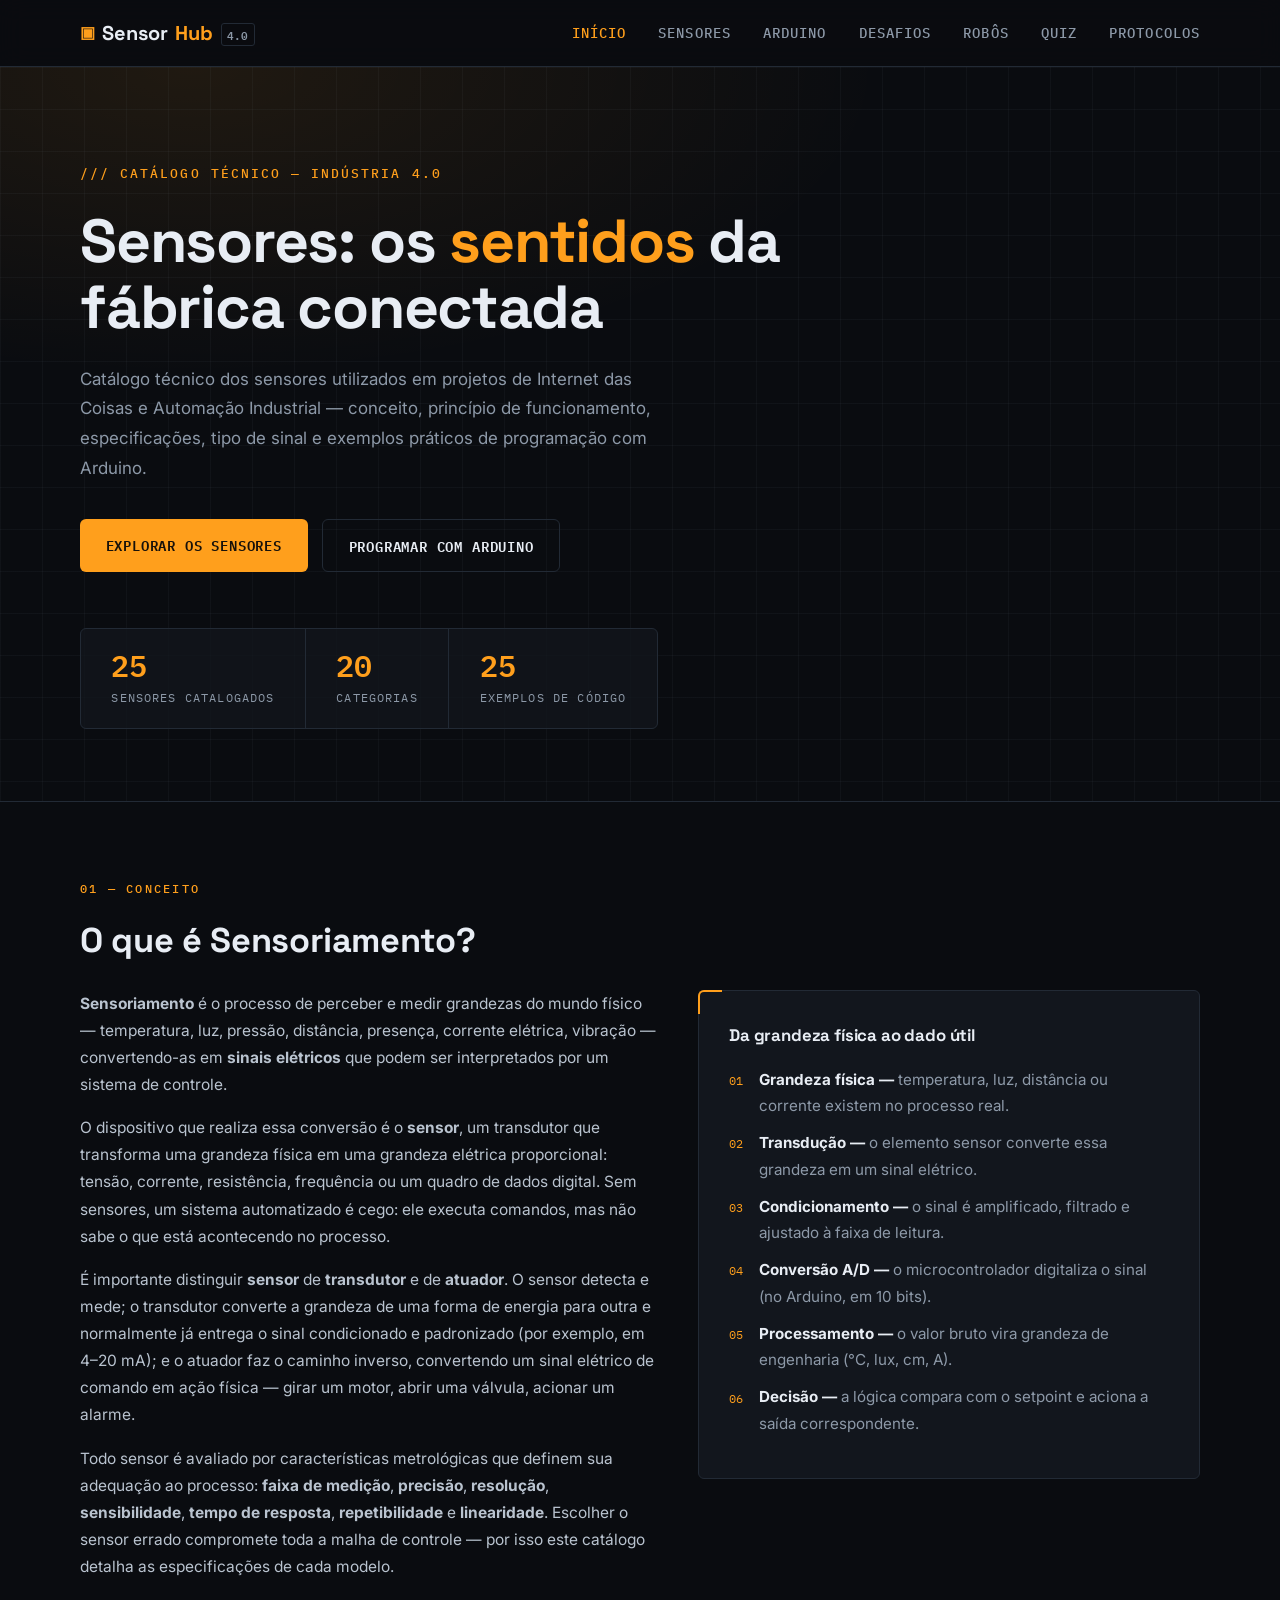
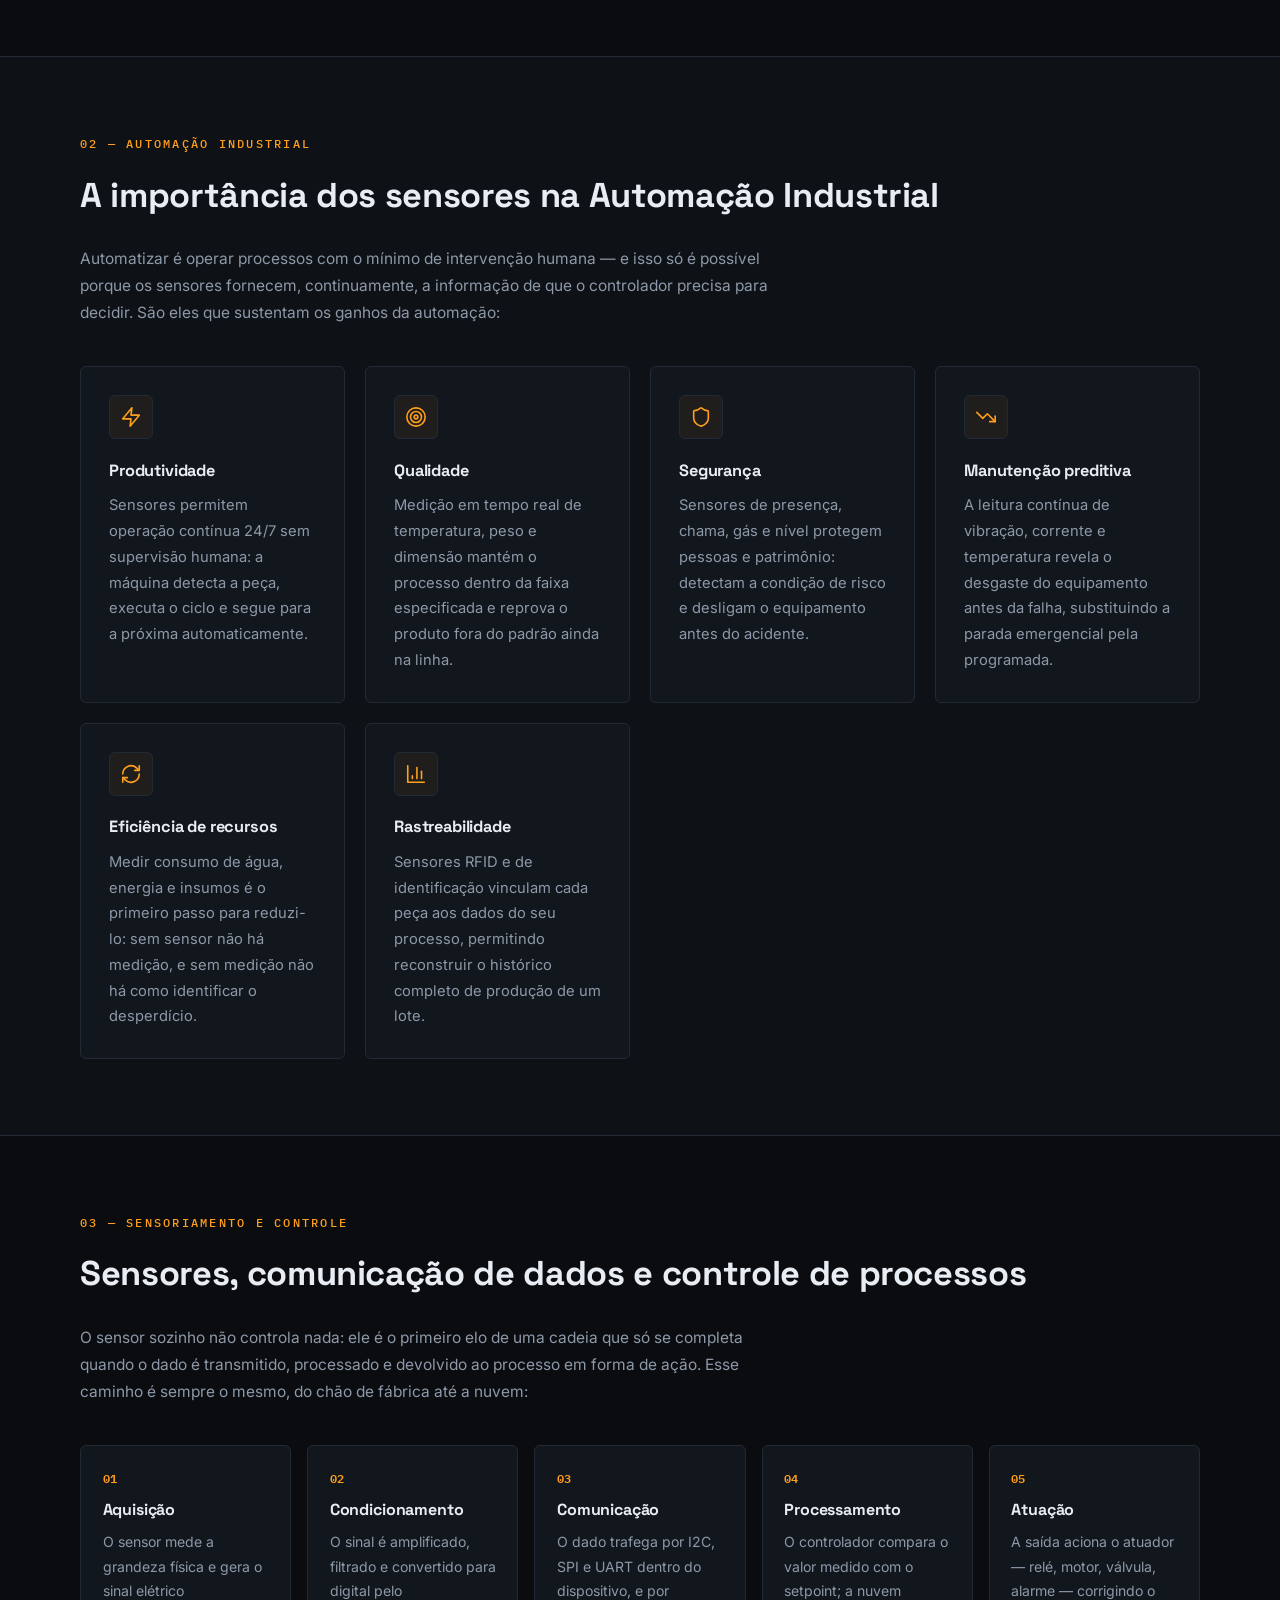
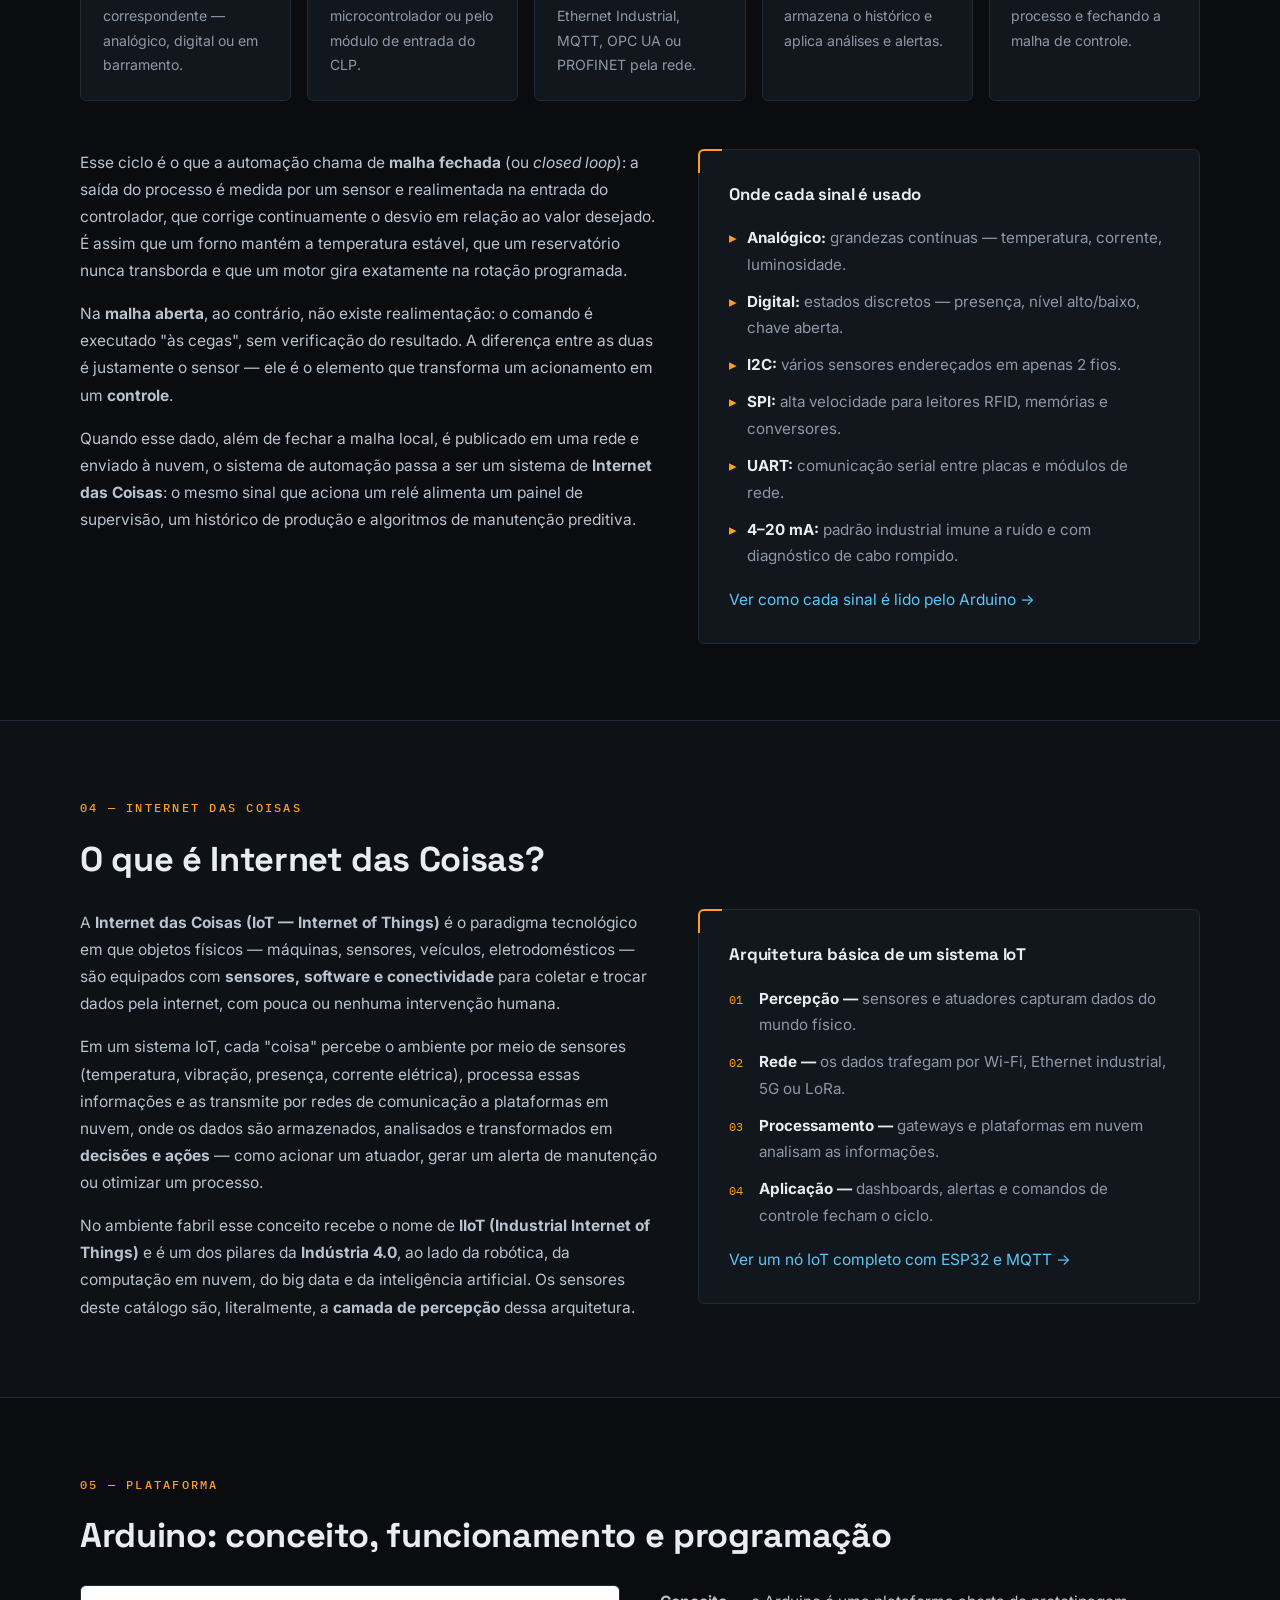
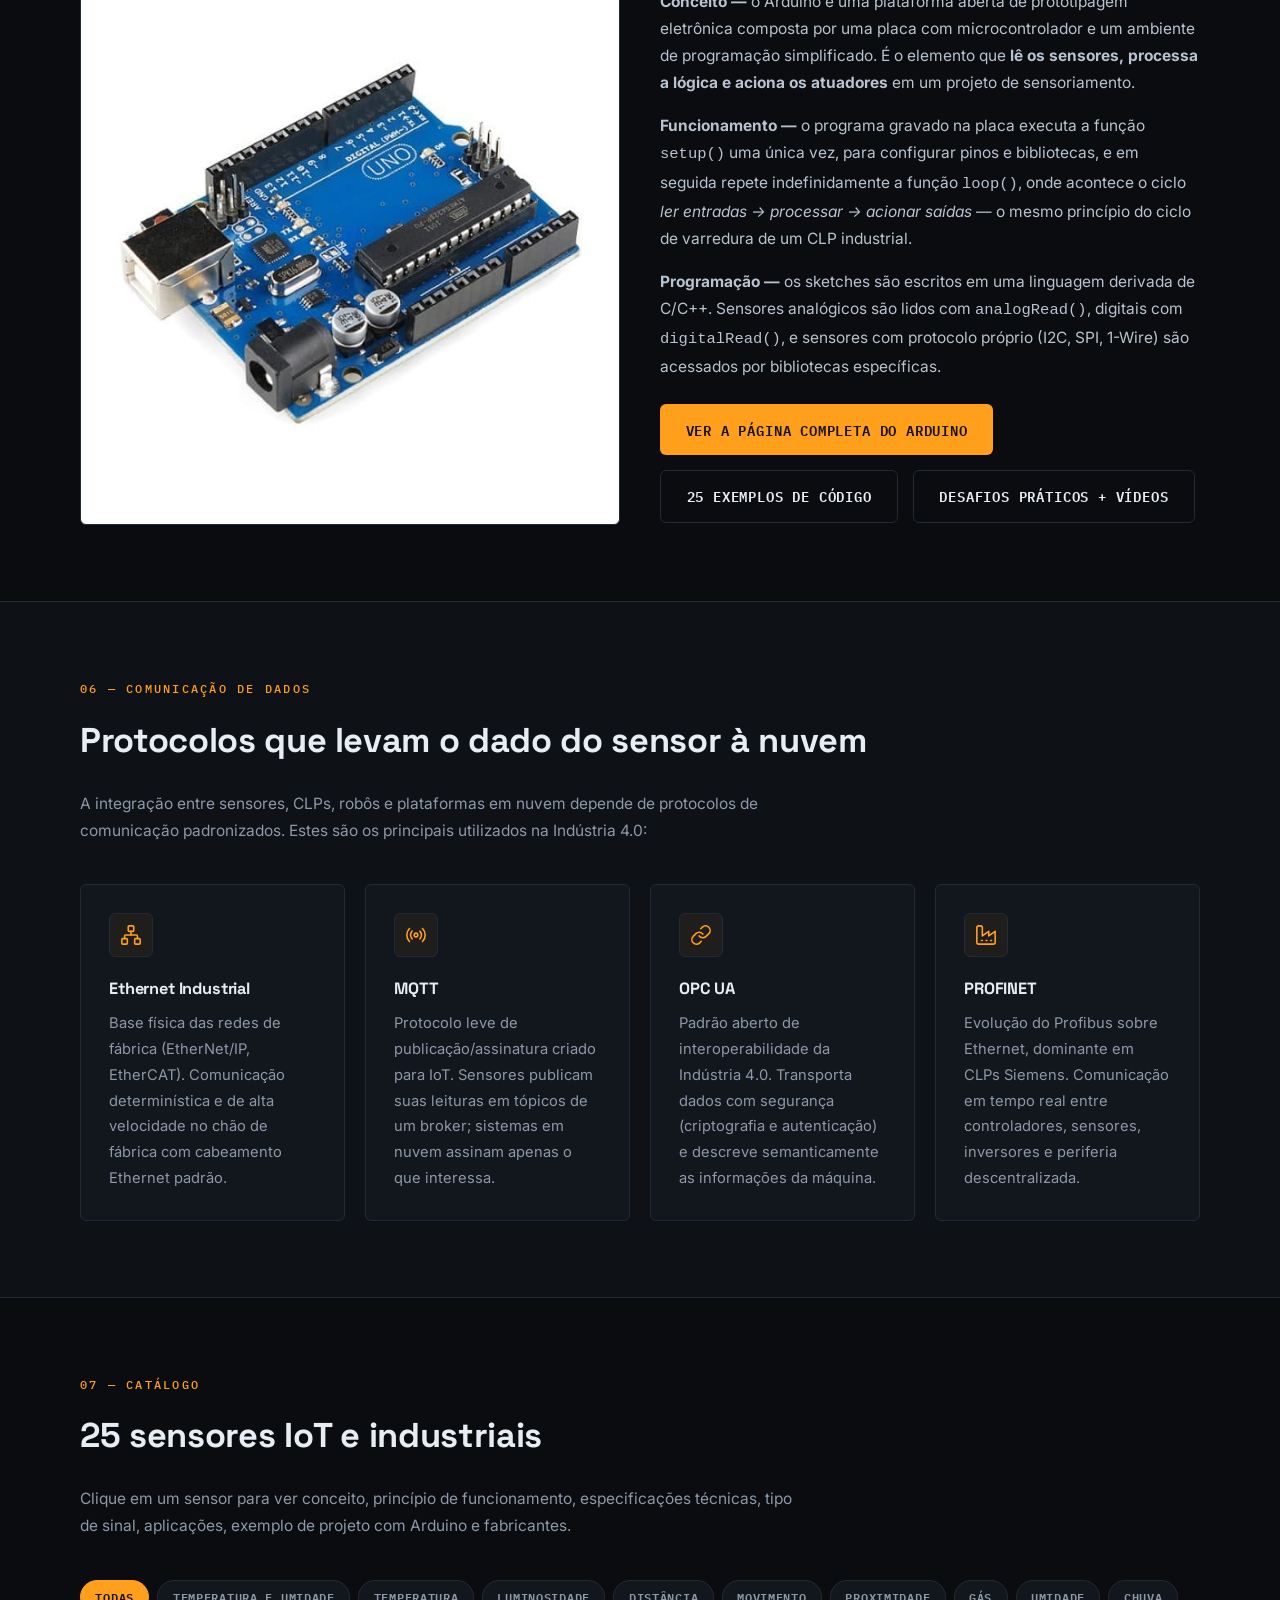
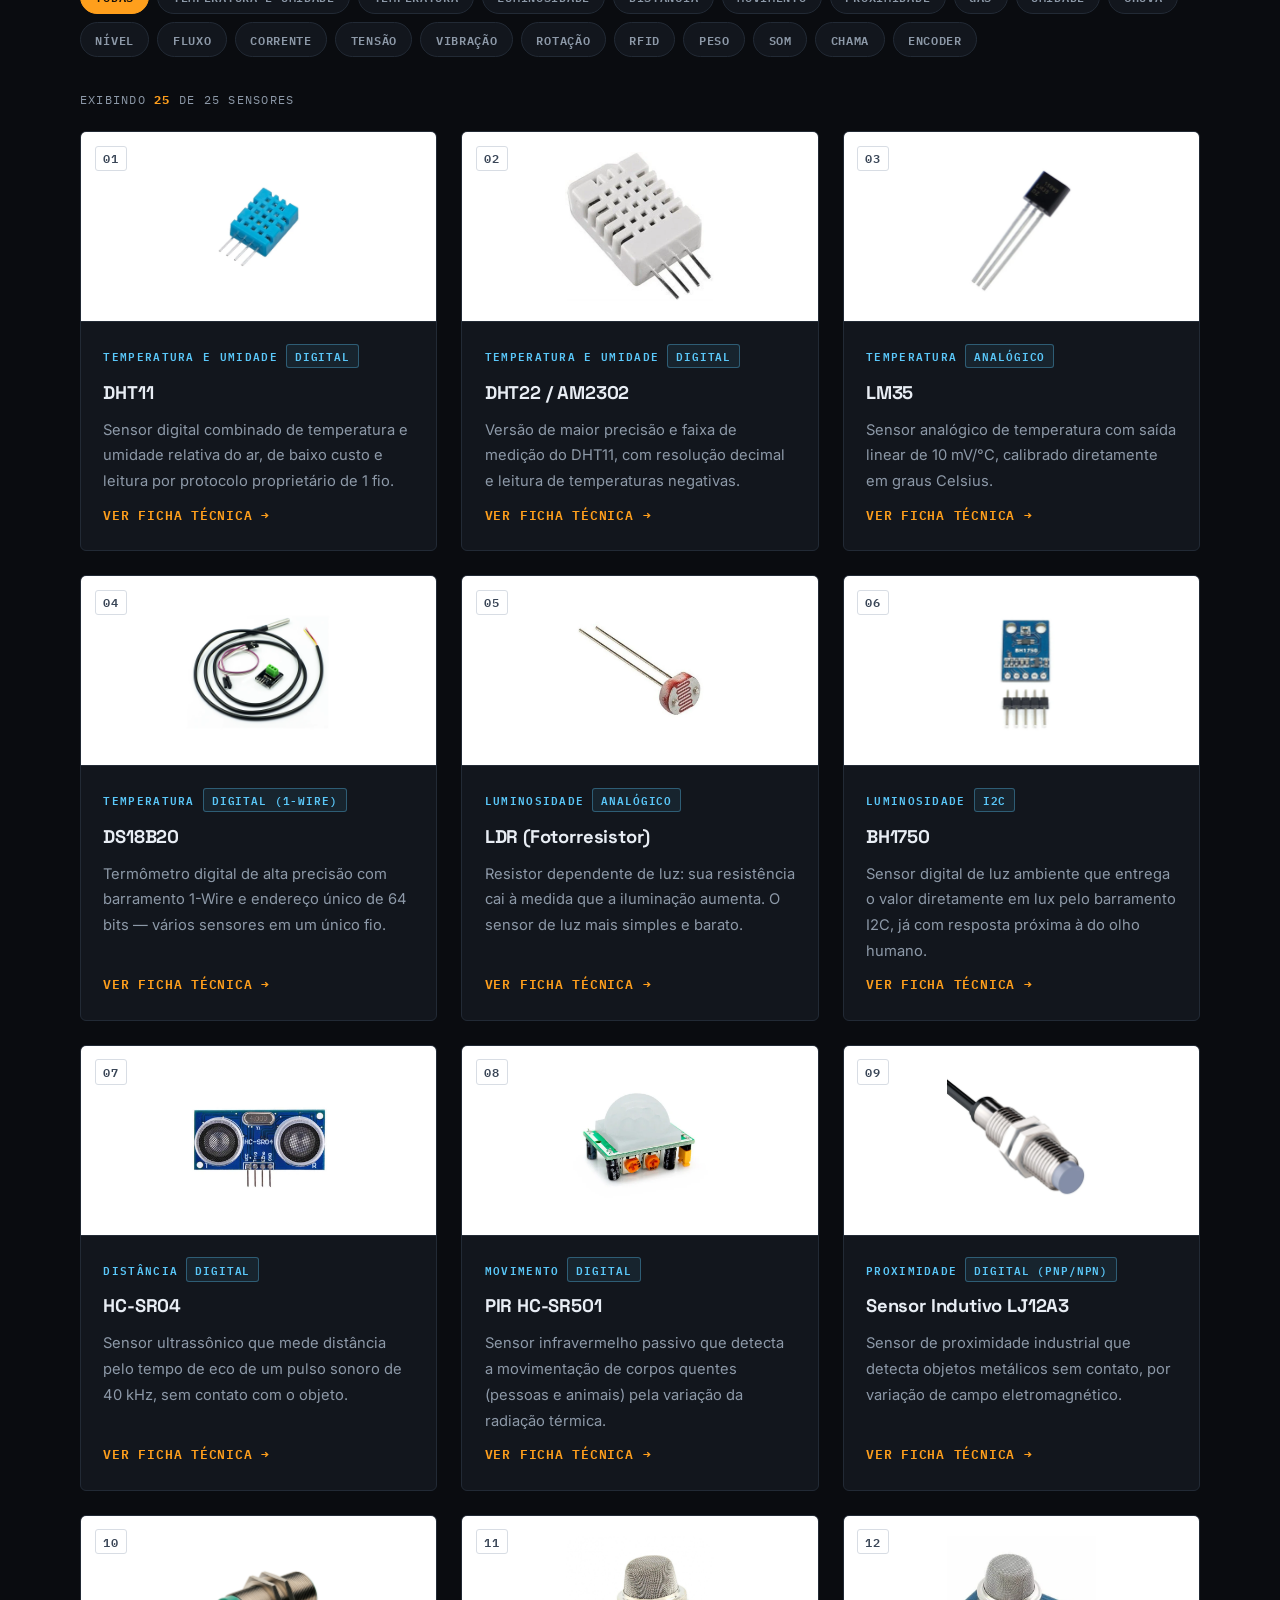
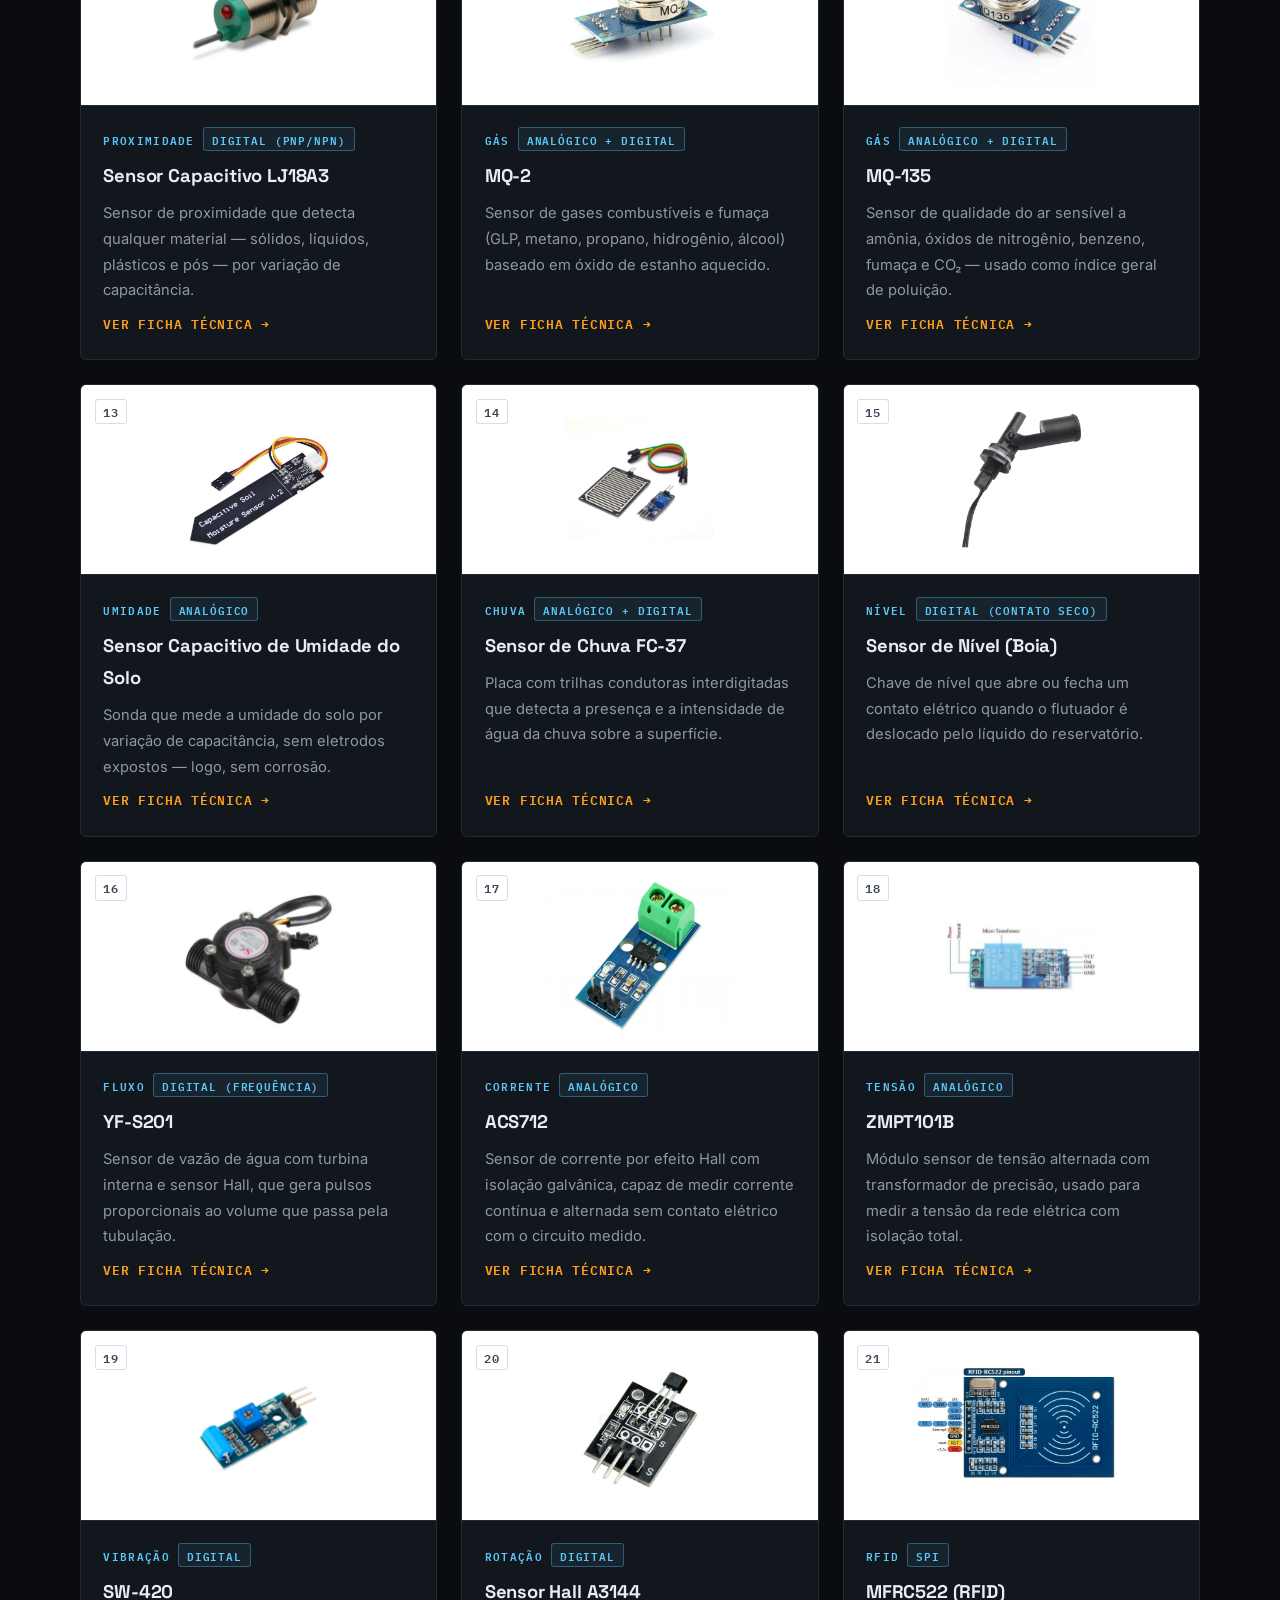
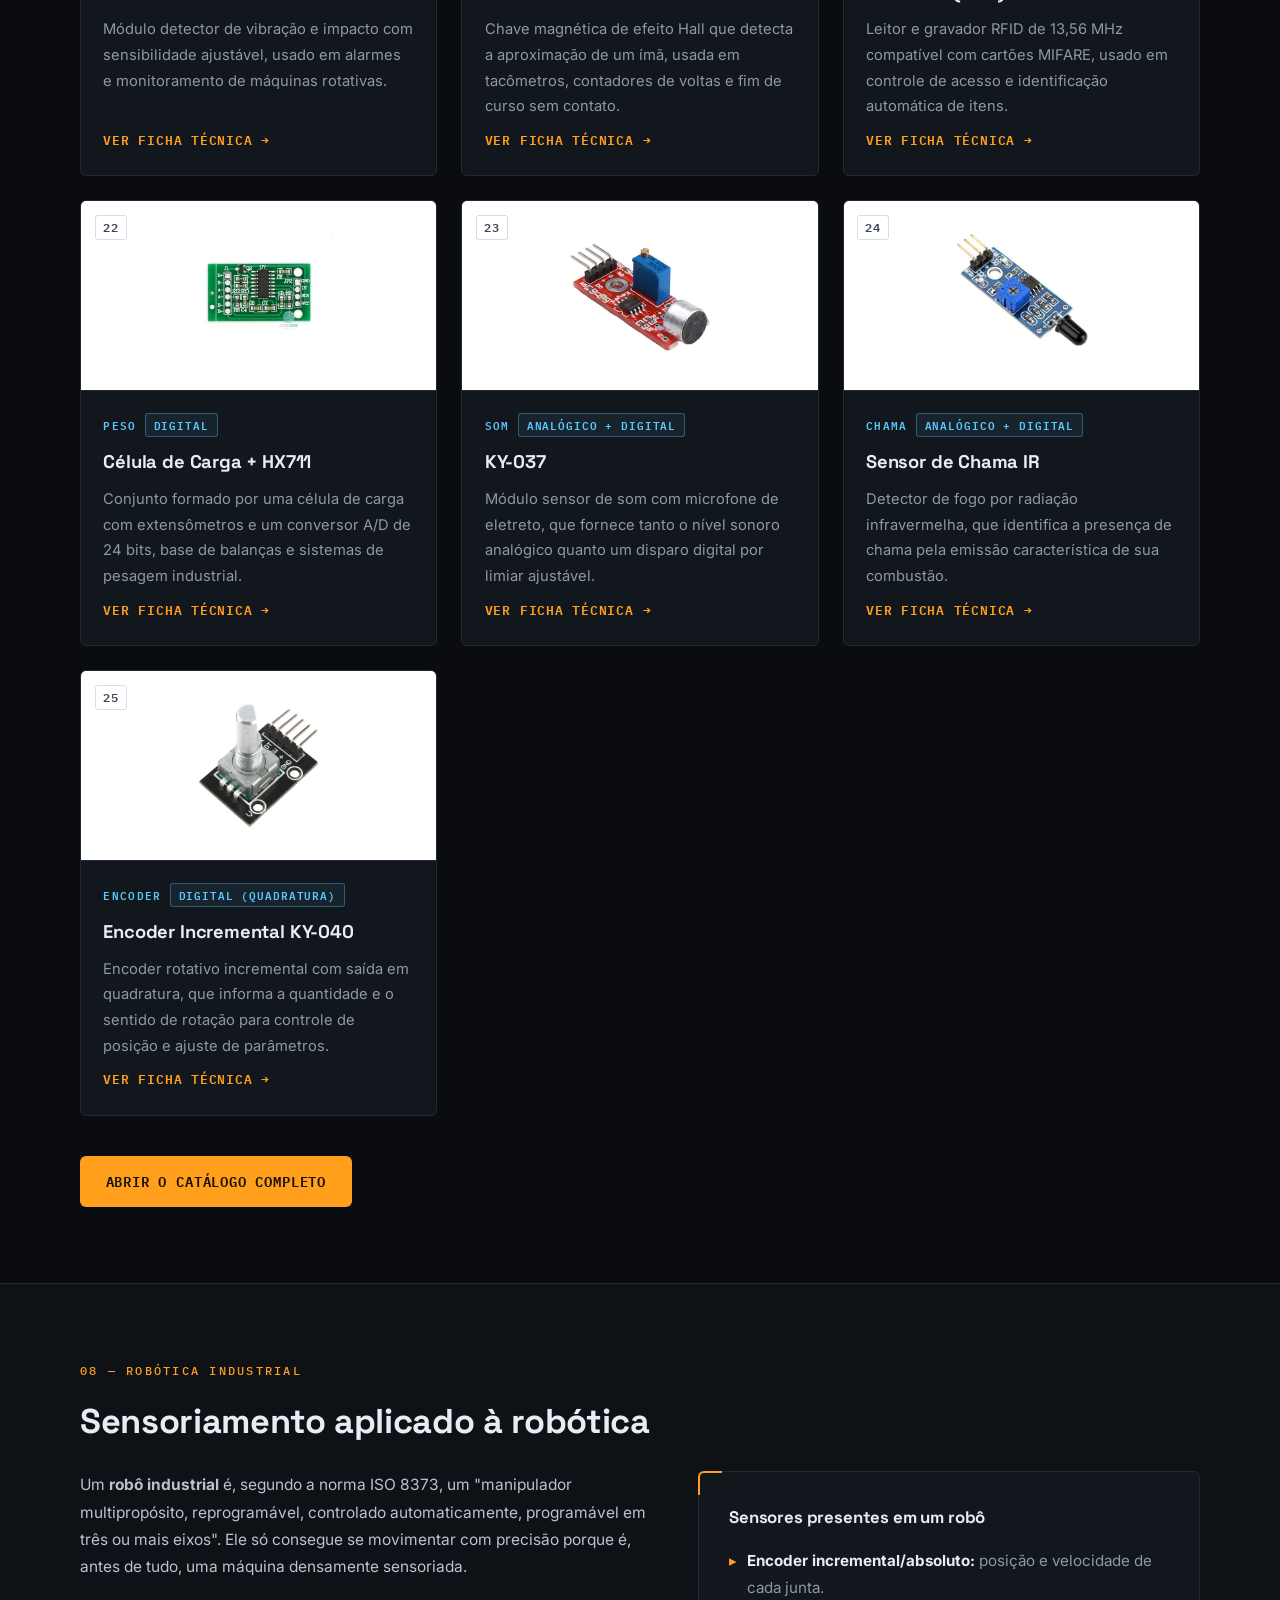
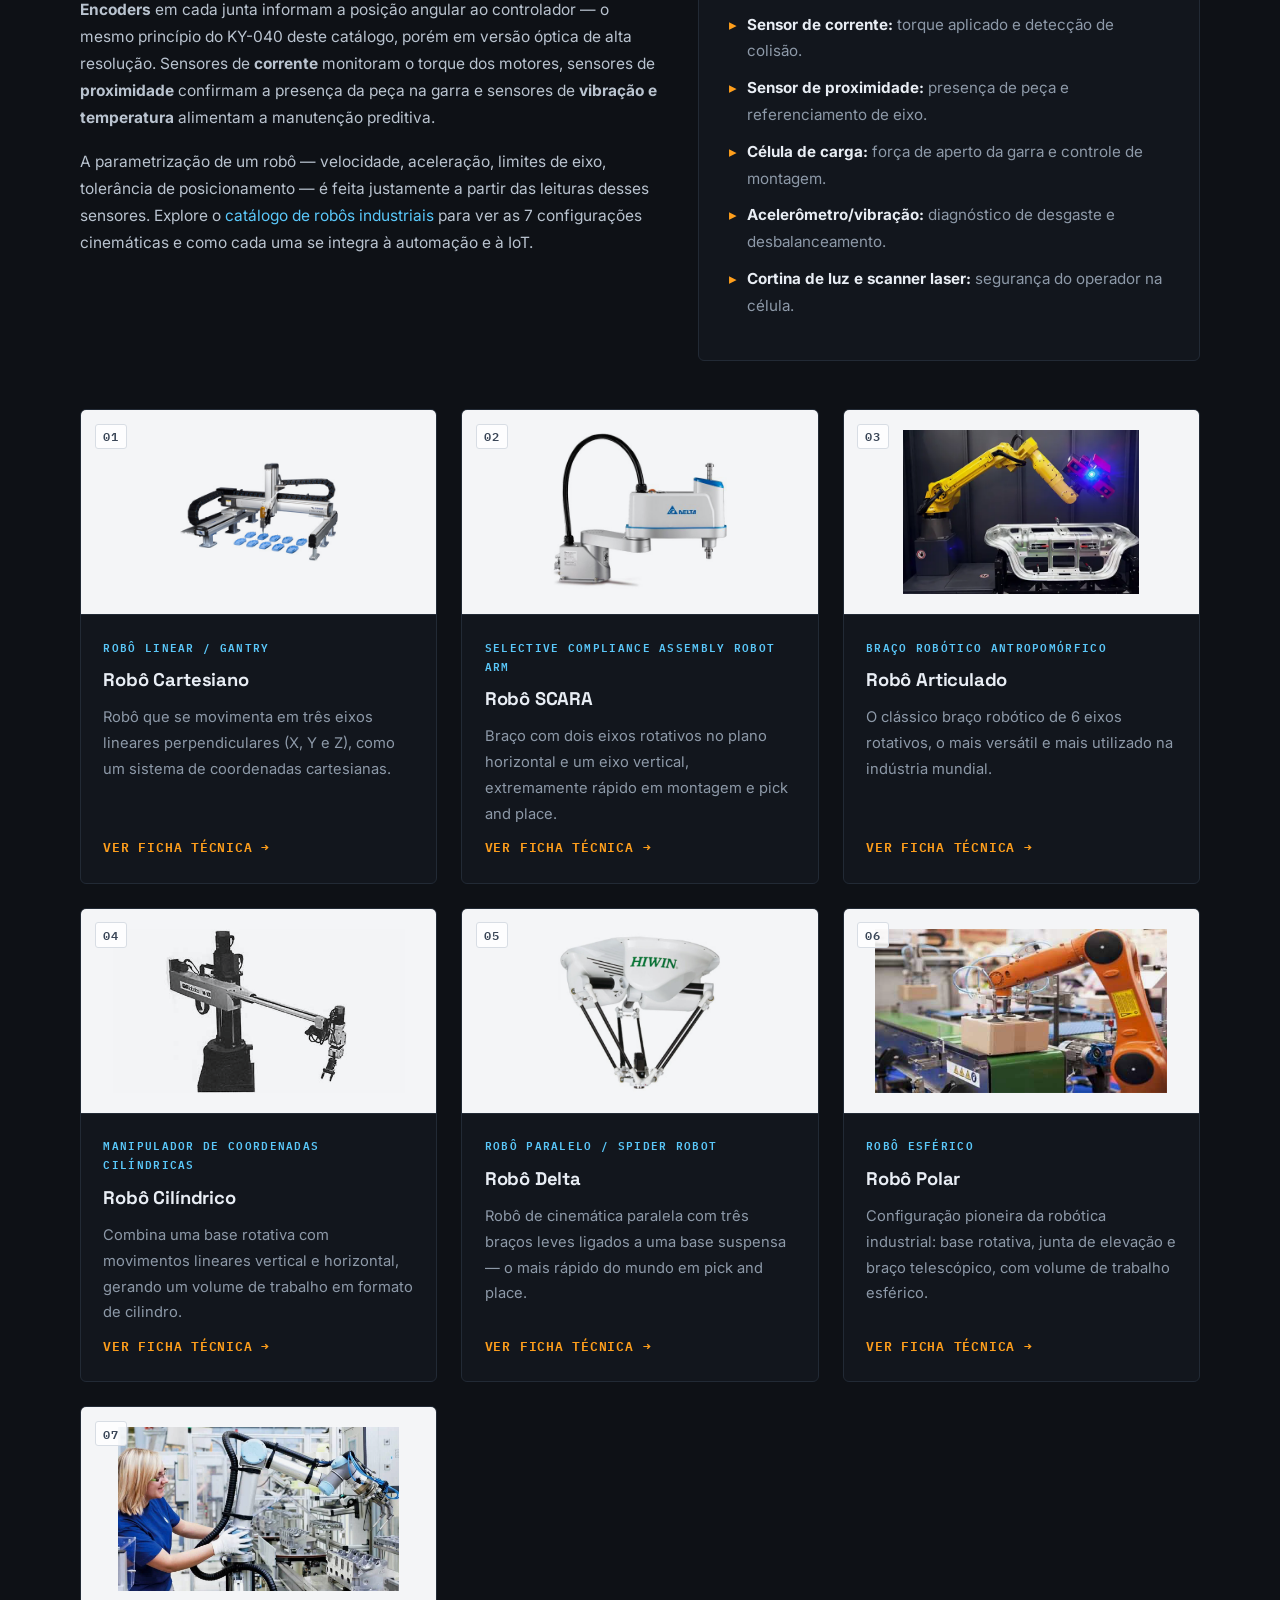
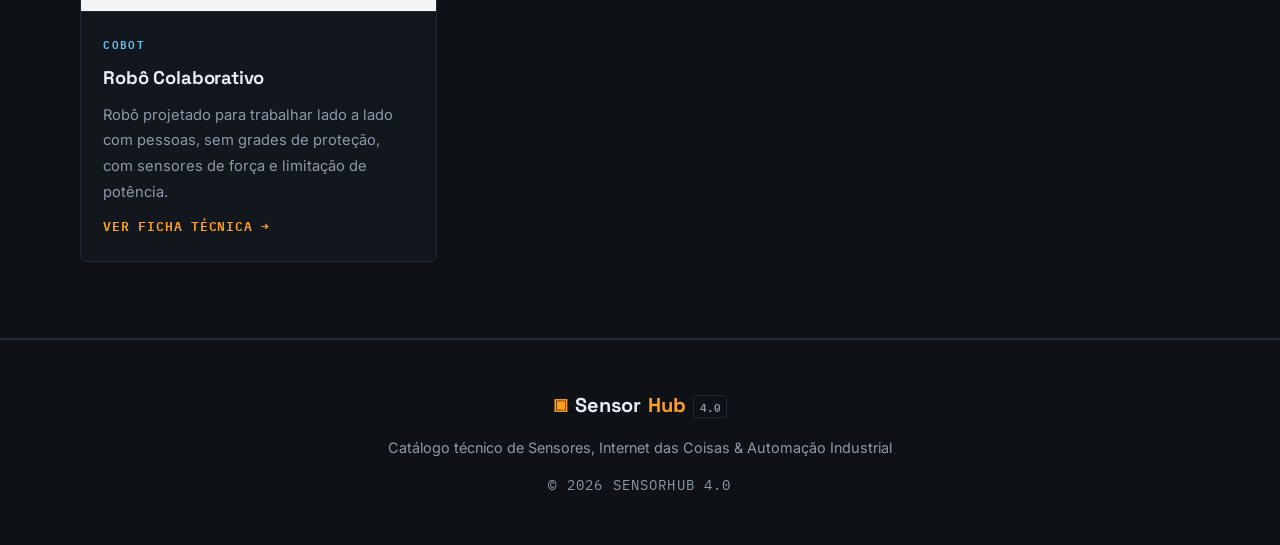
<file: index.html>
<!DOCTYPE html>
<html lang="pt-BR">
<head>
  <meta charset="UTF-8" />
  <meta name="viewport" content="width=device-width, initial-scale=1.0" />
  <meta name="description" content="Catálogo técnico digital de sensores IoT e industriais: conceito de sensoriamento, importância na automação, comunicação de dados, Arduino e 25 fichas técnicas completas." />
  <title>SensorHub 4.0 — Sensores IoT &amp; Automação Industrial</title>
  <link rel="icon" href="data:image/svg+xml,<svg xmlns=%22http://www.w3.org/2000/svg%22 viewBox=%220 0 100 100%22><rect x=%2215%22 y=%2225%22 width=%2270%22 height=%2255%22 rx=%2210%22 fill=%22%23ff9f1c%22/><circle cx=%2238%22 cy=%2250%22 r=%228%22 fill=%22%230a0c10%22/><circle cx=%2262%22 cy=%2250%22 r=%228%22 fill=%22%230a0c10%22/><rect x=%2247%22 y=%2210%22 width=%226%22 height=%2215%22 fill=%22%23ff9f1c%22/></svg>" />
  <!-- Tipografia do projeto: Space Grotesk (títulos), Inter (texto), IBM Plex Mono (rótulos técnicos) -->
  <link rel="preconnect" href="https://fonts.googleapis.com" />
  <link rel="preconnect" href="https://fonts.gstatic.com" crossorigin />
  <link href="https://fonts.googleapis.com/css2?family=Space+Grotesk:wght@400;500;600;700&family=Inter:wght@400;500;600;700&family=IBM+Plex+Mono:wght@400;500;600&display=swap" rel="stylesheet" />
  <link rel="stylesheet" href="css/style.css" />
</head>
<body>

  <!-- ===== CABEÇALHO / MENU DE NAVEGAÇÃO ===== -->
  <header class="cabecalho">
    <nav class="nav container">
      <a href="index.html" class="logo"><span class="logo-marca">▣</span> Sensor<span>Hub</span><em>4.0</em></a>

      <!-- Botão hambúrguer exibido apenas no mobile (controlado pelo JS) -->
      <button class="nav-toggle" id="navToggle" aria-label="Abrir menu" aria-expanded="false">
        <span></span><span></span><span></span>
      </button>

      <ul class="nav-lista" id="navLista">
        <li><a href="index.html" class="ativo">Início</a></li>
        <li><a href="sensores.html">Sensores</a></li>
        <li><a href="arduino.html">Arduino</a></li>
        <li><a href="desafios.html">Desafios</a></li>
        <li><a href="robos.html">Robôs</a></li>
        <li><a href="quiz.html">Quiz</a></li>
        <li><a href="index.html#protocolos">Protocolos</a></li>
      </ul>
    </nav>
  </header>

  <!-- ===== HERO ===== -->
  <section class="hero">
    <div class="container hero-conteudo revelar">
      <p class="hero-tag">/// catálogo técnico — indústria 4.0</p>
      <h1>Sensores: os <span>sentidos</span> da fábrica conectada</h1>
      <p class="hero-texto">
        Catálogo técnico dos sensores utilizados em projetos de Internet das Coisas e Automação
        Industrial — conceito, princípio de funcionamento, especificações, tipo de sinal e
        exemplos práticos de programação com Arduino.
      </p>
      <div class="hero-botoes">
        <a href="sensores.html" class="botao">Explorar os sensores</a>
        <a href="arduino.html" class="botao botao-vazado">Programar com Arduino</a>
      </div>

      <!-- Contadores animados via JavaScript -->
      <div class="hero-numeros">
        <div class="numero-item">
          <strong><span class="contador" data-alvo="25">0</span></strong>
          <span>sensores catalogados</span>
        </div>
        <div class="numero-item">
          <strong><span class="contador" data-alvo="20">0</span></strong>
          <span>categorias</span>
        </div>
        <div class="numero-item">
          <strong><span class="contador" data-alvo="25">0</span></strong>
          <span>exemplos de código</span>
        </div>
      </div>
    </div>
  </section>

  <main>

    <!-- ===== 1. CONCEITO DE SENSORIAMENTO ===== -->
    <section class="secao" id="sensoriamento">
      <div class="container">
        <p class="kicker revelar">01 — conceito</p>
        <h2 class="secao-titulo revelar">O que é Sensoriamento?</h2>
        <div class="grade-2 revelar">
          <div class="cartao-texto">
            <p>
              <strong>Sensoriamento</strong> é o processo de perceber e medir grandezas do mundo
              físico — temperatura, luz, pressão, distância, presença, corrente elétrica, vibração —
              convertendo-as em <strong>sinais elétricos</strong> que podem ser interpretados por um
              sistema de controle.
            </p>
            <p>
              O dispositivo que realiza essa conversão é o <strong>sensor</strong>, um transdutor
              que transforma uma grandeza física em uma grandeza elétrica proporcional: tensão,
              corrente, resistência, frequência ou um quadro de dados digital. Sem sensores, um
              sistema automatizado é cego: ele executa comandos, mas não sabe o que está
              acontecendo no processo.
            </p>
            <p>
              É importante distinguir <strong>sensor</strong> de <strong>transdutor</strong> e de
              <strong>atuador</strong>. O sensor detecta e mede; o transdutor converte a grandeza de
              uma forma de energia para outra e normalmente já entrega o sinal condicionado e
              padronizado (por exemplo, em 4–20 mA); e o atuador faz o caminho inverso, convertendo
              um sinal elétrico de comando em ação física — girar um motor, abrir uma válvula,
              acionar um alarme.
            </p>
            <p>
              Todo sensor é avaliado por características metrológicas que definem sua adequação ao
              processo: <strong>faixa de medição</strong>, <strong>precisão</strong>,
              <strong>resolução</strong>, <strong>sensibilidade</strong>,
              <strong>tempo de resposta</strong>, <strong>repetibilidade</strong> e
              <strong>linearidade</strong>. Escolher o sensor errado compromete toda a malha de
              controle — por isso este catálogo detalha as especificações de cada modelo.
            </p>
          </div>
          <div class="cartao-destaque">
            <h3>Da grandeza física ao dado útil</h3>
            <ol class="lista-passos">
              <li><strong>Grandeza física —</strong> temperatura, luz, distância ou corrente existem no processo real.</li>
              <li><strong>Transdução —</strong> o elemento sensor converte essa grandeza em um sinal elétrico.</li>
              <li><strong>Condicionamento —</strong> o sinal é amplificado, filtrado e ajustado à faixa de leitura.</li>
              <li><strong>Conversão A/D —</strong> o microcontrolador digitaliza o sinal (no Arduino, em 10 bits).</li>
              <li><strong>Processamento —</strong> o valor bruto vira grandeza de engenharia (°C, lux, cm, A).</li>
              <li><strong>Decisão —</strong> a lógica compara com o setpoint e aciona a saída correspondente.</li>
            </ol>
          </div>
        </div>
      </div>
    </section>

    <!-- ===== 2. IMPORTÂNCIA DOS SENSORES NA AUTOMAÇÃO INDUSTRIAL ===== -->
    <section class="secao secao-alt" id="automacao">
      <div class="container">
        <p class="kicker revelar">02 — automação industrial</p>
        <h2 class="secao-titulo revelar">A importância dos sensores na Automação Industrial</h2>
        <p class="secao-subtitulo revelar">
          Automatizar é operar processos com o mínimo de intervenção humana — e isso só é possível
          porque os sensores fornecem, continuamente, a informação de que o controlador precisa para
          decidir. São eles que sustentam os ganhos da automação:
        </p>
        <div class="grade-cartoes revelar">
          <article class="cartao-icone">
            <div class="icone">
              <svg viewBox="0 0 24 24" fill="none" stroke="currentColor" stroke-width="1.75" stroke-linecap="round" stroke-linejoin="round"><path d="M13 2 3 14h9l-1 8 10-12h-9l1-8z"/></svg>
            </div>
            <h3>Produtividade</h3>
            <p>Sensores permitem operação contínua 24/7 sem supervisão humana: a máquina detecta a peça, executa o ciclo e segue para a próxima automaticamente.</p>
          </article>
          <article class="cartao-icone">
            <div class="icone">
              <svg viewBox="0 0 24 24" fill="none" stroke="currentColor" stroke-width="1.75" stroke-linecap="round" stroke-linejoin="round"><circle cx="12" cy="12" r="10"/><circle cx="12" cy="12" r="6"/><circle cx="12" cy="12" r="2"/></svg>
            </div>
            <h3>Qualidade</h3>
            <p>Medição em tempo real de temperatura, peso e dimensão mantém o processo dentro da faixa especificada e reprova o produto fora do padrão ainda na linha.</p>
          </article>
          <article class="cartao-icone">
            <div class="icone">
              <svg viewBox="0 0 24 24" fill="none" stroke="currentColor" stroke-width="1.75" stroke-linecap="round" stroke-linejoin="round"><path d="M20 13c0 5-3.5 7.5-7.66 8.95a1 1 0 0 1-.67-.01C7.5 20.5 4 18 4 13V6a1 1 0 0 1 1-1c2 0 4.5-1.2 6.24-2.72a1.17 1.17 0 0 1 1.52 0C14.51 3.81 17 5 19 5a1 1 0 0 1 1 1z"/></svg>
            </div>
            <h3>Segurança</h3>
            <p>Sensores de presença, chama, gás e nível protegem pessoas e patrimônio: detectam a condição de risco e desligam o equipamento antes do acidente.</p>
          </article>
          <article class="cartao-icone">
            <div class="icone">
              <svg viewBox="0 0 24 24" fill="none" stroke="currentColor" stroke-width="1.75" stroke-linecap="round" stroke-linejoin="round"><polyline points="22 17 13.5 8.5 8.5 13.5 2 7"/><polyline points="16 17 22 17 22 11"/></svg>
            </div>
            <h3>Manutenção preditiva</h3>
            <p>A leitura contínua de vibração, corrente e temperatura revela o desgaste do equipamento antes da falha, substituindo a parada emergencial pela programada.</p>
          </article>
          <article class="cartao-icone">
            <div class="icone">
              <svg viewBox="0 0 24 24" fill="none" stroke="currentColor" stroke-width="1.75" stroke-linecap="round" stroke-linejoin="round"><path d="M3 12a9 9 0 0 1 15-6.7L21 8"/><path d="M21 3v5h-5"/><path d="M21 12a9 9 0 0 1-15 6.7L3 16"/><path d="M3 21v-5h5"/></svg>
            </div>
            <h3>Eficiência de recursos</h3>
            <p>Medir consumo de água, energia e insumos é o primeiro passo para reduzi-lo: sem sensor não há medição, e sem medição não há como identificar o desperdício.</p>
          </article>
          <article class="cartao-icone">
            <div class="icone">
              <svg viewBox="0 0 24 24" fill="none" stroke="currentColor" stroke-width="1.75" stroke-linecap="round" stroke-linejoin="round"><path d="M3 3v18h18"/><path d="M18 17V9"/><path d="M13 17V5"/><path d="M8 17v-3"/></svg>
            </div>
            <h3>Rastreabilidade</h3>
            <p>Sensores RFID e de identificação vinculam cada peça aos dados do seu processo, permitindo reconstruir o histórico completo de produção de um lote.</p>
          </article>
        </div>
      </div>
    </section>

    <!-- ===== 3. SENSORES, COMUNICAÇÃO DE DADOS E CONTROLE DE PROCESSOS ===== -->
    <section class="secao" id="controle">
      <div class="container">
        <p class="kicker revelar">03 — sensoriamento e controle</p>
        <h2 class="secao-titulo revelar">Sensores, comunicação de dados e controle de processos</h2>
        <p class="secao-subtitulo revelar">
          O sensor sozinho não controla nada: ele é o primeiro elo de uma cadeia que só se completa
          quando o dado é transmitido, processado e devolvido ao processo em forma de ação. Esse
          caminho é sempre o mesmo, do chão de fábrica até a nuvem:
        </p>

        <!-- Fluxo do dado: aquisição → comunicação → processamento → atuação -->
        <div class="fluxo-dados revelar">
          <article class="fluxo-etapa">
            <h3>Aquisição</h3>
            <p>O sensor mede a grandeza física e gera o sinal elétrico correspondente — analógico, digital ou em barramento.</p>
          </article>
          <article class="fluxo-etapa">
            <h3>Condicionamento</h3>
            <p>O sinal é amplificado, filtrado e convertido para digital pelo microcontrolador ou pelo módulo de entrada do CLP.</p>
          </article>
          <article class="fluxo-etapa">
            <h3>Comunicação</h3>
            <p>O dado trafega por I2C, SPI e UART dentro do dispositivo, e por Ethernet Industrial, MQTT, OPC UA ou PROFINET pela rede.</p>
          </article>
          <article class="fluxo-etapa">
            <h3>Processamento</h3>
            <p>O controlador compara o valor medido com o setpoint; a nuvem armazena o histórico e aplica análises e alertas.</p>
          </article>
          <article class="fluxo-etapa">
            <h3>Atuação</h3>
            <p>A saída aciona o atuador — relé, motor, válvula, alarme — corrigindo o processo e fechando a malha de controle.</p>
          </article>
        </div>

        <div class="grade-2 revelar" style="margin-top: 3rem;">
          <div class="cartao-texto">
            <p>
              Esse ciclo é o que a automação chama de <strong>malha fechada</strong> (ou
              <em>closed loop</em>): a saída do processo é medida por um sensor e realimentada na
              entrada do controlador, que corrige continuamente o desvio em relação ao valor
              desejado. É assim que um forno mantém a temperatura estável, que um reservatório
              nunca transborda e que um motor gira exatamente na rotação programada.
            </p>
            <p>
              Na <strong>malha aberta</strong>, ao contrário, não existe realimentação: o comando é
              executado "às cegas", sem verificação do resultado. A diferença entre as duas é
              justamente o sensor — ele é o elemento que transforma um acionamento em um
              <strong>controle</strong>.
            </p>
            <p>
              Quando esse dado, além de fechar a malha local, é publicado em uma rede e enviado à
              nuvem, o sistema de automação passa a ser um sistema de
              <strong>Internet das Coisas</strong>: o mesmo sinal que aciona um relé alimenta um
              painel de supervisão, um histórico de produção e algoritmos de manutenção preditiva.
            </p>
          </div>
          <div class="cartao-destaque">
            <h3>Onde cada sinal é usado</h3>
            <ul class="lista-marcada">
              <li><strong>Analógico:</strong> grandezas contínuas — temperatura, corrente, luminosidade.</li>
              <li><strong>Digital:</strong> estados discretos — presença, nível alto/baixo, chave aberta.</li>
              <li><strong>I2C:</strong> vários sensores endereçados em apenas 2 fios.</li>
              <li><strong>SPI:</strong> alta velocidade para leitores RFID, memórias e conversores.</li>
              <li><strong>UART:</strong> comunicação serial entre placas e módulos de rede.</li>
              <li><strong>4–20 mA:</strong> padrão industrial imune a ruído e com diagnóstico de cabo rompido.</li>
            </ul>
            <p style="margin-top: 1rem;">
              <a href="arduino.html#comunicacao">Ver como cada sinal é lido pelo Arduino →</a>
            </p>
          </div>
        </div>
      </div>
    </section>

    <!-- ===== 4. CONCEITO DE IOT ===== -->
    <section class="secao secao-alt" id="iot">
      <div class="container">
        <p class="kicker revelar">04 — internet das coisas</p>
        <h2 class="secao-titulo revelar">O que é Internet das Coisas?</h2>
        <div class="grade-2 revelar">
          <div class="cartao-texto">
            <p>
              A <strong>Internet das Coisas (IoT — Internet of Things)</strong> é o paradigma
              tecnológico em que objetos físicos — máquinas, sensores, veículos, eletrodomésticos —
              são equipados com <strong>sensores, software e conectividade</strong> para coletar e
              trocar dados pela internet, com pouca ou nenhuma intervenção humana.
            </p>
            <p>
              Em um sistema IoT, cada "coisa" percebe o ambiente por meio de sensores
              (temperatura, vibração, presença, corrente elétrica), processa essas informações e as
              transmite por redes de comunicação a plataformas em nuvem, onde os dados são
              armazenados, analisados e transformados em <strong>decisões e ações</strong> — como
              acionar um atuador, gerar um alerta de manutenção ou otimizar um processo.
            </p>
            <p>
              No ambiente fabril esse conceito recebe o nome de <strong>IIoT (Industrial Internet
              of Things)</strong> e é um dos pilares da <strong>Indústria 4.0</strong>, ao lado da
              robótica, da computação em nuvem, do big data e da inteligência artificial. Os
              sensores deste catálogo são, literalmente, a <strong>camada de percepção</strong>
              dessa arquitetura.
            </p>
          </div>
          <div class="cartao-destaque">
            <h3>Arquitetura básica de um sistema IoT</h3>
            <ol class="lista-passos">
              <li><strong>Percepção —</strong> sensores e atuadores capturam dados do mundo físico.</li>
              <li><strong>Rede —</strong> os dados trafegam por Wi-Fi, Ethernet industrial, 5G ou LoRa.</li>
              <li><strong>Processamento —</strong> gateways e plataformas em nuvem analisam as informações.</li>
              <li><strong>Aplicação —</strong> dashboards, alertas e comandos de controle fecham o ciclo.</li>
            </ol>
            <p style="margin-top: 1rem;">
              <a href="arduino.html#placas">Ver um nó IoT completo com ESP32 e MQTT →</a>
            </p>
          </div>
        </div>
      </div>
    </section>

    <!-- ===== 5. ARDUINO: CONCEITO, FUNCIONAMENTO E PROGRAMAÇÃO ===== -->
    <section class="secao" id="arduino">
      <div class="container">
        <p class="kicker revelar">05 — plataforma</p>
        <h2 class="secao-titulo revelar">Arduino: conceito, funcionamento e programação</h2>

        <div class="arduino-hero revelar">
          <div class="arduino-imagem">
            <img src="img/arduino-uno.png" alt="Placa Arduino Uno R3" loading="lazy" />
          </div>
          <div class="cartao-texto">
            <p>
              <strong>Conceito —</strong> o Arduino é uma plataforma aberta de prototipagem
              eletrônica composta por uma placa com microcontrolador e um ambiente de programação
              simplificado. É o elemento que <strong>lê os sensores, processa a lógica e aciona os
              atuadores</strong> em um projeto de sensoriamento.
            </p>
            <p>
              <strong>Funcionamento —</strong> o programa gravado na placa executa a função
              <code>setup()</code> uma única vez, para configurar pinos e bibliotecas, e em seguida
              repete indefinidamente a função <code>loop()</code>, onde acontece o ciclo
              <em>ler entradas → processar → acionar saídas</em> — o mesmo princípio do ciclo de
              varredura de um CLP industrial.
            </p>
            <p>
              <strong>Programação —</strong> os sketches são escritos em uma linguagem derivada de
              C/C++. Sensores analógicos são lidos com <code>analogRead()</code>, digitais com
              <code>digitalRead()</code>, e sensores com protocolo próprio (I2C, SPI, 1-Wire) são
              acessados por bibliotecas específicas.
            </p>
            <div class="hero-botoes" style="margin-top: 1.5rem;">
              <a href="arduino.html" class="botao">Ver a página completa do Arduino</a>
              <a href="arduino.html#exemplos" class="botao botao-vazado">25 exemplos de código</a>
              <a href="desafios.html" class="botao botao-vazado">Desafios práticos + vídeos</a>
            </div>
          </div>
        </div>
      </div>
    </section>

    <!-- ===== 6. PROTOCOLOS DE COMUNICAÇÃO INDUSTRIAL (Capacidade C4) ===== -->
    <section class="secao secao-alt" id="protocolos">
      <div class="container">
        <p class="kicker revelar">06 — comunicação de dados</p>
        <h2 class="secao-titulo revelar">Protocolos que levam o dado do sensor à nuvem</h2>
        <p class="secao-subtitulo revelar">
          A integração entre sensores, CLPs, robôs e plataformas em nuvem depende de protocolos de
          comunicação padronizados. Estes são os principais utilizados na Indústria 4.0:
        </p>
        <div class="grade-cartoes revelar">
          <article class="cartao-icone">
            <div class="icone">
              <svg viewBox="0 0 24 24" fill="none" stroke="currentColor" stroke-width="1.75" stroke-linecap="round" stroke-linejoin="round"><rect x="16" y="16" width="6" height="6" rx="1"/><rect x="2" y="16" width="6" height="6" rx="1"/><rect x="9" y="2" width="6" height="6" rx="1"/><path d="M5 16v-3a1 1 0 0 1 1-1h12a1 1 0 0 1 1 1v3"/><path d="M12 12V8"/></svg>
            </div>
            <h3>Ethernet Industrial</h3>
            <p>Base física das redes de fábrica (EtherNet/IP, EtherCAT). Comunicação determinística e de alta velocidade no chão de fábrica com cabeamento Ethernet padrão.</p>
          </article>
          <article class="cartao-icone">
            <div class="icone">
              <svg viewBox="0 0 24 24" fill="none" stroke="currentColor" stroke-width="1.75" stroke-linecap="round" stroke-linejoin="round"><circle cx="12" cy="12" r="2"/><path d="M4.9 19.1C1 15.2 1 8.8 4.9 4.9"/><path d="M7.8 16.2c-2.3-2.3-2.3-6.1 0-8.5"/><path d="M16.2 7.8c2.3 2.3 2.3 6.1 0 8.5"/><path d="M19.1 4.9C23 8.8 23 15.2 19.1 19.1"/></svg>
            </div>
            <h3>MQTT</h3>
            <p>Protocolo leve de publicação/assinatura criado para IoT. Sensores publicam suas leituras em tópicos de um broker; sistemas em nuvem assinam apenas o que interessa.</p>
          </article>
          <article class="cartao-icone">
            <div class="icone">
              <svg viewBox="0 0 24 24" fill="none" stroke="currentColor" stroke-width="1.75" stroke-linecap="round" stroke-linejoin="round"><path d="M10 13a5 5 0 0 0 7.54.54l3-3a5 5 0 0 0-7.07-7.07l-1.72 1.71"/><path d="M14 11a5 5 0 0 0-7.54-.54l-3 3a5 5 0 0 0 7.07 7.07l1.71-1.71"/></svg>
            </div>
            <h3>OPC UA</h3>
            <p>Padrão aberto de interoperabilidade da Indústria 4.0. Transporta dados com segurança (criptografia e autenticação) e descreve semanticamente as informações da máquina.</p>
          </article>
          <article class="cartao-icone">
            <div class="icone">
              <svg viewBox="0 0 24 24" fill="none" stroke="currentColor" stroke-width="1.75" stroke-linecap="round" stroke-linejoin="round"><path d="M2 20a2 2 0 0 0 2 2h16a2 2 0 0 0 2-2V8l-7 5V8l-7 5V4a2 2 0 0 0-2-2H4a2 2 0 0 0-2 2Z"/><path d="M17 18h1"/><path d="M12 18h1"/><path d="M7 18h1"/></svg>
            </div>
            <h3>PROFINET</h3>
            <p>Evolução do Profibus sobre Ethernet, dominante em CLPs Siemens. Comunicação em tempo real entre controladores, sensores, inversores e periferia descentralizada.</p>
          </article>
        </div>
      </div>
    </section>

    <!-- ===== 7. PRÉVIA DO CATÁLOGO DE SENSORES ===== -->
    <section class="secao" id="previa-sensores">
      <div class="container">
        <p class="kicker revelar">07 — catálogo</p>
        <h2 class="secao-titulo revelar">25 sensores IoT e industriais</h2>
        <p class="secao-subtitulo revelar">
          Clique em um sensor para ver conceito, princípio de funcionamento, especificações
          técnicas, tipo de sinal, aplicações, exemplo de projeto com Arduino e fabricantes.
        </p>

        <!-- Chips de categoria e grade preenchidos pelo js/catalogo-sensores.js -->
        <div class="filtros revelar" id="filtrosCategoria"></div>
        <p class="contagem-resultados" id="contagemSensores"></p>
        <div class="grade-robos revelar" id="gradeSensores"></div>
        <p class="sem-resultados" id="semSensores" hidden>
          [ nenhum sensor encontrado para essa busca ]
        </p>

        <div class="hero-botoes" style="margin-top: 2.5rem;">
          <a href="sensores.html" class="botao">Abrir o catálogo completo</a>
        </div>
      </div>
    </section>

    <!-- ===== 8. ROBÓTICA INDUSTRIAL ===== -->
    <section class="secao secao-alt" id="robotica">
      <div class="container">
        <p class="kicker revelar">08 — robótica industrial</p>
        <h2 class="secao-titulo revelar">Sensoriamento aplicado à robótica</h2>
        <div class="grade-2 revelar">
          <div class="cartao-texto">
            <p>
              Um <strong>robô industrial</strong> é, segundo a norma ISO 8373, um "manipulador
              multipropósito, reprogramável, controlado automaticamente, programável em três ou mais
              eixos". Ele só consegue se movimentar com precisão porque é, antes de tudo, uma
              máquina densamente sensoriada.
            </p>
            <p>
              <strong>Encoders</strong> em cada junta informam a posição angular ao controlador —
              o mesmo princípio do KY-040 deste catálogo, porém em versão óptica de alta resolução.
              Sensores de <strong>corrente</strong> monitoram o torque dos motores,
              sensores de <strong>proximidade</strong> confirmam a presença da peça na garra e
              sensores de <strong>vibração e temperatura</strong> alimentam a manutenção preditiva.
            </p>
            <p>
              A parametrização de um robô — velocidade, aceleração, limites de eixo, tolerância de
              posicionamento — é feita justamente a partir das leituras desses sensores. Explore o
              <a href="robos.html">catálogo de robôs industriais</a> para ver as 7 configurações
              cinemáticas e como cada uma se integra à automação e à IoT.
            </p>
          </div>
          <div class="cartao-destaque">
            <h3>Sensores presentes em um robô</h3>
            <ul class="lista-marcada">
              <li><strong>Encoder incremental/absoluto:</strong> posição e velocidade de cada junta.</li>
              <li><strong>Sensor de corrente:</strong> torque aplicado e detecção de colisão.</li>
              <li><strong>Sensor de proximidade:</strong> presença de peça e referenciamento de eixo.</li>
              <li><strong>Célula de carga:</strong> força de aperto da garra e controle de montagem.</li>
              <li><strong>Acelerômetro/vibração:</strong> diagnóstico de desgaste e desbalanceamento.</li>
              <li><strong>Cortina de luz e scanner laser:</strong> segurança do operador na célula.</li>
            </ul>
          </div>
        </div>

        <!-- Grade preenchida dinamicamente pelo JavaScript (js/catalogo.js) -->
        <div class="grade-robos revelar" id="gradeRobos" style="margin-top: 3rem;"></div>
      </div>
    </section>

  </main>

  <!-- ===== RODAPÉ ===== -->
  <footer class="rodape">
    <div class="container rodape-conteudo">
      <a href="index.html" class="logo"><span class="logo-marca">▣</span> Sensor<span>Hub</span><em>4.0</em></a>
      <p>Catálogo técnico de Sensores, Internet das Coisas &amp; Automação Industrial</p>
      <p class="rodape-copy">© <span id="anoAtual"></span> SensorHub 4.0</p>
    </div>
  </footer>

  <!-- Scripts: bases de dados + comportamento geral + renderização dos catálogos -->
  <script src="js/dados-sensores.js"></script>
  <script src="js/dados-robos.js"></script>
  <script src="js/main.js"></script>
  <script src="js/catalogo-sensores.js"></script>
  <script src="js/catalogo.js"></script>
</body>
</html>
</file>
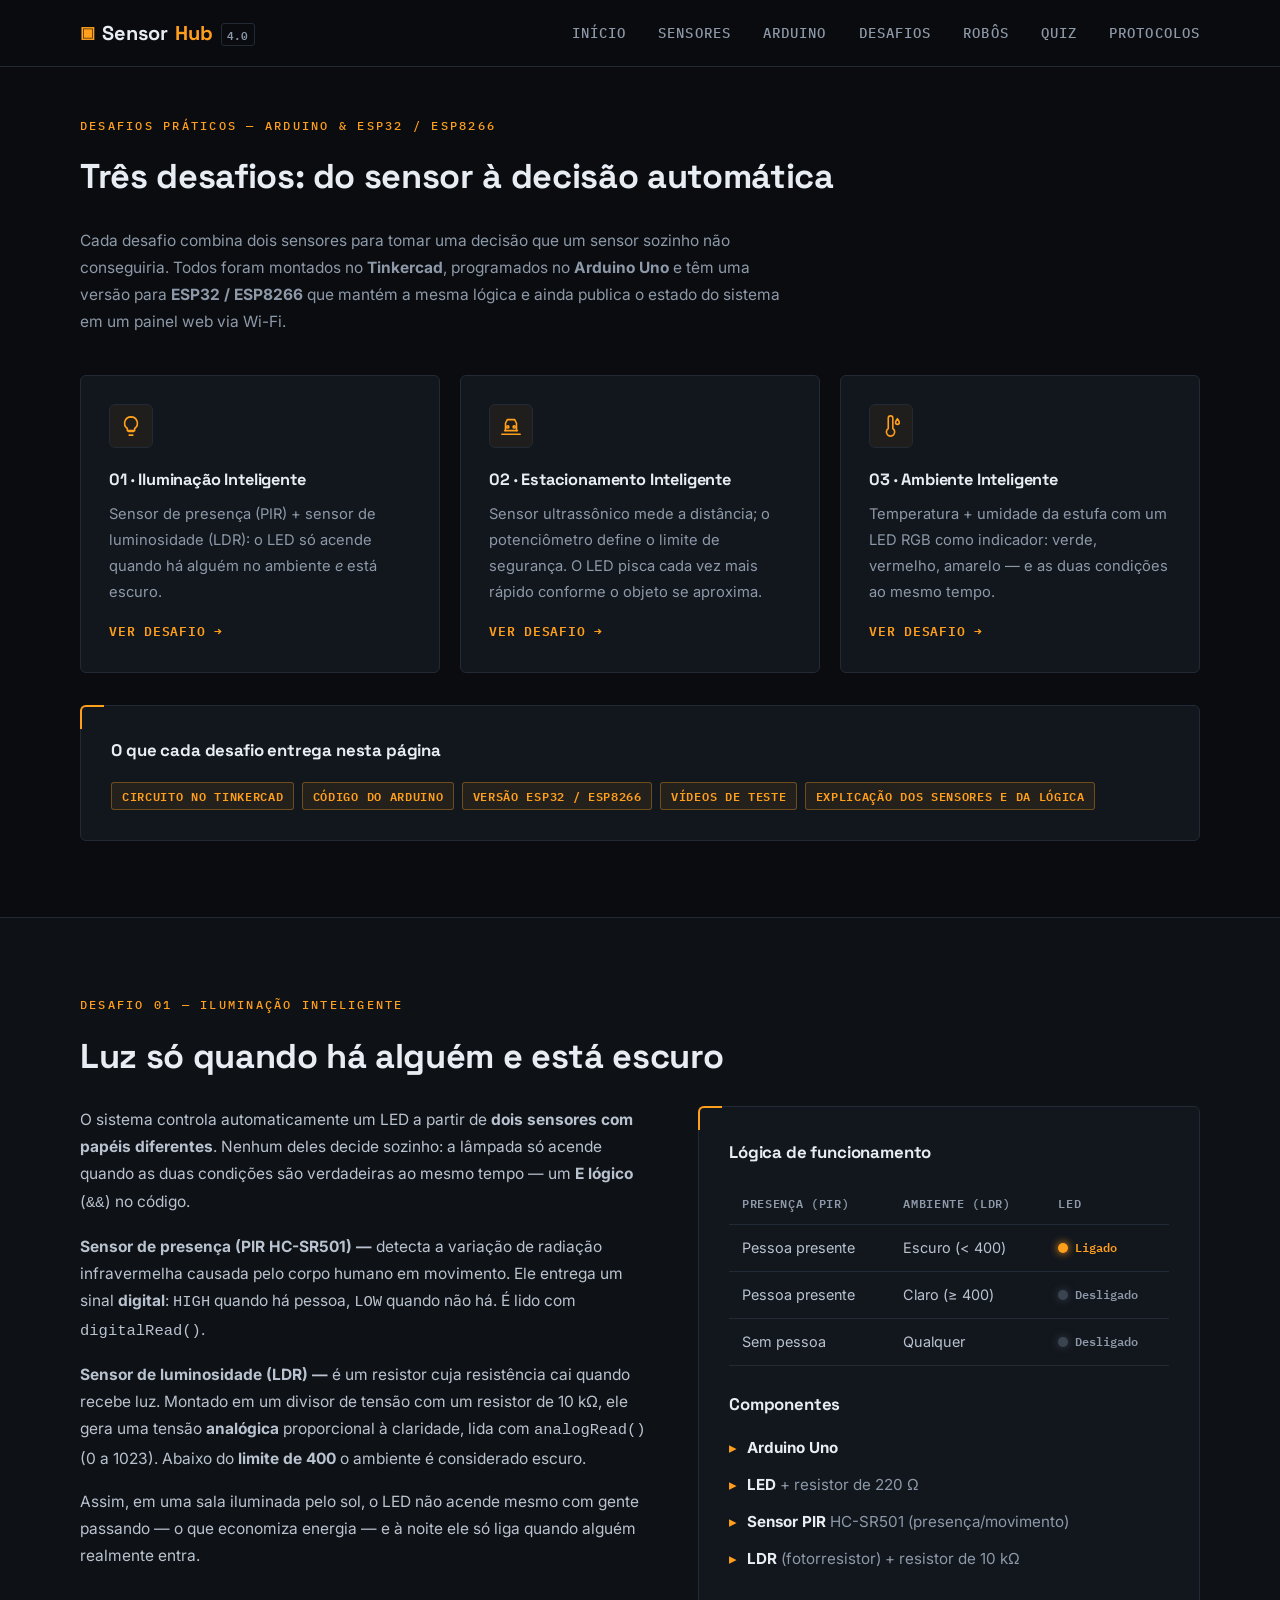
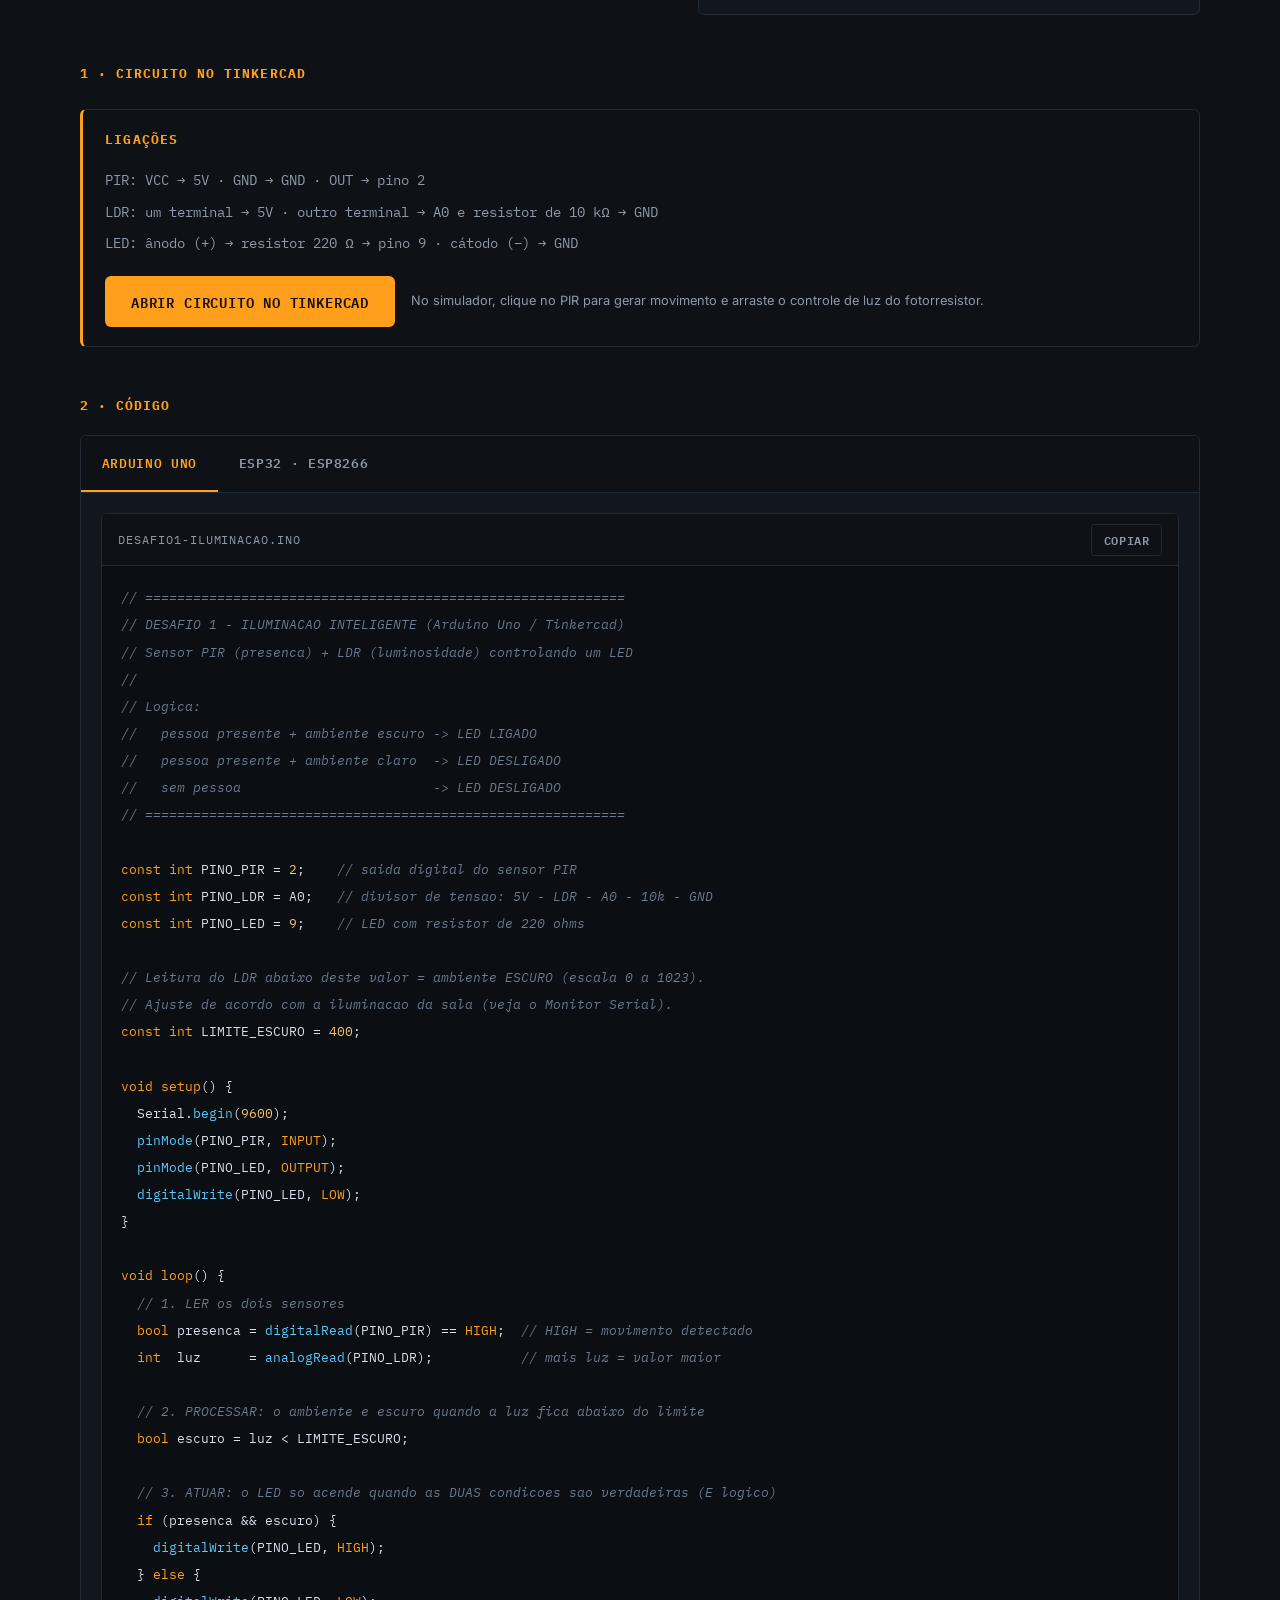
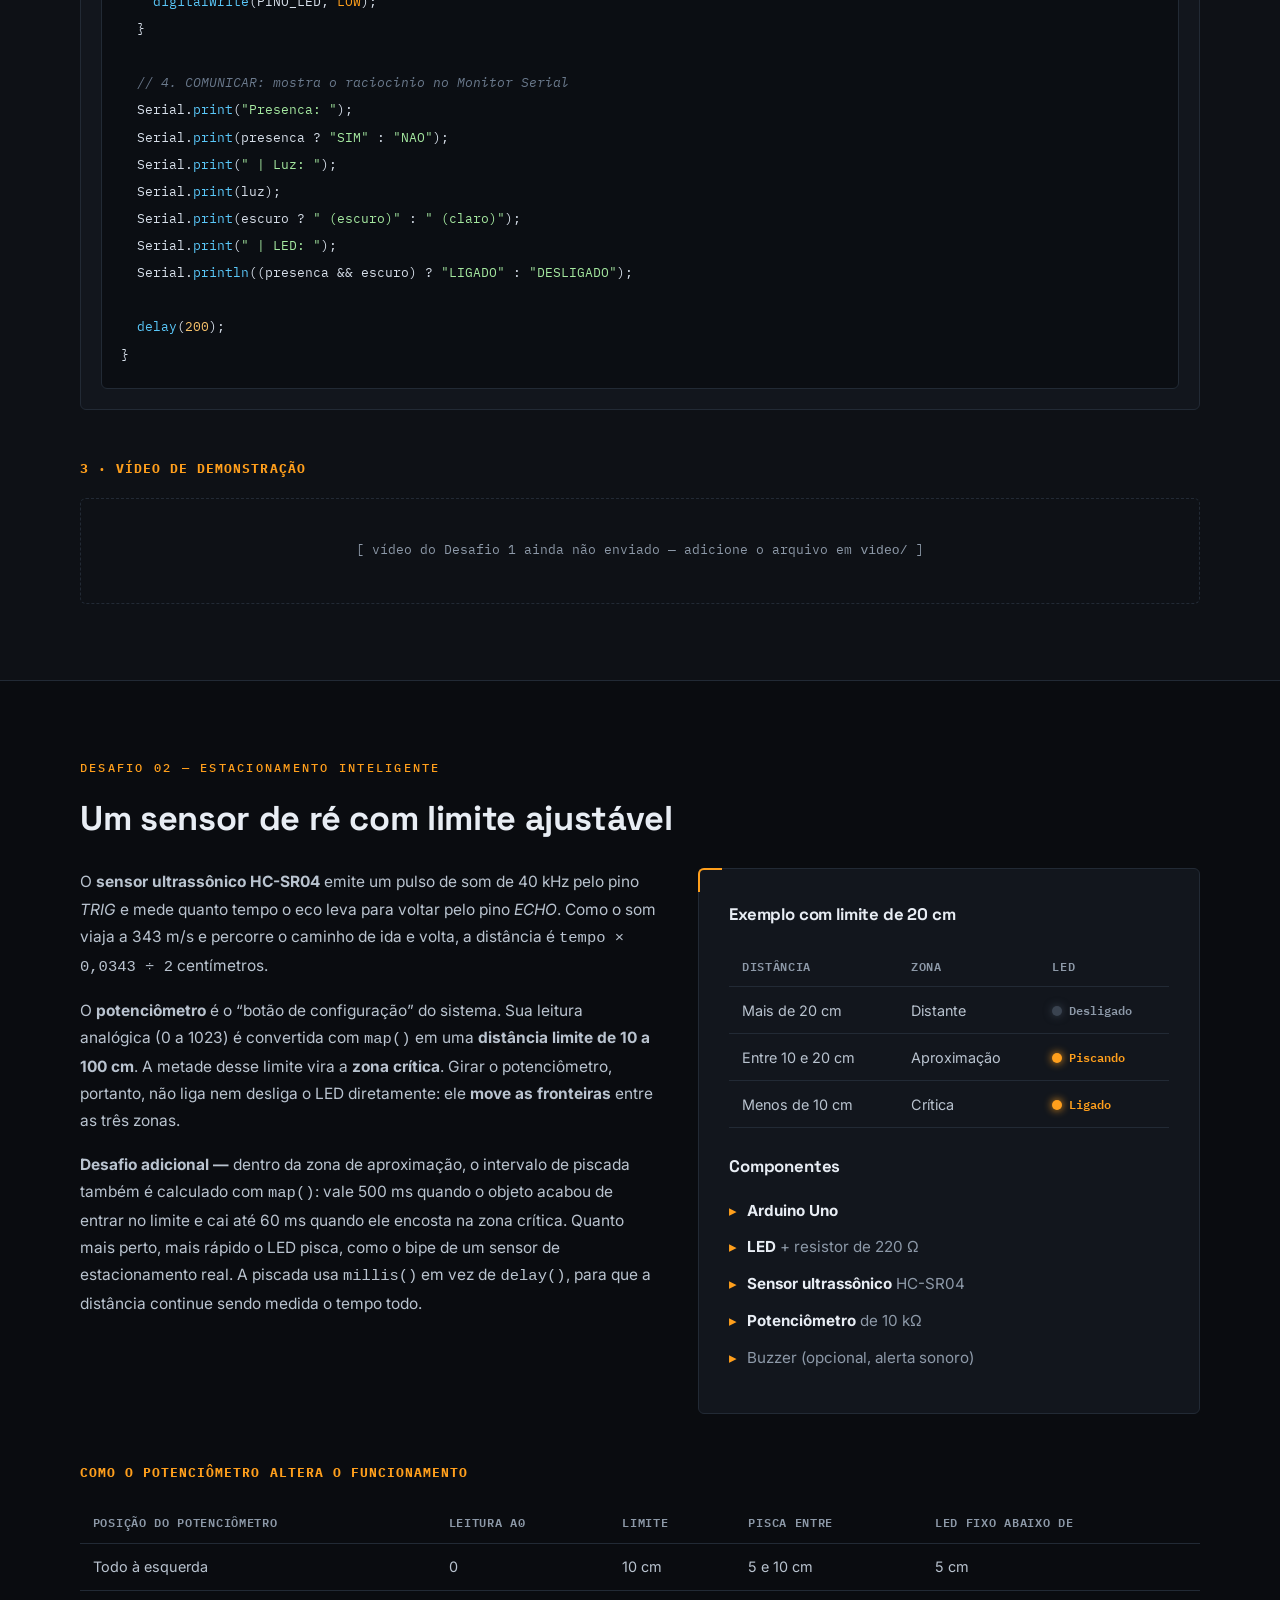
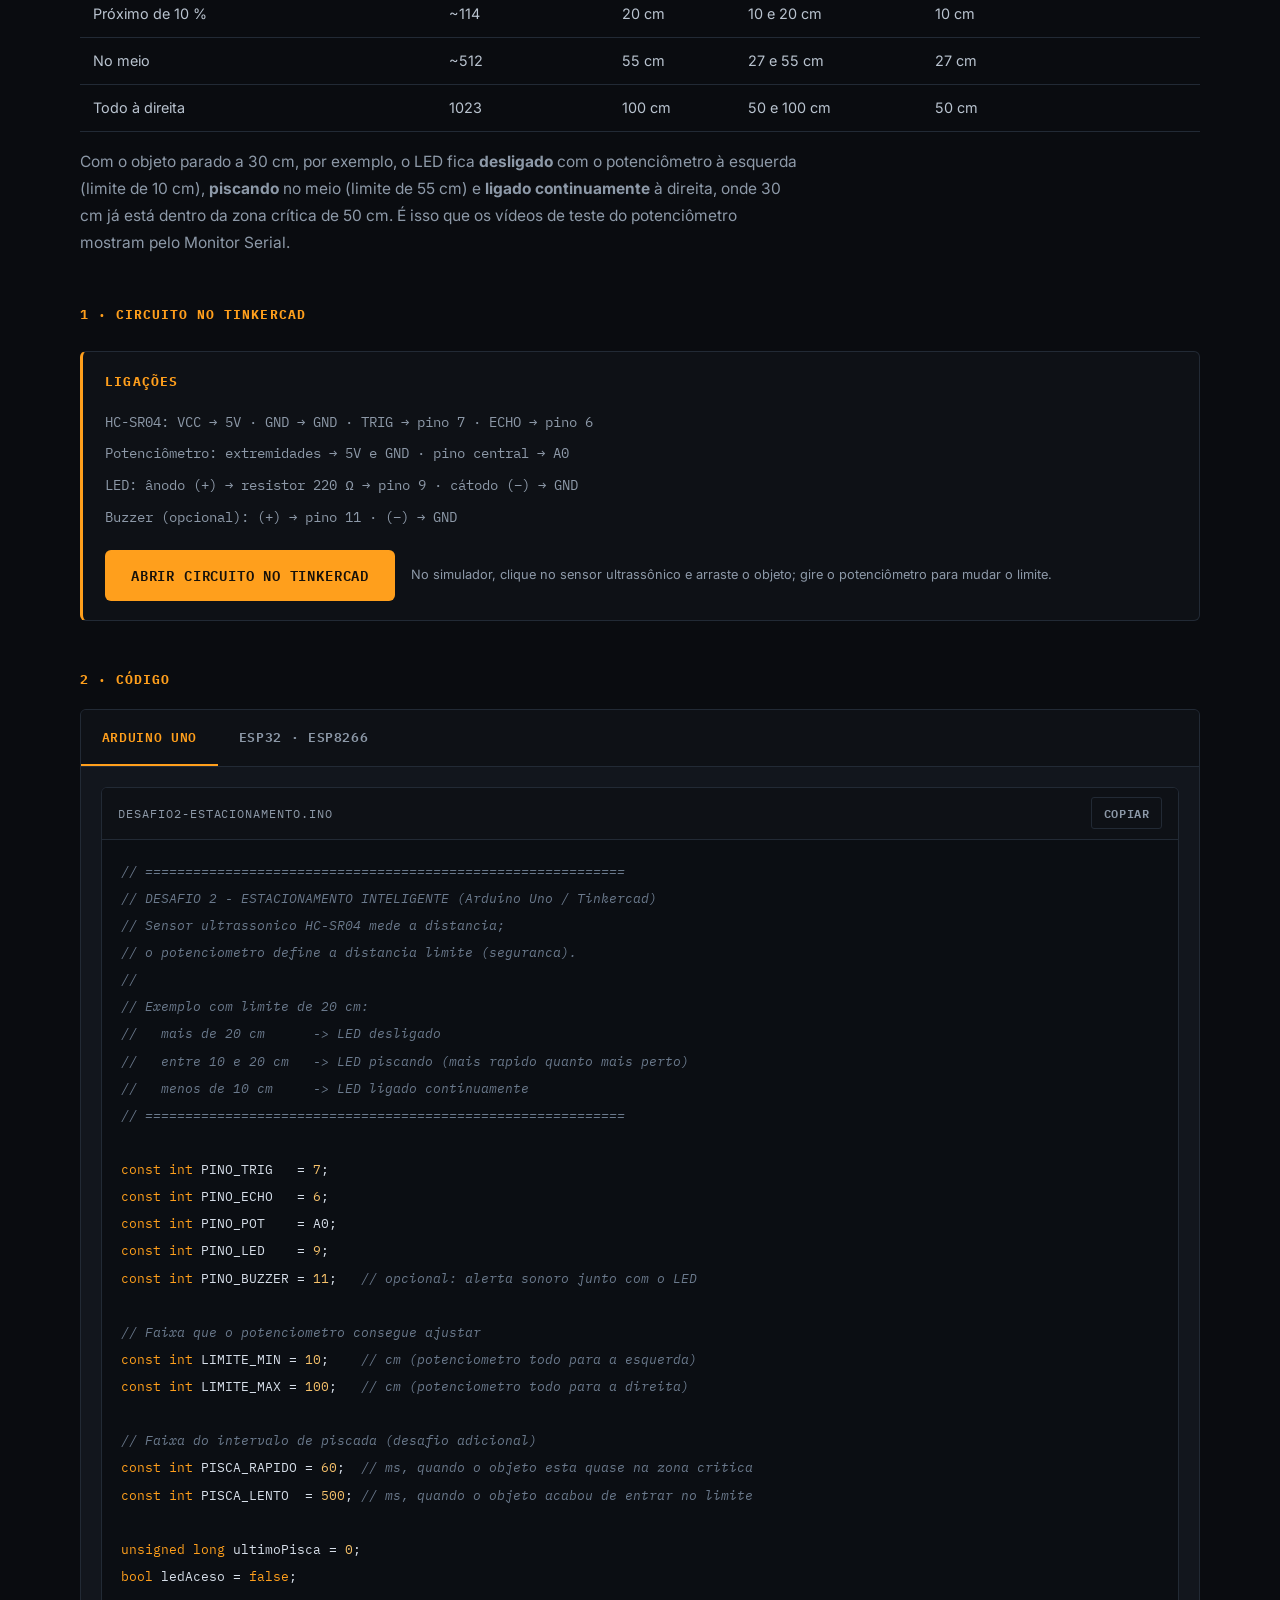
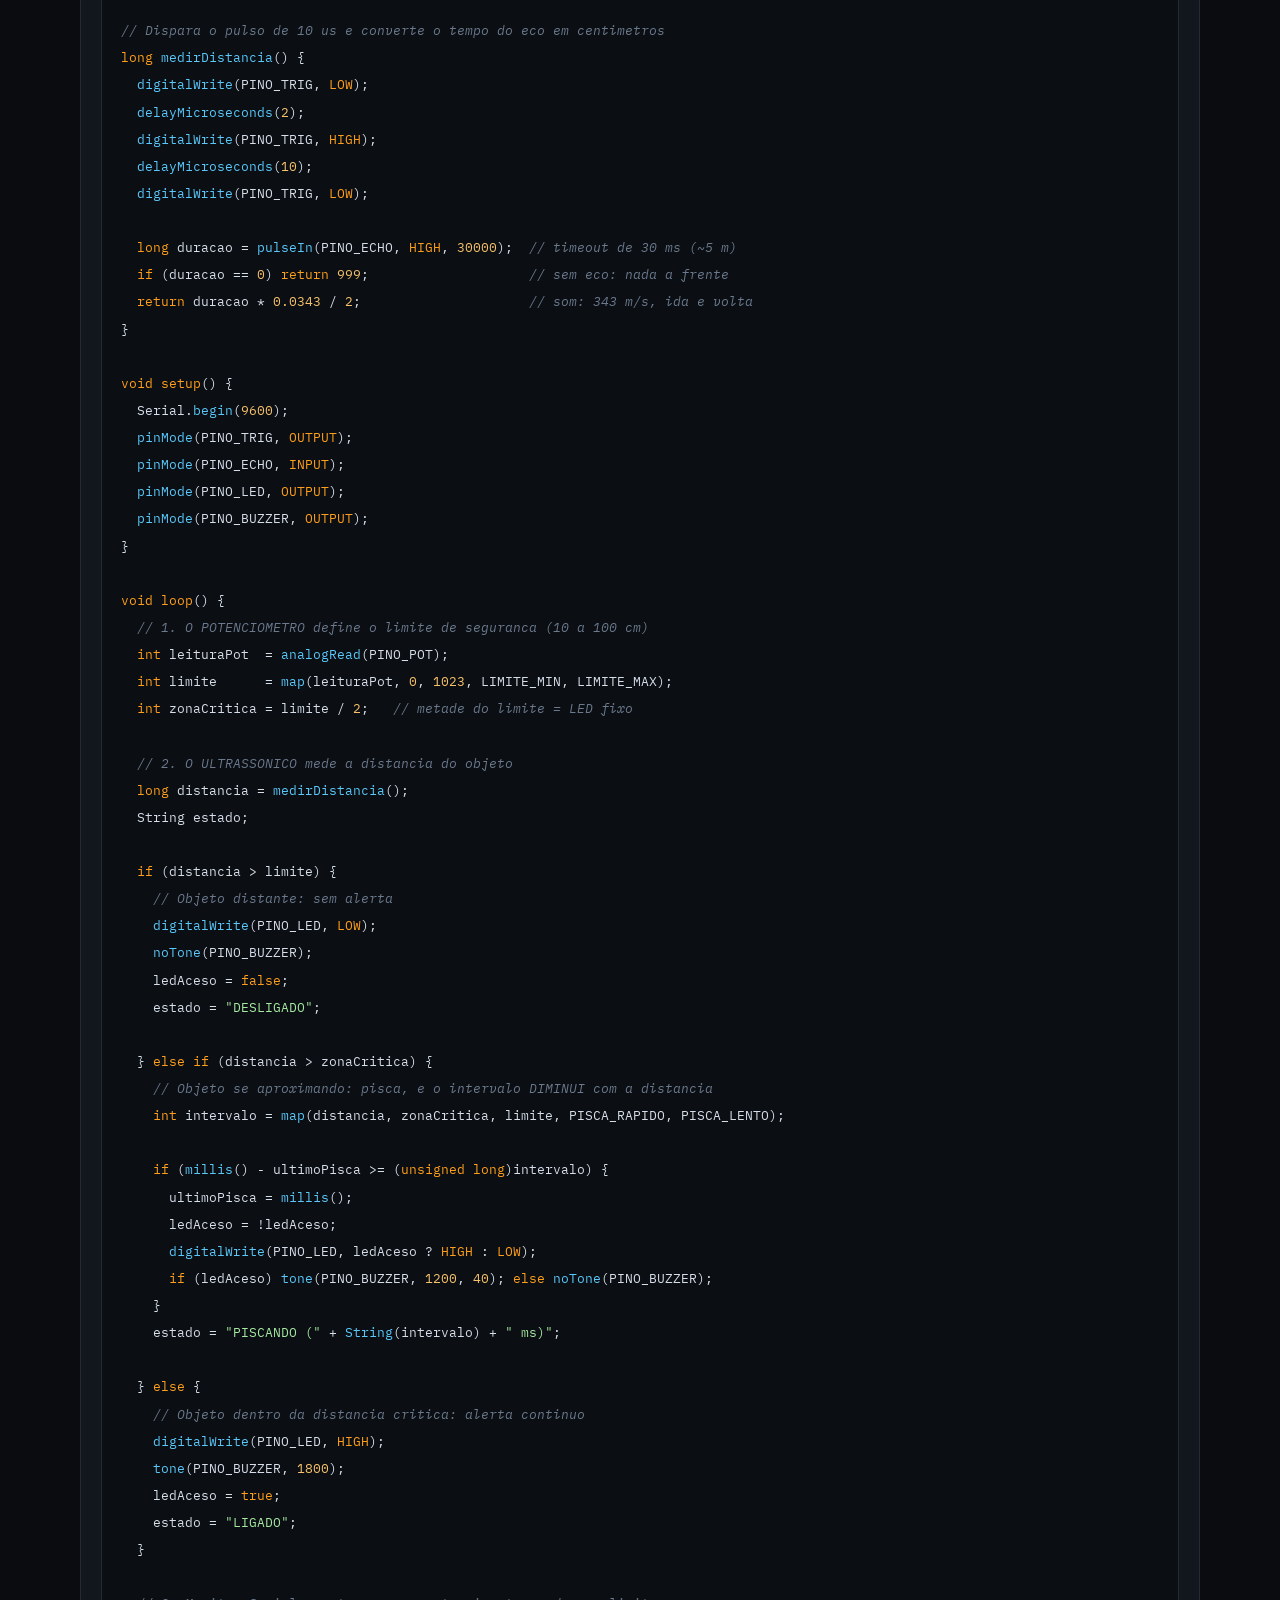
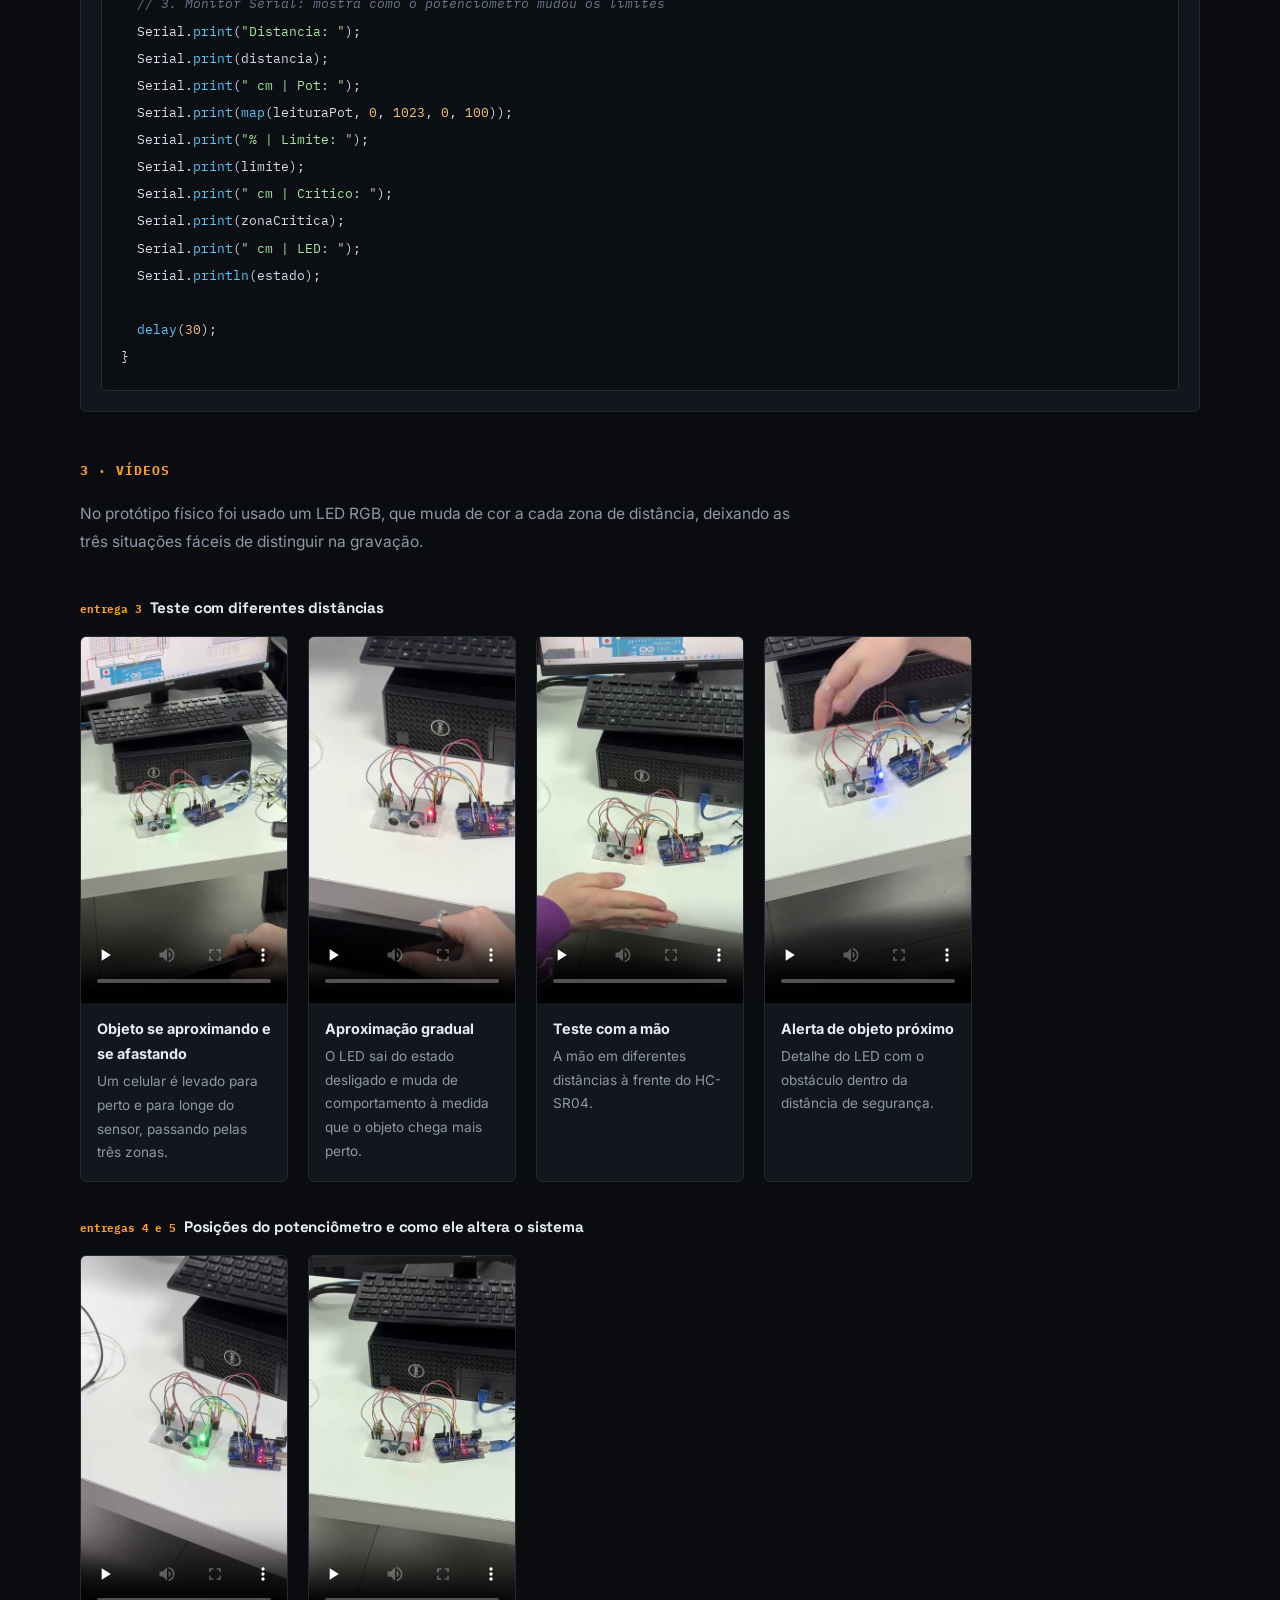
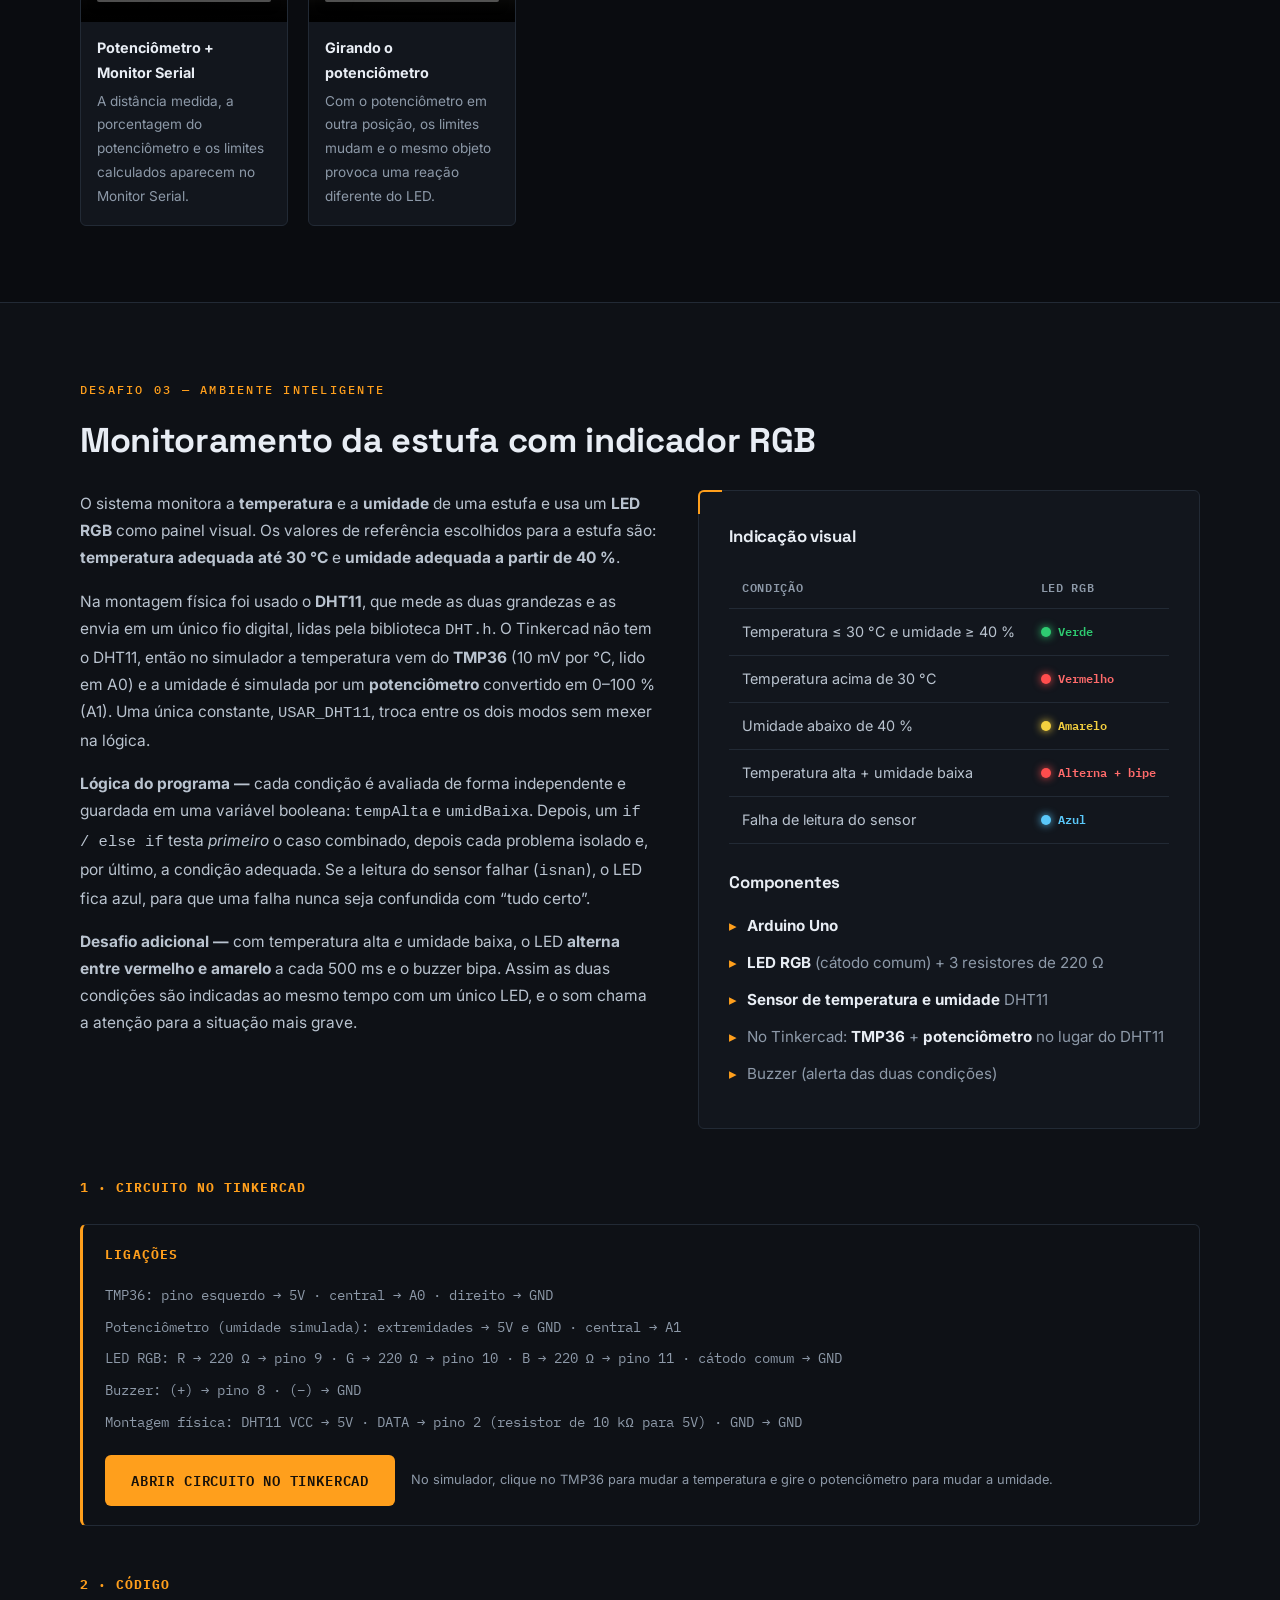
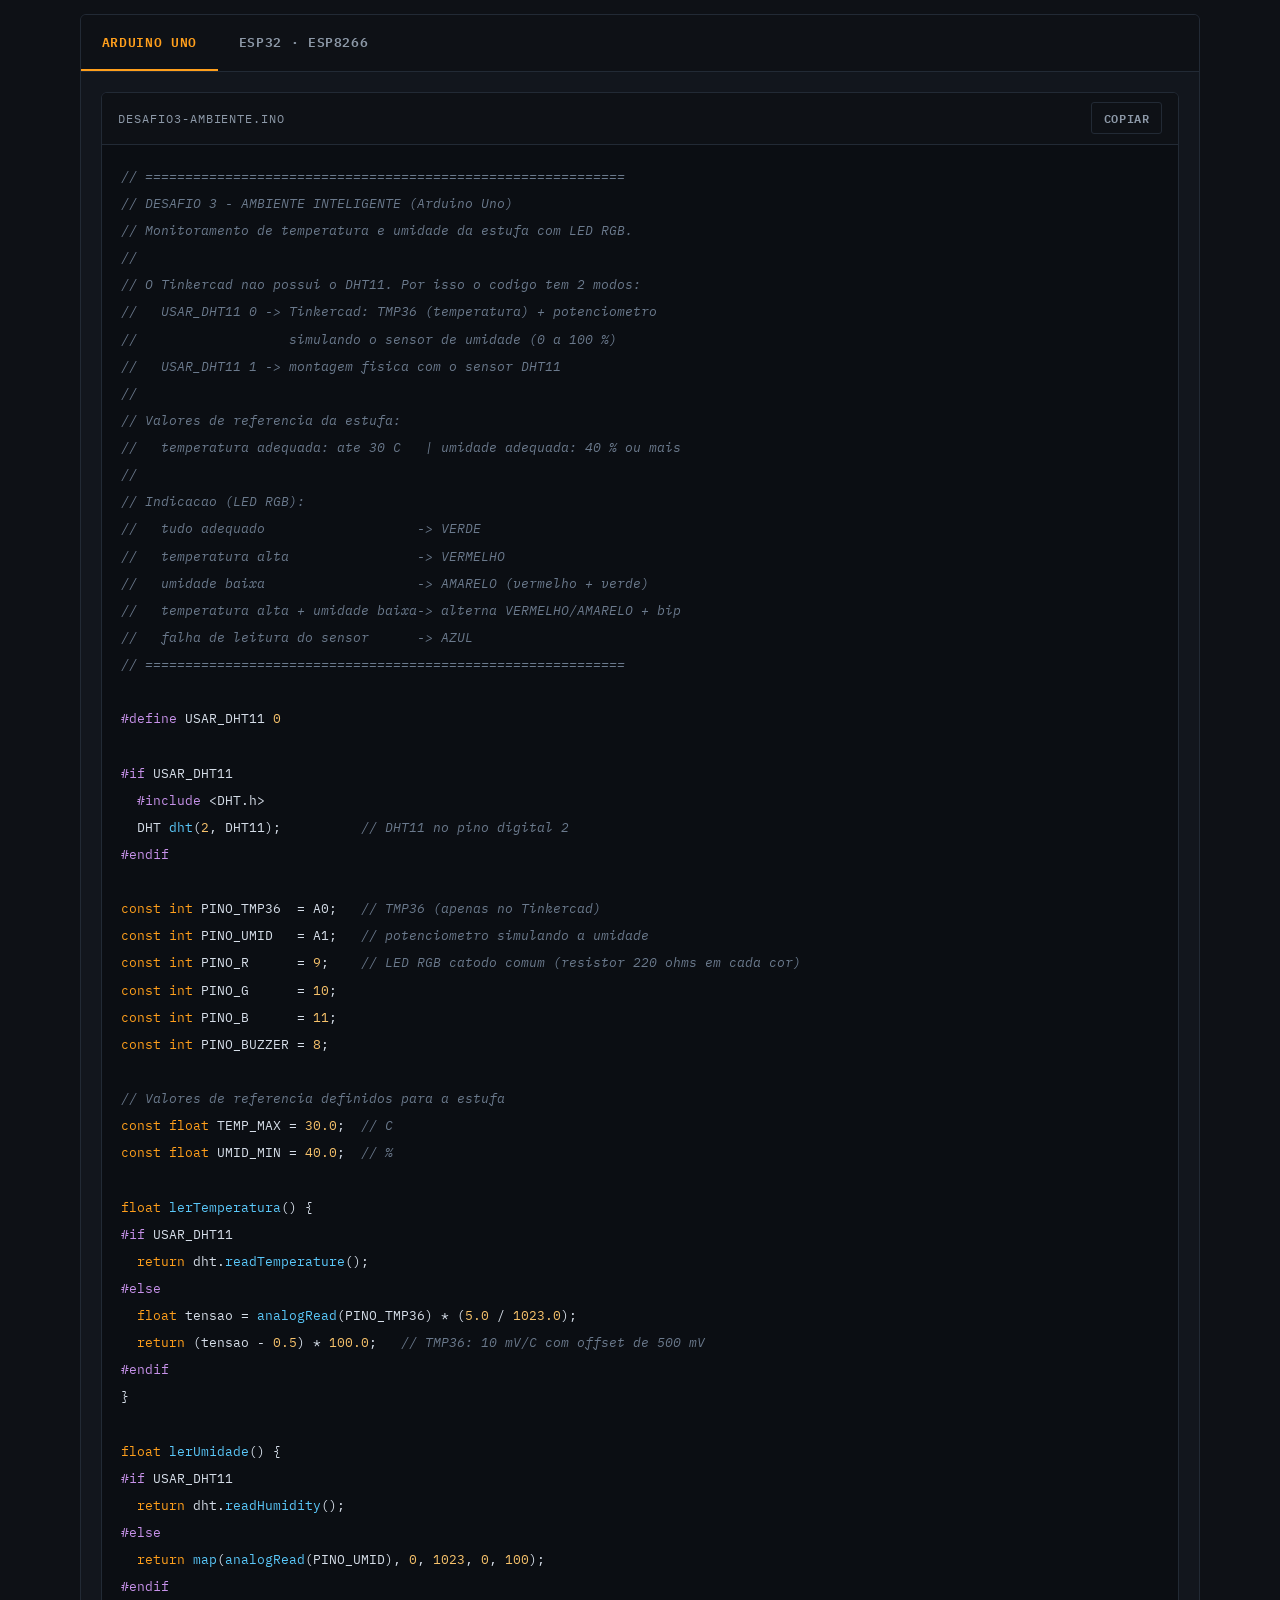
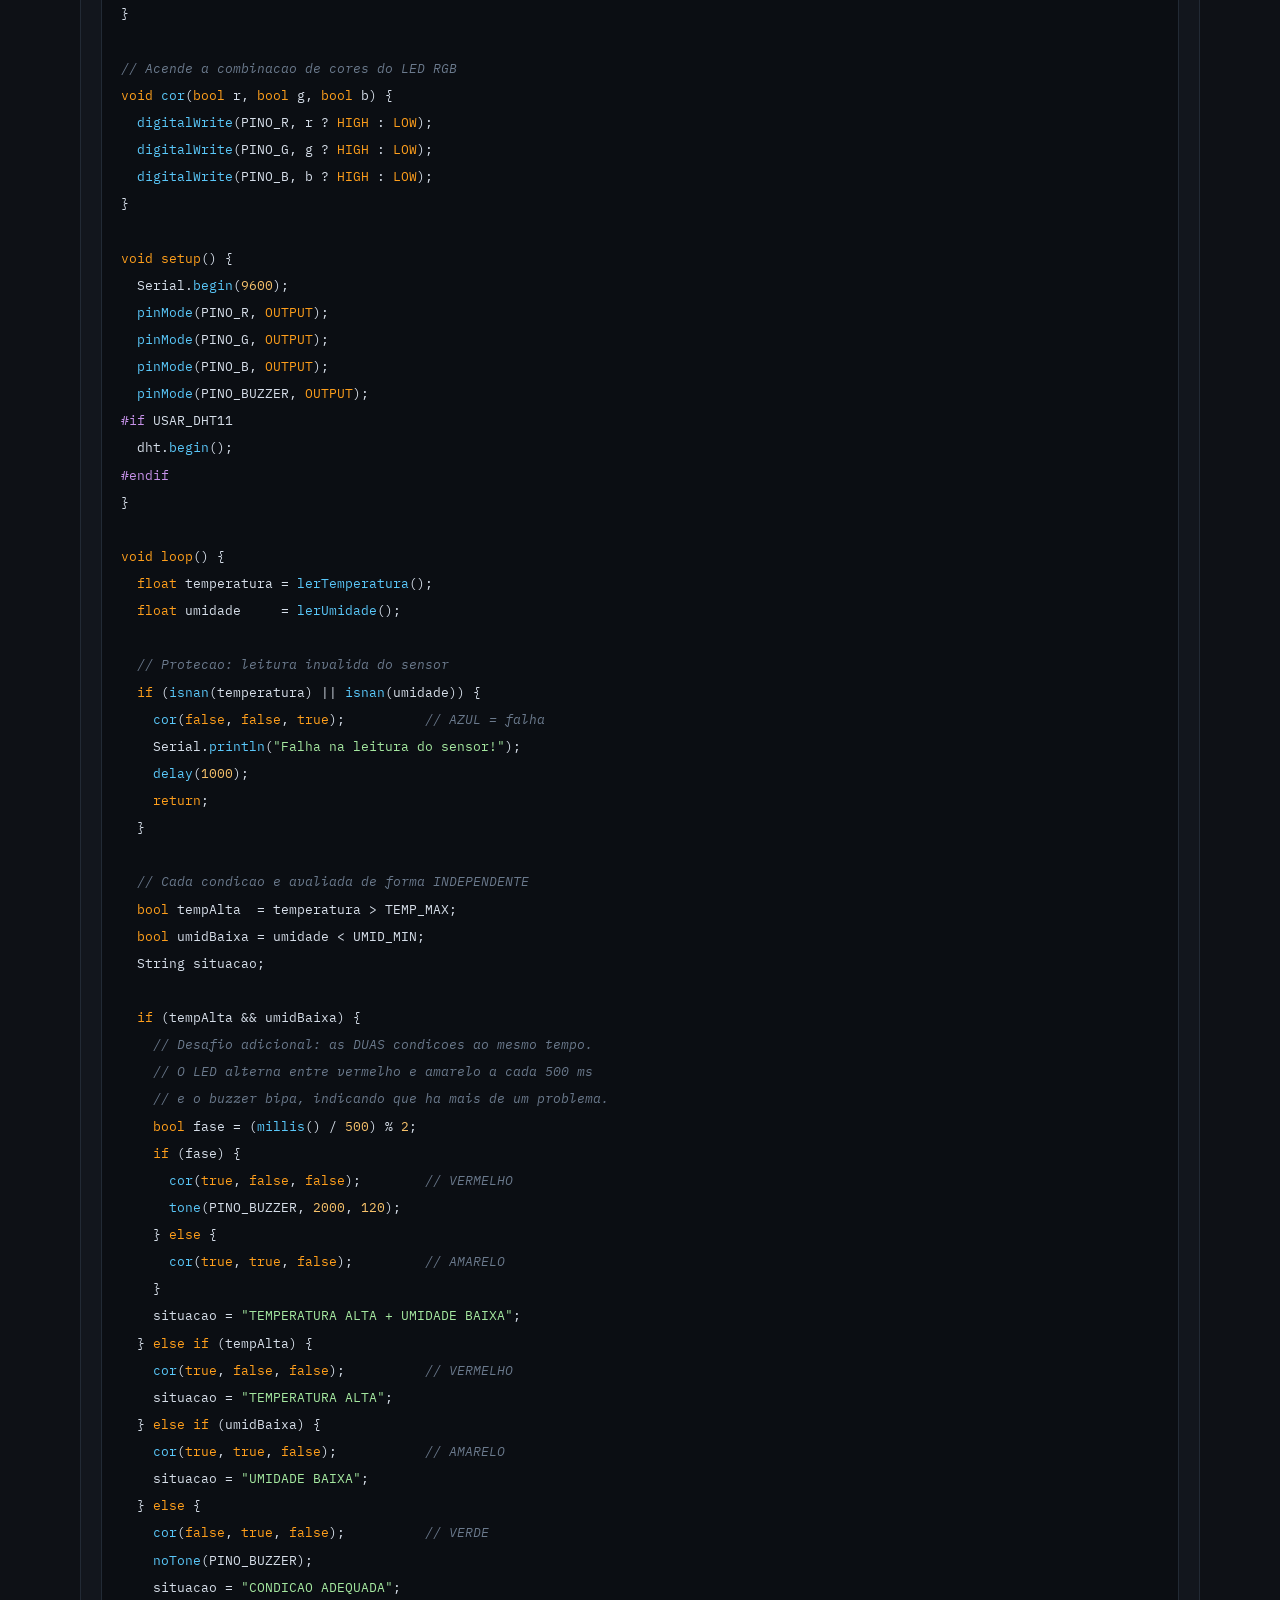
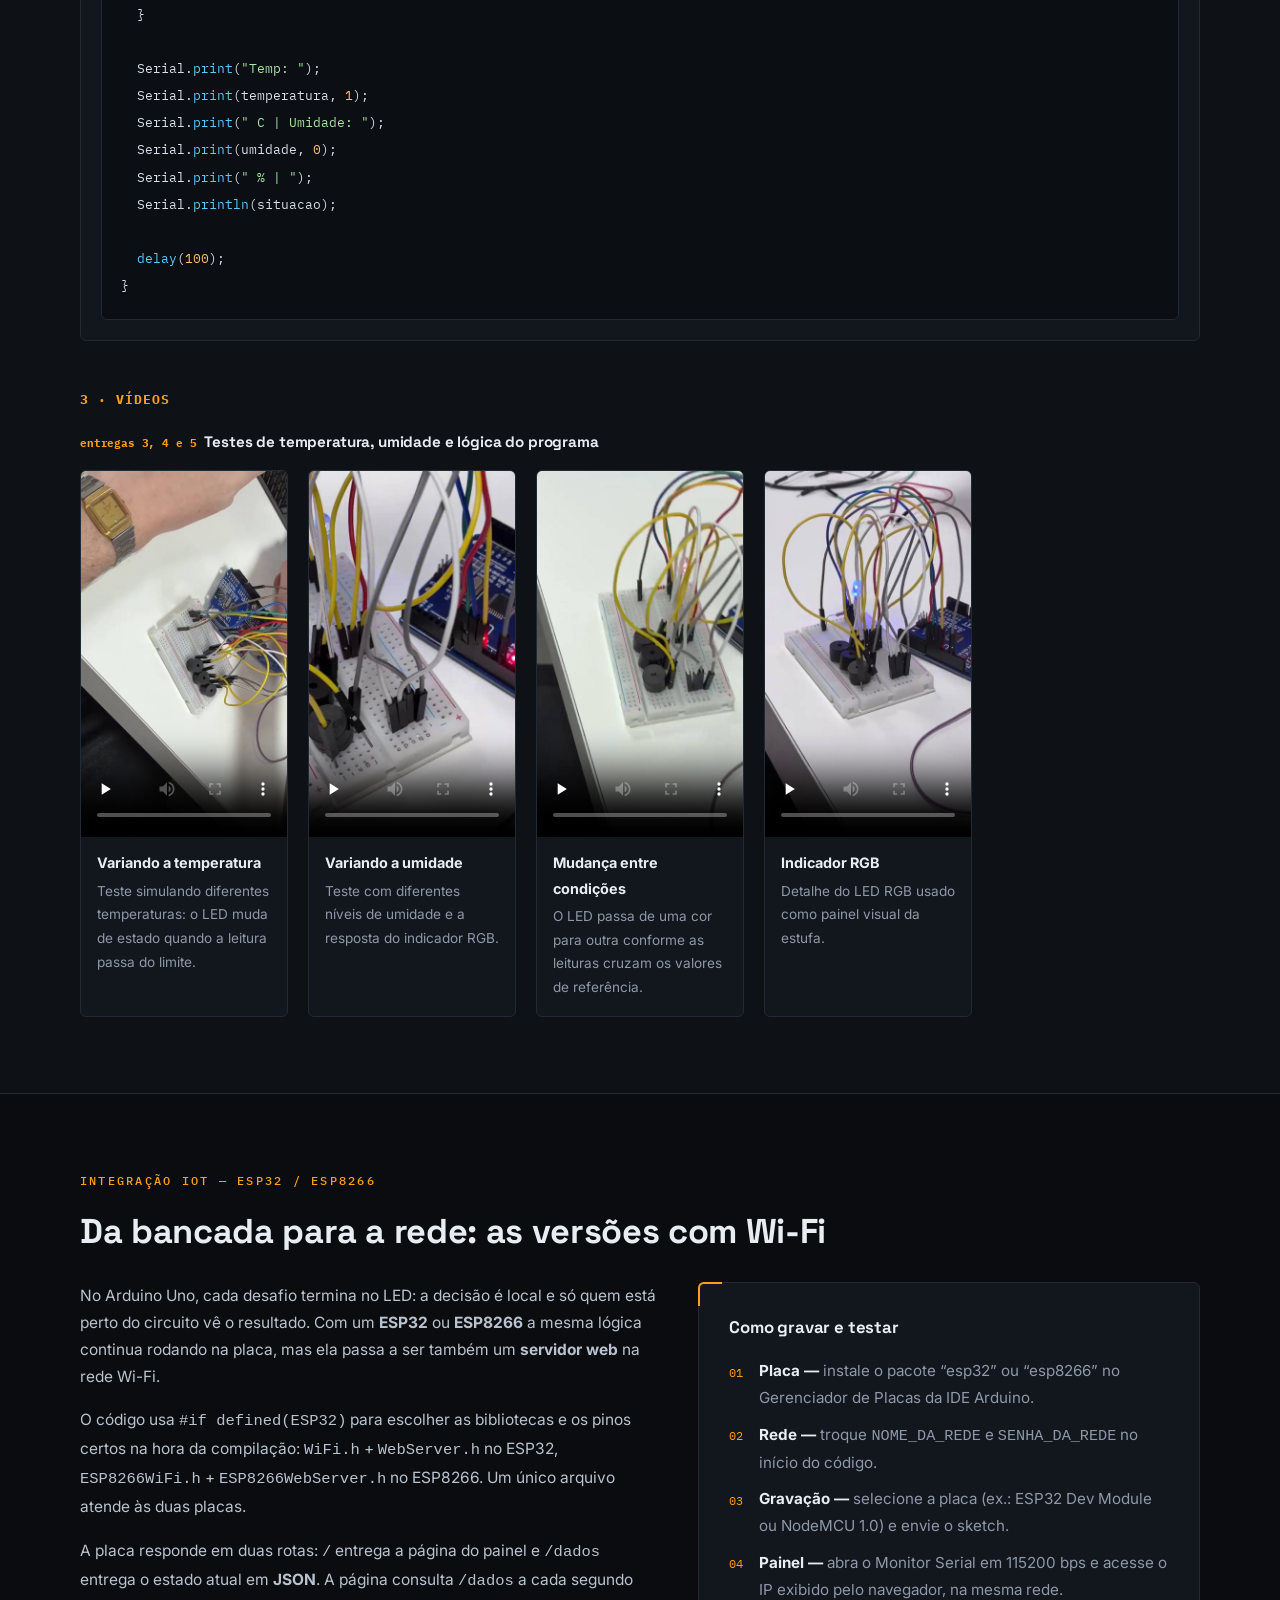
<file: desafios.html>
<!DOCTYPE html>
<html lang="pt-BR">
<head>
  <meta charset="UTF-8" />
  <meta name="viewport" content="width=device-width, initial-scale=1.0" />
  <meta name="description" content="Desafios práticos com Arduino e ESP32/ESP8266: iluminação inteligente, estacionamento inteligente e ambiente inteligente — circuito no Tinkercad, código, vídeos e explicação." />
  <title>Desafios Arduino &amp; ESP32 — SensorHub 4.0</title>
  <link rel="icon" href="data:image/svg+xml,<svg xmlns=%22http://www.w3.org/2000/svg%22 viewBox=%220 0 100 100%22><rect x=%2215%22 y=%2225%22 width=%2270%22 height=%2255%22 rx=%2210%22 fill=%22%23ff9f1c%22/><circle cx=%2238%22 cy=%2250%22 r=%228%22 fill=%22%230a0c10%22/><circle cx=%2262%22 cy=%2250%22 r=%228%22 fill=%22%230a0c10%22/><rect x=%2247%22 y=%2210%22 width=%226%22 height=%2215%22 fill=%22%23ff9f1c%22/></svg>" />
  <link rel="preconnect" href="https://fonts.googleapis.com" />
  <link rel="preconnect" href="https://fonts.gstatic.com" crossorigin />
  <link href="https://fonts.googleapis.com/css2?family=Space+Grotesk:wght@400;500;600;700&family=Inter:wght@400;500;600;700&family=IBM+Plex+Mono:wght@400;500;600&display=swap" rel="stylesheet" />
  <link rel="stylesheet" href="css/style.css" />
</head>
<body>

  <!-- ===== CABEÇALHO / MENU DE NAVEGAÇÃO ===== -->
  <header class="cabecalho">
    <nav class="nav container">
      <a href="index.html" class="logo"><span class="logo-marca">▣</span> Sensor<span>Hub</span><em>4.0</em></a>
      <button class="nav-toggle" id="navToggle" aria-label="Abrir menu" aria-expanded="false">
        <span></span><span></span><span></span>
      </button>
      <ul class="nav-lista" id="navLista">
        <li><a href="index.html">Início</a></li>
        <li><a href="sensores.html">Sensores</a></li>
        <li><a href="arduino.html">Arduino</a></li>
        <li><a href="desafios.html">Desafios</a></li>
        <li><a href="robos.html">Robôs</a></li>
        <li><a href="quiz.html">Quiz</a></li>
        <li><a href="index.html#protocolos">Protocolos</a></li>
      </ul>
    </nav>
  </header>

  <main>

    <!-- ===== APRESENTAÇÃO ===== -->
    <section class="secao pagina-topo" id="apresentacao">
      <div class="container">
        <p class="kicker revelar">desafios práticos — arduino &amp; esp32 / esp8266</p>
        <h1 class="secao-titulo revelar">Três desafios: do sensor à decisão automática</h1>
        <p class="secao-subtitulo revelar">
          Cada desafio combina dois sensores para tomar uma decisão que um sensor sozinho não
          conseguiria. Todos foram montados no <strong>Tinkercad</strong>, programados no
          <strong>Arduino Uno</strong> e têm uma versão para <strong>ESP32 / ESP8266</strong> que
          mantém a mesma lógica e ainda publica o estado do sistema em um painel web via Wi-Fi.
        </p>

        <div class="grade-cartoes revelar">
          <a class="cartao-icone cartao-link" href="#desafio-1">
            <div class="icone">
              <svg viewBox="0 0 24 24" fill="none" stroke="currentColor" stroke-width="1.75" stroke-linecap="round" stroke-linejoin="round"><path d="M9 18h6"/><path d="M10 22h4"/><path d="M12 2a7 7 0 0 0-4 12.7V17h8v-2.3A7 7 0 0 0 12 2z"/></svg>
            </div>
            <h3>01 · Iluminação Inteligente</h3>
            <p>Sensor de presença (PIR) + sensor de luminosidade (LDR): o LED só acende quando há alguém no ambiente <em>e</em> está escuro.</p>
            <span class="card-robo-link">Ver desafio →</span>
          </a>
          <a class="cartao-icone cartao-link" href="#desafio-2">
            <div class="icone">
              <svg viewBox="0 0 24 24" fill="none" stroke="currentColor" stroke-width="1.75" stroke-linecap="round" stroke-linejoin="round"><path d="M5 17h14"/><path d="M6 17V9l2-4h8l2 4v8"/><circle cx="8.5" cy="13" r="1.2"/><circle cx="15.5" cy="13" r="1.2"/><path d="M2 21h20"/></svg>
            </div>
            <h3>02 · Estacionamento Inteligente</h3>
            <p>Sensor ultrassônico mede a distância; o potenciômetro define o limite de segurança. O LED pisca cada vez mais rápido conforme o objeto se aproxima.</p>
            <span class="card-robo-link">Ver desafio →</span>
          </a>
          <a class="cartao-icone cartao-link" href="#desafio-3">
            <div class="icone">
              <svg viewBox="0 0 24 24" fill="none" stroke="currentColor" stroke-width="1.75" stroke-linecap="round" stroke-linejoin="round"><path d="M14 14.76V3.5a2.5 2.5 0 0 0-5 0v11.26a4.5 4.5 0 1 0 5 0z"/><path d="M19 4c1.5 2 2 3.2 2 4.2a2 2 0 0 1-4 0c0-1 .5-2.2 2-4.2z"/></svg>
            </div>
            <h3>03 · Ambiente Inteligente</h3>
            <p>Temperatura + umidade da estufa com um LED RGB como indicador: verde, vermelho, amarelo — e as duas condições ao mesmo tempo.</p>
            <span class="card-robo-link">Ver desafio →</span>
          </a>
        </div>

        <div class="cartao-destaque revelar" style="margin-top: 2rem;">
          <h3>O que cada desafio entrega nesta página</h3>
          <ul class="lista-entregas">
            <li>Circuito no Tinkercad</li>
            <li>Código do Arduino</li>
            <li>Versão ESP32 / ESP8266</li>
            <li>Vídeos de teste</li>
            <li>Explicação dos sensores e da lógica</li>
          </ul>
        </div>
      </div>
    </section>

    <!-- ============================================================
         DESAFIO 1 — ILUMINAÇÃO INTELIGENTE
         ============================================================ -->
    <section class="secao secao-alt" id="desafio-1">
      <div class="container">
        <p class="kicker revelar">desafio 01 — iluminação inteligente</p>
        <h2 class="secao-titulo revelar">Luz só quando há alguém e está escuro</h2>

        <div class="grade-2 revelar">
          <div class="cartao-texto">
            <p>
              O sistema controla automaticamente um LED a partir de <strong>dois sensores com
              papéis diferentes</strong>. Nenhum deles decide sozinho: a lâmpada só acende quando
              as duas condições são verdadeiras ao mesmo tempo — um <strong>E lógico</strong>
              (<code>&amp;&amp;</code>) no código.
            </p>
            <p>
              <strong>Sensor de presença (PIR HC-SR501) —</strong> detecta a variação de radiação
              infravermelha causada pelo corpo humano em movimento. Ele entrega um sinal
              <strong>digital</strong>: <code>HIGH</code> quando há pessoa, <code>LOW</code> quando
              não há. É lido com <code>digitalRead()</code>.
            </p>
            <p>
              <strong>Sensor de luminosidade (LDR) —</strong> é um resistor cuja resistência cai
              quando recebe luz. Montado em um divisor de tensão com um resistor de 10 kΩ, ele gera
              uma tensão <strong>analógica</strong> proporcional à claridade, lida com
              <code>analogRead()</code> (0 a 1023). Abaixo do <strong>limite de 400</strong> o
              ambiente é considerado escuro.
            </p>
            <p>
              Assim, em uma sala iluminada pelo sol, o LED não acende mesmo com gente passando — o
              que economiza energia — e à noite ele só liga quando alguém realmente entra.
            </p>
          </div>
          <div class="cartao-destaque">
            <h3>Lógica de funcionamento</h3>
            <div class="tabela-rolagem">
              <table class="tabela-logica">
                <thead>
                  <tr><th>Presença (PIR)</th><th>Ambiente (LDR)</th><th>LED</th></tr>
                </thead>
                <tbody>
                  <tr><td>Pessoa presente</td><td>Escuro (&lt; 400)</td><td><span class="estado estado-on">Ligado</span></td></tr>
                  <tr><td>Pessoa presente</td><td>Claro (≥ 400)</td><td><span class="estado estado-off">Desligado</span></td></tr>
                  <tr><td>Sem pessoa</td><td>Qualquer</td><td><span class="estado estado-off">Desligado</span></td></tr>
                </tbody>
              </table>
            </div>
            <h3 style="margin-top: 1.5rem;">Componentes</h3>
            <ul class="lista-marcada">
              <li><strong>Arduino Uno</strong></li>
              <li><strong>LED</strong> + resistor de 220 Ω</li>
              <li><strong>Sensor PIR</strong> HC-SR501 (presença/movimento)</li>
              <li><strong>LDR</strong> (fotorresistor) + resistor de 10 kΩ</li>
            </ul>
          </div>
        </div>

        <!-- Circuito no Tinkercad -->
        <h3 class="desafio-bloco-titulo revelar">1 · Circuito no Tinkercad</h3>
        <div class="caixa-ligacao revelar">
          <h3>Ligações</h3>
          <ul>
            <li>PIR: VCC → 5V · GND → GND · OUT → pino 2</li>
            <li>LDR: um terminal → 5V · outro terminal → A0 e resistor de 10 kΩ → GND</li>
            <li>LED: ânodo (+) → resistor 220 Ω → pino 9 · cátodo (−) → GND</li>
          </ul>
          <div class="tinkercad-acoes">
            <!-- TROCAR: cole aqui o link público do circuito do Desafio 1 no Tinkercad -->
            <a class="botao" href="https://www.tinkercad.com/" target="_blank" rel="noopener">Abrir circuito no Tinkercad</a>
            <small>No simulador, clique no PIR para gerar movimento e arraste o controle de luz do fotorresistor.</small>
          </div>
        </div>

        <!-- Código -->
        <h3 class="desafio-bloco-titulo revelar">2 · Código</h3>
        <div class="abas abas-codigo revelar">
          <div class="abas-botoes" role="tablist">
            <button class="aba-botao ativo" data-aba="d1-arduino" role="tab" aria-selected="true">Arduino Uno</button>
            <button class="aba-botao" data-aba="d1-esp" role="tab" aria-selected="false">ESP32 · ESP8266</button>
          </div>
          <div class="aba-painel ativo" data-painel="d1-arduino" role="tabpanel">
            <div data-codigo="d1-arduino"></div>
          </div>
          <div class="aba-painel" data-painel="d1-esp" role="tabpanel">
            <p>
              Mesma lógica, com o limite de escuridão em porcentagem (o ESP32 tem conversor de 12
              bits e o ESP8266 de 10 bits). A placa também hospeda uma página que mostra presença,
              luz e o estado do LED em tempo real.
            </p>
            <div data-codigo="d1-esp"></div>
          </div>
        </div>

        <!-- Vídeo -->
        <h3 class="desafio-bloco-titulo revelar">3 · Vídeo de demonstração</h3>
        <div class="video-pendente revelar">
          [ vídeo do Desafio 1 ainda não enviado — adicione o arquivo em <code>video/</code> ]
        </div>
      </div>
    </section>

    <!-- ============================================================
         DESAFIO 2 — ESTACIONAMENTO INTELIGENTE
         ============================================================ -->
    <section class="secao" id="desafio-2">
      <div class="container">
        <p class="kicker revelar">desafio 02 — estacionamento inteligente</p>
        <h2 class="secao-titulo revelar">Um sensor de ré com limite ajustável</h2>

        <div class="grade-2 revelar">
          <div class="cartao-texto">
            <p>
              O <strong>sensor ultrassônico HC-SR04</strong> emite um pulso de som de 40 kHz pelo
              pino <em>TRIG</em> e mede quanto tempo o eco leva para voltar pelo pino
              <em>ECHO</em>. Como o som viaja a 343 m/s e percorre o caminho de ida e volta, a
              distância é <code>tempo × 0,0343 ÷ 2</code> centímetros.
            </p>
            <p>
              O <strong>potenciômetro</strong> é o “botão de configuração” do sistema. Sua leitura
              analógica (0 a 1023) é convertida com <code>map()</code> em uma
              <strong>distância limite de 10 a 100 cm</strong>. A metade desse limite vira a
              <strong>zona crítica</strong>. Girar o potenciômetro, portanto, não liga nem desliga
              o LED diretamente: ele <strong>move as fronteiras</strong> entre as três zonas.
            </p>
            <p>
              <strong>Desafio adicional —</strong> dentro da zona de aproximação, o intervalo de
              piscada também é calculado com <code>map()</code>: vale 500 ms quando o objeto acabou
              de entrar no limite e cai até 60 ms quando ele encosta na zona crítica. Quanto mais
              perto, mais rápido o LED pisca, como o bipe de um sensor de estacionamento real. A
              piscada usa <code>millis()</code> em vez de <code>delay()</code>, para que a
              distância continue sendo medida o tempo todo.
            </p>
          </div>
          <div class="cartao-destaque">
            <h3>Exemplo com limite de 20 cm</h3>
            <div class="tabela-rolagem">
              <table class="tabela-logica">
                <thead>
                  <tr><th>Distância</th><th>Zona</th><th>LED</th></tr>
                </thead>
                <tbody>
                  <tr><td>Mais de 20 cm</td><td>Distante</td><td><span class="estado estado-off">Desligado</span></td></tr>
                  <tr><td>Entre 10 e 20 cm</td><td>Aproximação</td><td><span class="estado estado-on estado-pisca">Piscando</span></td></tr>
                  <tr><td>Menos de 10 cm</td><td>Crítica</td><td><span class="estado estado-on">Ligado</span></td></tr>
                </tbody>
              </table>
            </div>
            <h3 style="margin-top: 1.5rem;">Componentes</h3>
            <ul class="lista-marcada">
              <li><strong>Arduino Uno</strong></li>
              <li><strong>LED</strong> + resistor de 220 Ω</li>
              <li><strong>Sensor ultrassônico</strong> HC-SR04</li>
              <li><strong>Potenciômetro</strong> de 10 kΩ</li>
              <li>Buzzer (opcional, alerta sonoro)</li>
            </ul>
          </div>
        </div>

        <!-- Como o potenciômetro altera o sistema -->
        <h3 class="desafio-bloco-titulo revelar">Como o potenciômetro altera o funcionamento</h3>
        <div class="tabela-rolagem revelar">
          <table class="tabela-logica">
            <thead>
              <tr><th>Posição do potenciômetro</th><th>Leitura A0</th><th>Limite</th><th>Pisca entre</th><th>LED fixo abaixo de</th></tr>
            </thead>
            <tbody>
              <tr><td>Todo à esquerda</td><td>0</td><td>10 cm</td><td>5 e 10 cm</td><td>5 cm</td></tr>
              <tr><td>Próximo de 10 %</td><td>~114</td><td>20 cm</td><td>10 e 20 cm</td><td>10 cm</td></tr>
              <tr><td>No meio</td><td>~512</td><td>55 cm</td><td>27 e 55 cm</td><td>27 cm</td></tr>
              <tr><td>Todo à direita</td><td>1023</td><td>100 cm</td><td>50 e 100 cm</td><td>50 cm</td></tr>
            </tbody>
          </table>
        </div>
        <p class="secao-subtitulo revelar" style="margin-top: 1rem;">
          Com o objeto parado a 30 cm, por exemplo, o LED fica <strong>desligado</strong> com o
          potenciômetro à esquerda (limite de 10 cm), <strong>piscando</strong> no meio (limite de
          55 cm) e <strong>ligado continuamente</strong> à direita, onde 30 cm já está dentro da
          zona crítica de 50 cm. É isso que os vídeos de teste do
          potenciômetro mostram pelo Monitor Serial.
        </p>

        <!-- Circuito no Tinkercad -->
        <h3 class="desafio-bloco-titulo revelar">1 · Circuito no Tinkercad</h3>
        <div class="caixa-ligacao revelar">
          <h3>Ligações</h3>
          <ul>
            <li>HC-SR04: VCC → 5V · GND → GND · TRIG → pino 7 · ECHO → pino 6</li>
            <li>Potenciômetro: extremidades → 5V e GND · pino central → A0</li>
            <li>LED: ânodo (+) → resistor 220 Ω → pino 9 · cátodo (−) → GND</li>
            <li>Buzzer (opcional): (+) → pino 11 · (−) → GND</li>
          </ul>
          <div class="tinkercad-acoes">
            <!-- TROCAR: cole aqui o link público do circuito do Desafio 2 no Tinkercad -->
            <a class="botao" href="https://www.tinkercad.com/" target="_blank" rel="noopener">Abrir circuito no Tinkercad</a>
            <small>No simulador, clique no sensor ultrassônico e arraste o objeto; gire o potenciômetro para mudar o limite.</small>
          </div>
        </div>

        <!-- Código -->
        <h3 class="desafio-bloco-titulo revelar">2 · Código</h3>
        <div class="abas abas-codigo revelar">
          <div class="abas-botoes" role="tablist">
            <button class="aba-botao ativo" data-aba="d2-arduino" role="tab" aria-selected="true">Arduino Uno</button>
            <button class="aba-botao" data-aba="d2-esp" role="tab" aria-selected="false">ESP32 · ESP8266</button>
          </div>
          <div class="aba-painel ativo" data-painel="d2-arduino" role="tabpanel">
            <div data-codigo="d2-arduino"></div>
          </div>
          <div class="aba-painel" data-painel="d2-esp" role="tabpanel">
            <p>
              O ESP opera em 3,3 V: o pino ECHO do HC-SR04 (5 V) precisa de um divisor de tensão
              antes de chegar à placa. O painel web mostra a distância, o limite escolhido no
              potenciômetro e uma barra de proximidade.
            </p>
            <div data-codigo="d2-esp"></div>
          </div>
        </div>

        <!-- Vídeos -->
        <h3 class="desafio-bloco-titulo revelar">3 · Vídeos</h3>
        <p class="secao-subtitulo revelar">
          No protótipo físico foi usado um LED RGB, que muda de cor a cada zona de distância,
          deixando as três situações fáceis de distinguir na gravação.
        </p>

        <div class="grupo-videos revelar">
          <h4><span>entrega 3</span>Teste com diferentes distâncias</h4>
          <div class="grade-videos">
            <figure class="card-video">
              <video controls preload="none" playsinline poster="img/videos/desafio2-distancia-celular.jpg">
                <source src="video/desafio2-distancia-celular.mp4" type="video/mp4" />
              </video>
              <figcaption><strong>Objeto se aproximando e se afastando</strong>Um celular é levado para perto e para longe do sensor, passando pelas três zonas.</figcaption>
            </figure>
            <figure class="card-video">
              <video controls preload="none" playsinline poster="img/videos/desafio2-aproximacao.jpg">
                <source src="video/desafio2-aproximacao.mp4" type="video/mp4" />
              </video>
              <figcaption><strong>Aproximação gradual</strong>O LED sai do estado desligado e muda de comportamento à medida que o objeto chega mais perto.</figcaption>
            </figure>
            <figure class="card-video">
              <video controls preload="none" playsinline poster="img/videos/desafio2-distancia-mao.jpg">
                <source src="video/desafio2-distancia-mao.mp4" type="video/mp4" />
              </video>
              <figcaption><strong>Teste com a mão</strong>A mão em diferentes distâncias à frente do HC-SR04.</figcaption>
            </figure>
            <figure class="card-video">
              <video controls preload="none" playsinline poster="img/videos/desafio2-alerta-proximo.jpg">
                <source src="video/desafio2-alerta-proximo.mp4" type="video/mp4" />
              </video>
              <figcaption><strong>Alerta de objeto próximo</strong>Detalhe do LED com o obstáculo dentro da distância de segurança.</figcaption>
            </figure>
          </div>
        </div>

        <div class="grupo-videos revelar">
          <h4><span>entregas 4 e 5</span>Posições do potenciômetro e como ele altera o sistema</h4>
          <div class="grade-videos">
            <figure class="card-video">
              <video controls preload="none" playsinline poster="img/videos/desafio2-potenciometro-serial.jpg">
                <source src="video/desafio2-potenciometro-serial.mp4" type="video/mp4" />
              </video>
              <figcaption><strong>Potenciômetro + Monitor Serial</strong>A distância medida, a porcentagem do potenciômetro e os limites calculados aparecem no Monitor Serial.</figcaption>
            </figure>
            <figure class="card-video">
              <video controls preload="none" playsinline poster="img/videos/desafio2-potenciometro-limites.jpg">
                <source src="video/desafio2-potenciometro-limites.mp4" type="video/mp4" />
              </video>
              <figcaption><strong>Girando o potenciômetro</strong>Com o potenciômetro em outra posição, os limites mudam e o mesmo objeto provoca uma reação diferente do LED.</figcaption>
            </figure>
          </div>
        </div>
      </div>
    </section>

    <!-- ============================================================
         DESAFIO 3 — AMBIENTE INTELIGENTE
         ============================================================ -->
    <section class="secao secao-alt" id="desafio-3">
      <div class="container">
        <p class="kicker revelar">desafio 03 — ambiente inteligente</p>
        <h2 class="secao-titulo revelar">Monitoramento da estufa com indicador RGB</h2>

        <div class="grade-2 revelar">
          <div class="cartao-texto">
            <p>
              O sistema monitora a <strong>temperatura</strong> e a <strong>umidade</strong> de uma
              estufa e usa um <strong>LED RGB</strong> como painel visual. Os valores de referência
              escolhidos para a estufa são: <strong>temperatura adequada até 30 °C</strong> e
              <strong>umidade adequada a partir de 40 %</strong>.
            </p>
            <p>
              Na montagem física foi usado o <strong>DHT11</strong>, que mede as duas grandezas e
              as envia em um único fio digital, lidas pela biblioteca <code>DHT.h</code>. O
              Tinkercad não tem o DHT11, então no simulador a temperatura vem do
              <strong>TMP36</strong> (10 mV por °C, lido em A0) e a umidade é simulada por um
              <strong>potenciômetro</strong> convertido em 0–100 % (A1). Uma única constante,
              <code>USAR_DHT11</code>, troca entre os dois modos sem mexer na lógica.
            </p>
            <p>
              <strong>Lógica do programa —</strong> cada condição é avaliada de forma
              independente e guardada em uma variável booleana: <code>tempAlta</code> e
              <code>umidBaixa</code>. Depois, um <code>if / else if</code> testa
              <em>primeiro</em> o caso combinado, depois cada problema isolado e, por último, a
              condição adequada. Se a leitura do sensor falhar (<code>isnan</code>), o LED fica
              azul, para que uma falha nunca seja confundida com “tudo certo”.
            </p>
            <p>
              <strong>Desafio adicional —</strong> com temperatura alta <em>e</em> umidade baixa, o
              LED <strong>alterna entre vermelho e amarelo</strong> a cada 500 ms e o buzzer bipa.
              Assim as duas condições são indicadas ao mesmo tempo com um único LED, e o som
              chama a atenção para a situação mais grave.
            </p>
          </div>
          <div class="cartao-destaque">
            <h3>Indicação visual</h3>
            <div class="tabela-rolagem">
              <table class="tabela-logica">
                <thead>
                  <tr><th>Condição</th><th>LED RGB</th></tr>
                </thead>
                <tbody>
                  <tr><td>Temperatura ≤ 30 °C e umidade ≥ 40 %</td><td><span class="estado estado-verde">Verde</span></td></tr>
                  <tr><td>Temperatura acima de 30 °C</td><td><span class="estado estado-verm">Vermelho</span></td></tr>
                  <tr><td>Umidade abaixo de 40 %</td><td><span class="estado estado-amar">Amarelo</span></td></tr>
                  <tr><td>Temperatura alta + umidade baixa</td><td><span class="estado estado-verm estado-alterna">Alterna + bipe</span></td></tr>
                  <tr><td>Falha de leitura do sensor</td><td><span class="estado estado-azul">Azul</span></td></tr>
                </tbody>
              </table>
            </div>
            <h3 style="margin-top: 1.5rem;">Componentes</h3>
            <ul class="lista-marcada">
              <li><strong>Arduino Uno</strong></li>
              <li><strong>LED RGB</strong> (cátodo comum) + 3 resistores de 220 Ω</li>
              <li><strong>Sensor de temperatura e umidade</strong> DHT11</li>
              <li>No Tinkercad: <strong>TMP36</strong> + <strong>potenciômetro</strong> no lugar do DHT11</li>
              <li>Buzzer (alerta das duas condições)</li>
            </ul>
          </div>
        </div>

        <!-- Circuito no Tinkercad -->
        <h3 class="desafio-bloco-titulo revelar">1 · Circuito no Tinkercad</h3>
        <div class="caixa-ligacao revelar">
          <h3>Ligações</h3>
          <ul>
            <li>TMP36: pino esquerdo → 5V · central → A0 · direito → GND</li>
            <li>Potenciômetro (umidade simulada): extremidades → 5V e GND · central → A1</li>
            <li>LED RGB: R → 220 Ω → pino 9 · G → 220 Ω → pino 10 · B → 220 Ω → pino 11 · cátodo comum → GND</li>
            <li>Buzzer: (+) → pino 8 · (−) → GND</li>
            <li>Montagem física: DHT11 VCC → 5V · DATA → pino 2 (resistor de 10 kΩ para 5V) · GND → GND</li>
          </ul>
          <div class="tinkercad-acoes">
            <!-- TROCAR: cole aqui o link público do circuito do Desafio 3 no Tinkercad -->
            <a class="botao" href="https://www.tinkercad.com/" target="_blank" rel="noopener">Abrir circuito no Tinkercad</a>
            <small>No simulador, clique no TMP36 para mudar a temperatura e gire o potenciômetro para mudar a umidade.</small>
          </div>
        </div>

        <!-- Código -->
        <h3 class="desafio-bloco-titulo revelar">2 · Código</h3>
        <div class="abas abas-codigo revelar">
          <div class="abas-botoes" role="tablist">
            <button class="aba-botao ativo" data-aba="d3-arduino" role="tab" aria-selected="true">Arduino Uno</button>
            <button class="aba-botao" data-aba="d3-esp" role="tab" aria-selected="false">ESP32 · ESP8266</button>
          </div>
          <div class="aba-painel ativo" data-painel="d3-arduino" role="tabpanel">
            <div data-codigo="d3-arduino"></div>
          </div>
          <div class="aba-painel" data-painel="d3-esp" role="tabpanel">
            <p>
              Versão com o DHT11 real. A leitura acontece a cada 2 segundos (o intervalo mínimo do
              sensor) e o painel web da estufa mostra temperatura, umidade e selos com cada alerta
              ativo — inclusive os dois juntos.
            </p>
            <div data-codigo="d3-esp"></div>
          </div>
        </div>

        <!-- Vídeos -->
        <h3 class="desafio-bloco-titulo revelar">3 · Vídeos</h3>
        <div class="grupo-videos revelar">
          <h4><span>entregas 3, 4 e 5</span>Testes de temperatura, umidade e lógica do programa</h4>
          <div class="grade-videos">
            <figure class="card-video">
              <video controls preload="none" playsinline poster="img/videos/desafio3-temperatura.jpg">
                <source src="video/desafio3-temperatura.mp4" type="video/mp4" />
              </video>
              <figcaption><strong>Variando a temperatura</strong>Teste simulando diferentes temperaturas: o LED muda de estado quando a leitura passa do limite.</figcaption>
            </figure>
            <figure class="card-video">
              <video controls preload="none" playsinline poster="img/videos/desafio3-umidade.jpg">
                <source src="video/desafio3-umidade.mp4" type="video/mp4" />
              </video>
              <figcaption><strong>Variando a umidade</strong>Teste com diferentes níveis de umidade e a resposta do indicador RGB.</figcaption>
            </figure>
            <figure class="card-video">
              <video controls preload="none" playsinline poster="img/videos/desafio3-condicoes.jpg">
                <source src="video/desafio3-condicoes.mp4" type="video/mp4" />
              </video>
              <figcaption><strong>Mudança entre condições</strong>O LED passa de uma cor para outra conforme as leituras cruzam os valores de referência.</figcaption>
            </figure>
            <figure class="card-video">
              <video controls preload="none" playsinline poster="img/videos/desafio3-indicador-rgb.jpg">
                <source src="video/desafio3-indicador-rgb.mp4" type="video/mp4" />
              </video>
              <figcaption><strong>Indicador RGB</strong>Detalhe do LED RGB usado como painel visual da estufa.</figcaption>
            </figure>
          </div>
        </div>
      </div>
    </section>

    <!-- ===== ARDUINO × ESP32 × ESP8266 ===== -->
    <section class="secao" id="esp">
      <div class="container">
        <p class="kicker revelar">integração iot — esp32 / esp8266</p>
        <h2 class="secao-titulo revelar">Da bancada para a rede: as versões com Wi-Fi</h2>

        <div class="grade-2 revelar">
          <div class="cartao-texto">
            <p>
              No Arduino Uno, cada desafio termina no LED: a decisão é local e só quem está perto
              do circuito vê o resultado. Com um <strong>ESP32</strong> ou <strong>ESP8266</strong>
              a mesma lógica continua rodando na placa, mas ela passa a ser também um
              <strong>servidor web</strong> na rede Wi-Fi.
            </p>
            <p>
              O código usa <code>#if defined(ESP32)</code> para escolher as bibliotecas e os pinos
              certos na hora da compilação: <code>WiFi.h</code> + <code>WebServer.h</code> no ESP32,
              <code>ESP8266WiFi.h</code> + <code>ESP8266WebServer.h</code> no ESP8266. Um único
              arquivo atende às duas placas.
            </p>
            <p>
              A placa responde em duas rotas: <code>/</code> entrega a página do painel e
              <code>/dados</code> entrega o estado atual em <strong>JSON</strong>. A página
              consulta <code>/dados</code> a cada segundo com <code>fetch()</code> e atualiza os
              valores sem recarregar. O mesmo JSON pode ser lido por qualquer outro sistema — é o
              primeiro passo para publicar os dados via MQTT, como no
              <a href="arduino.html#placas">nó IoT da página do Arduino</a>.
            </p>
          </div>
          <div class="cartao-destaque">
            <h3>Como gravar e testar</h3>
            <ol class="lista-passos">
              <li><strong>Placa —</strong> instale o pacote “esp32” ou “esp8266” no Gerenciador de Placas da IDE Arduino.</li>
              <li><strong>Rede —</strong> troque <code>NOME_DA_REDE</code> e <code>SENHA_DA_REDE</code> no início do código.</li>
              <li><strong>Gravação —</strong> selecione a placa (ex.: ESP32 Dev Module ou NodeMCU 1.0) e envie o sketch.</li>
              <li><strong>Painel —</strong> abra o Monitor Serial em 115200 bps e acesse o IP exibido pelo navegador, na mesma rede.</li>
            </ol>
          </div>
        </div>

        <div class="tabela-rolagem revelar" style="margin-top: 2.5rem;">
          <table class="tabela-logica">
            <thead>
              <tr><th></th><th>Arduino Uno</th><th>ESP8266 (NodeMCU)</th><th>ESP32</th></tr>
            </thead>
            <tbody>
              <tr><td>Processador</td><td>ATmega328P, 8 bits, 16 MHz</td><td>Tensilica L106, 32 bits, 80/160 MHz</td><td>Xtensa LX6 dual-core, 32 bits, 240 MHz</td></tr>
              <tr><td>Tensão lógica</td><td>5 V</td><td>3,3 V</td><td>3,3 V</td></tr>
              <tr><td>Entradas analógicas</td><td>6 (10 bits)</td><td>1 — A0 (10 bits)</td><td>até 18 (12 bits)</td></tr>
              <tr><td>Conectividade</td><td>nenhuma nativa</td><td>Wi-Fi</td><td>Wi-Fi + Bluetooth</td></tr>
              <tr><td>No Tinkercad</td><td>sim</td><td>não</td><td>não</td></tr>
              <tr><td>Papel nos desafios</td><td>lógica local + Tinkercad</td><td>lógica local + painel web</td><td>lógica local + painel web</td></tr>
            </tbody>
          </table>
        </div>

        <div class="cartao-destaque revelar" style="margin-top: 2rem;">
          <h3>Cuidados ao migrar do Arduino para o ESP</h3>
          <ul class="lista-marcada">
            <li><strong>3,3 V:</strong> sensores que devolvem 5 V (como o ECHO do HC-SR04) precisam de divisor de tensão.</li>
            <li><strong>Uma entrada analógica no ESP8266:</strong> cada desafio usa só um sensor analógico, então todos cabem no A0.</li>
            <li><strong>ADC2 do ESP32:</strong> não funciona com o Wi-Fi ligado — por isso os códigos usam pinos do ADC1 (GPIO 32 a 39).</li>
            <li><strong>Sem <code>delay()</code> longo:</strong> o <code>loop()</code> precisa chamar <code>servidor.handleClient()</code> com frequência para o painel responder.</li>
          </ul>
        </div>
      </div>
    </section>

  </main>

  <!-- ===== RODAPÉ ===== -->
  <footer class="rodape">
    <div class="container rodape-conteudo">
      <a href="index.html" class="logo"><span class="logo-marca">▣</span> Sensor<span>Hub</span><em>4.0</em></a>
      <p>Catálogo técnico de Sensores, Internet das Coisas &amp; Automação Industrial</p>
      <p class="rodape-copy">© <span id="anoAtual"></span> SensorHub 4.0</p>
    </div>
  </footer>

  <!-- Scripts: códigos dos desafios + comportamento geral + realce de código + página -->
  <script src="js/dados-desafios.js"></script>
  <script src="js/main.js"></script>
  <script src="js/codigo.js"></script>
  <script src="js/desafios.js"></script>
</body>
</html>
</file>
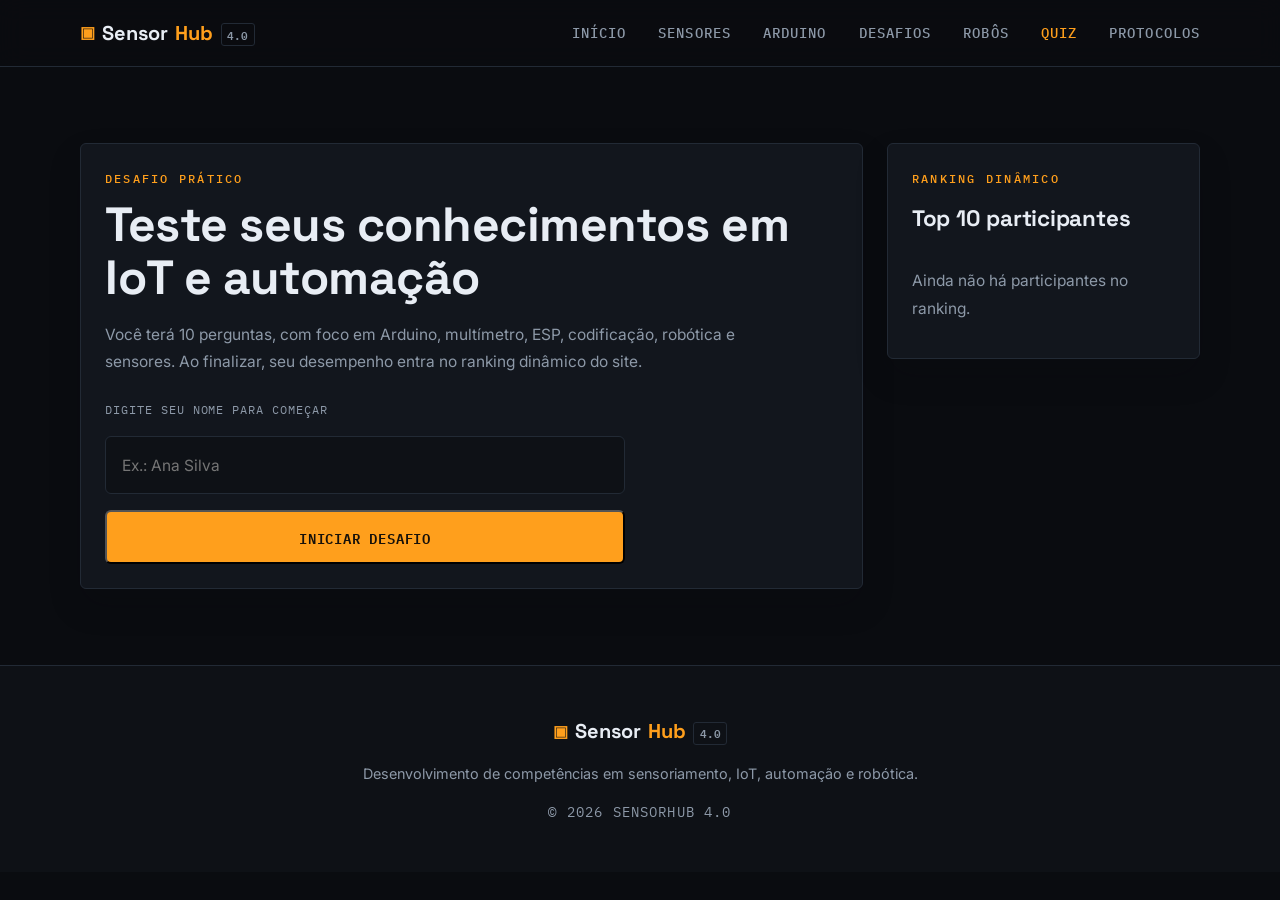
<file: quiz.html>
<!DOCTYPE html>
<html lang="pt-BR">
<head>
  <meta charset="UTF-8" />
  <meta name="viewport" content="width=device-width, initial-scale=1.0" />
  <meta name="description" content="Quiz interativo de IoT, Arduino, sensores, programação e robótica com ranking dinâmico." />
  <title>Quiz IoT &amp; Automação — SensorHub 4.0</title>
  <link rel="icon" href="data:image/svg+xml,<svg xmlns=%22http://www.w3.org/2000/svg%22 viewBox=%220 0 100 100%22><rect x=%2215%22 y=%2225%22 width=%2270%22 height=%2255%22 rx=%2210%22 fill=%22%23ff9f1c%22/><circle cx=%2238%22 cy=%2250%22 r=%228%22 fill=%22%230a0c10%22/><circle cx=%2262%22 cy=%2250%22 r=%228%22 fill=%22%230a0c10%22/><rect x=%2247%22 y=%2210%22 width=%226%22 height=%2215%22 fill=%22%23ff9f1c%22/></svg>" />
  <link rel="preconnect" href="https://fonts.googleapis.com" />
  <link rel="preconnect" href="https://fonts.gstatic.com" crossorigin />
  <link href="https://fonts.googleapis.com/css2?family=Space+Grotesk:wght@400;500;600;700&family=Inter:wght@400;500;600;700&family=IBM+Plex+Mono:wght@400;500;600&display=swap" rel="stylesheet" />
  <link rel="stylesheet" href="css/style.css" />
</head>
<body>

  <header class="cabecalho">
    <nav class="nav container">
      <a href="index.html" class="logo"><span class="logo-marca">▣</span> Sensor<span>Hub</span><em>4.0</em></a>
      <button class="nav-toggle" id="navToggle" aria-label="Abrir menu" aria-expanded="false">
        <span></span><span></span><span></span>
      </button>
      <ul class="nav-lista" id="navLista">
        <li><a href="index.html">Início</a></li>
        <li><a href="sensores.html">Sensores</a></li>
        <li><a href="arduino.html">Arduino</a></li>
        <li><a href="desafios.html">Desafios</a></li>
        <li><a href="robos.html">Robôs</a></li>
        <li><a href="quiz.html" class="ativo">Quiz</a></li>
        <li><a href="index.html#protocolos">Protocolos</a></li>
      </ul>
    </nav>
  </header>

  <main class="secao">
    <div class="container">
      <div class="quiz-shell">
        <section id="inicioQuiz" class="quiz-card">
          <p class="kicker revelar">desafio prático</p>
          <h1 class="quiz-titulo revelar">Teste seus conhecimentos em IoT e automação</h1>
          <p class="quiz-subtitulo revelar">
            Você terá 10 perguntas, com foco em Arduino, multímetro, ESP, codificação, robótica e sensores.
            Ao finalizar, seu desempenho entra no ranking dinâmico do site.
          </p>

          <form id="formNomeUsuario" class="quiz-form revelar">
            <label for="nomeParticipante">Digite seu nome para começar</label>
            <input id="nomeParticipante" type="text" maxlength="30" placeholder="Ex.: Ana Silva" required />
            <button type="submit" class="botao">Iniciar desafio</button>
          </form>
        </section>

        <section id="quizCard" class="quiz-card hidden">
          <div class="quiz-header">
            <span id="indicadorPergunta" class="quiz-badge">Pergunta 1/10</span>
            <span id="pontosAtuais" class="quiz-badge quiz-badge-alt">0 pts</span>
          </div>

          <div class="quiz-questao">
            <p id="categoriaPergunta" class="quiz-categoria">Arduino</p>
            <h2 id="textoPergunta">Pergunta</h2>
          </div>

          <div id="opcoesContainer" class="quiz-opcoes" aria-live="polite"></div>

          <div class="quiz-acoes">
            <button id="proximoBtn" type="button" class="botao" disabled>Próxima</button>
          </div>
        </section>

        <section id="resultadoContainer" class="quiz-card hidden">
          <p class="kicker">resultado final</p>
          <h2 id="resultadoTitulo">Desafio concluído!</h2>
          <p id="resultadoTexto"></p>

          <div class="resultado-estatisticas">
            <div>
              <span>Pontuação</span>
              <strong id="resultadoPontos">0</strong>
            </div>
            <div>
              <span>Acertos</span>
              <strong id="resultadoAcertos">0/10</strong>
            </div>
            <div>
              <span>Percentual</span>
              <strong id="resultadoPercentual">0%</strong>
            </div>
          </div>

          <button id="reiniciarBtn" type="button" class="botao">Jogar novamente</button>
        </section>

        <aside class="ranking-card">
          <p class="kicker">ranking dinâmico</p>
          <h3>Top 10 participantes</h3>
          <ol id="rankingLista" class="ranking-lista"></ol>
        </aside>
      </div>
    </div>
  </main>

  <footer class="rodape">
    <div class="container rodape-conteudo">
      <a href="index.html" class="logo"><span class="logo-marca">▣</span> Sensor<span>Hub</span><em>4.0</em></a>
      <p>Desenvolvimento de competências em sensoriamento, IoT, automação e robótica.</p>
      <p class="rodape-copy">© <span id="anoAtual">2026</span> SensorHub 4.0</p>
    </div>
  </footer>

  <script src="js/main.js"></script>
  <script src="js/quiz.js"></script>
</body>
</html>
</file>
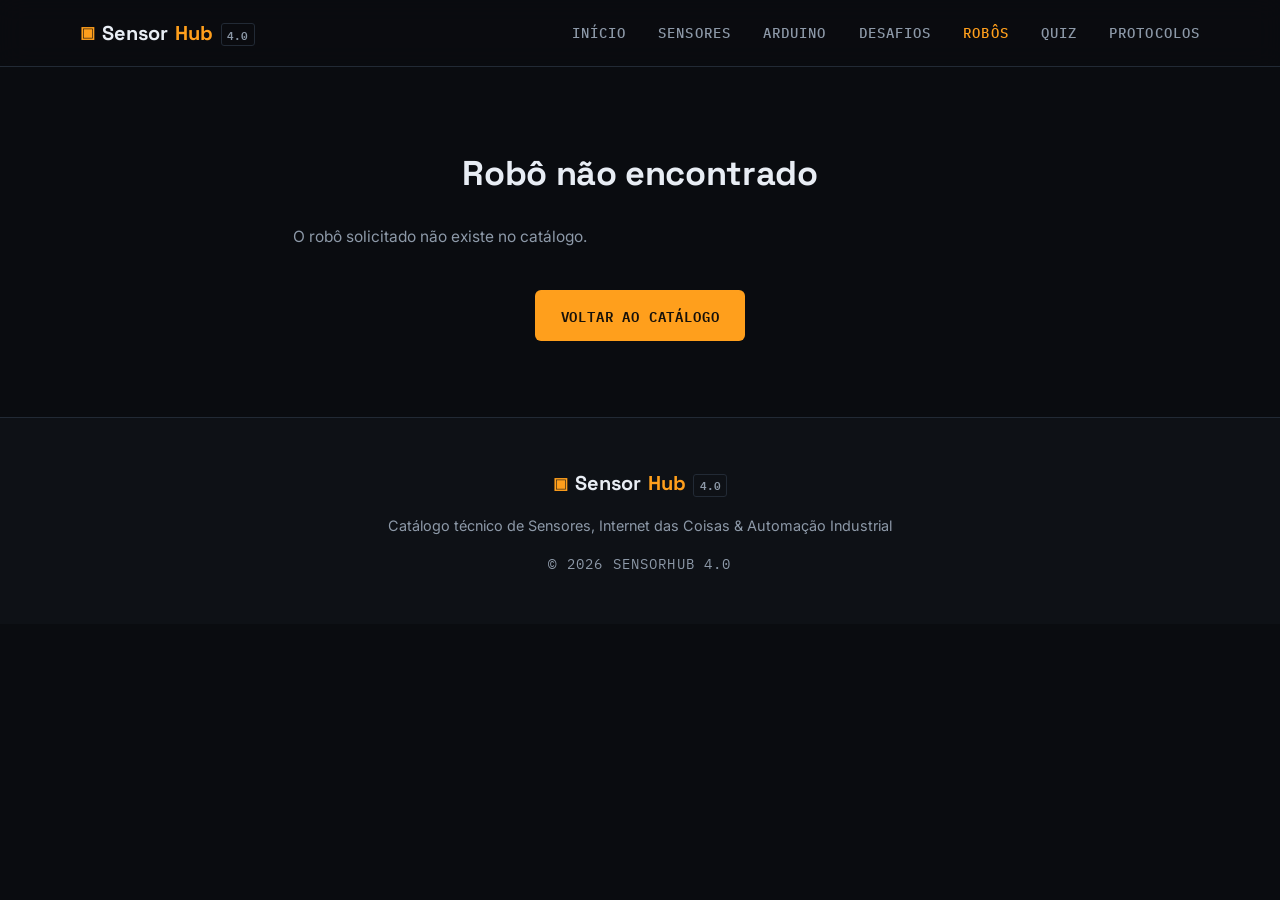
<file: robo.html>
<!DOCTYPE html>
<html lang="pt-BR">
<head>
  <meta charset="UTF-8" />
  <meta name="viewport" content="width=device-width, initial-scale=1.0" />
  <meta name="description" content="Ficha técnica completa do robô industrial: conceito, funcionamento, características, aplicações, integração IoT e modelos comerciais." />
  <title>Detalhes do Robô — SensorHub 4.0</title>
  <link rel="icon" href="data:image/svg+xml,<svg xmlns=%22http://www.w3.org/2000/svg%22 viewBox=%220 0 100 100%22><rect x=%2215%22 y=%2225%22 width=%2270%22 height=%2255%22 rx=%2210%22 fill=%22%23ff9f1c%22/><circle cx=%2238%22 cy=%2250%22 r=%228%22 fill=%22%230a0c10%22/><circle cx=%2262%22 cy=%2250%22 r=%228%22 fill=%22%230a0c10%22/><rect x=%2247%22 y=%2210%22 width=%226%22 height=%2215%22 fill=%22%23ff9f1c%22/></svg>" />
  <link rel="preconnect" href="https://fonts.googleapis.com" />
  <link rel="preconnect" href="https://fonts.gstatic.com" crossorigin />
  <link href="https://fonts.googleapis.com/css2?family=Space+Grotesk:wght@400;500;600;700&family=Inter:wght@400;500;600;700&family=IBM+Plex+Mono:wght@400;500;600&display=swap" rel="stylesheet" />
  <link rel="stylesheet" href="css/style.css" />
</head>
<body>

  <!-- ===== CABEÇALHO / MENU DE NAVEGAÇÃO ===== -->
  <header class="cabecalho">
    <nav class="nav container">
      <a href="index.html" class="logo"><span class="logo-marca">▣</span> Sensor<span>Hub</span><em>4.0</em></a>
      <button class="nav-toggle" id="navToggle" aria-label="Abrir menu" aria-expanded="false">
        <span></span><span></span><span></span>
      </button>
      <ul class="nav-lista" id="navLista">
        <li><a href="index.html">Início</a></li>
        <li><a href="sensores.html">Sensores</a></li>
        <li><a href="arduino.html">Arduino</a></li>
        <li><a href="desafios.html">Desafios</a></li>
        <li><a href="robos.html" class="ativo">Robôs</a></li>
        <li><a href="quiz.html">Quiz</a></li>
        <li><a href="index.html#protocolos">Protocolos</a></li>
      </ul>
    </nav>
  </header>

  <!--
    Página de detalhe DINÂMICA:
    o conteúdo é montado pelo js/robo.js a partir do parâmetro da URL (?id=cartesiano),
    buscando as informações no arquivo js/dados-robos.js.
    Assim, uma única página HTML atende os 7 robôs sem repetição de código.
  -->
  <main id="conteudoRobo">
    <!-- Conteúdo injetado via JavaScript -->
  </main>

  <!-- ===== RODAPÉ ===== -->
  <footer class="rodape">
    <div class="container rodape-conteudo">
      <a href="index.html" class="logo"><span class="logo-marca">▣</span> Sensor<span>Hub</span><em>4.0</em></a>
      <p>Catálogo técnico de Sensores, Internet das Coisas &amp; Automação Industrial</p>
      <p class="rodape-copy">© <span id="anoAtual"></span> SensorHub 4.0</p>
    </div>
  </footer>

  <script src="js/dados-robos.js"></script>
  <script src="js/main.js"></script>
  <script src="js/robo.js"></script>
</body>
</html>
</file>
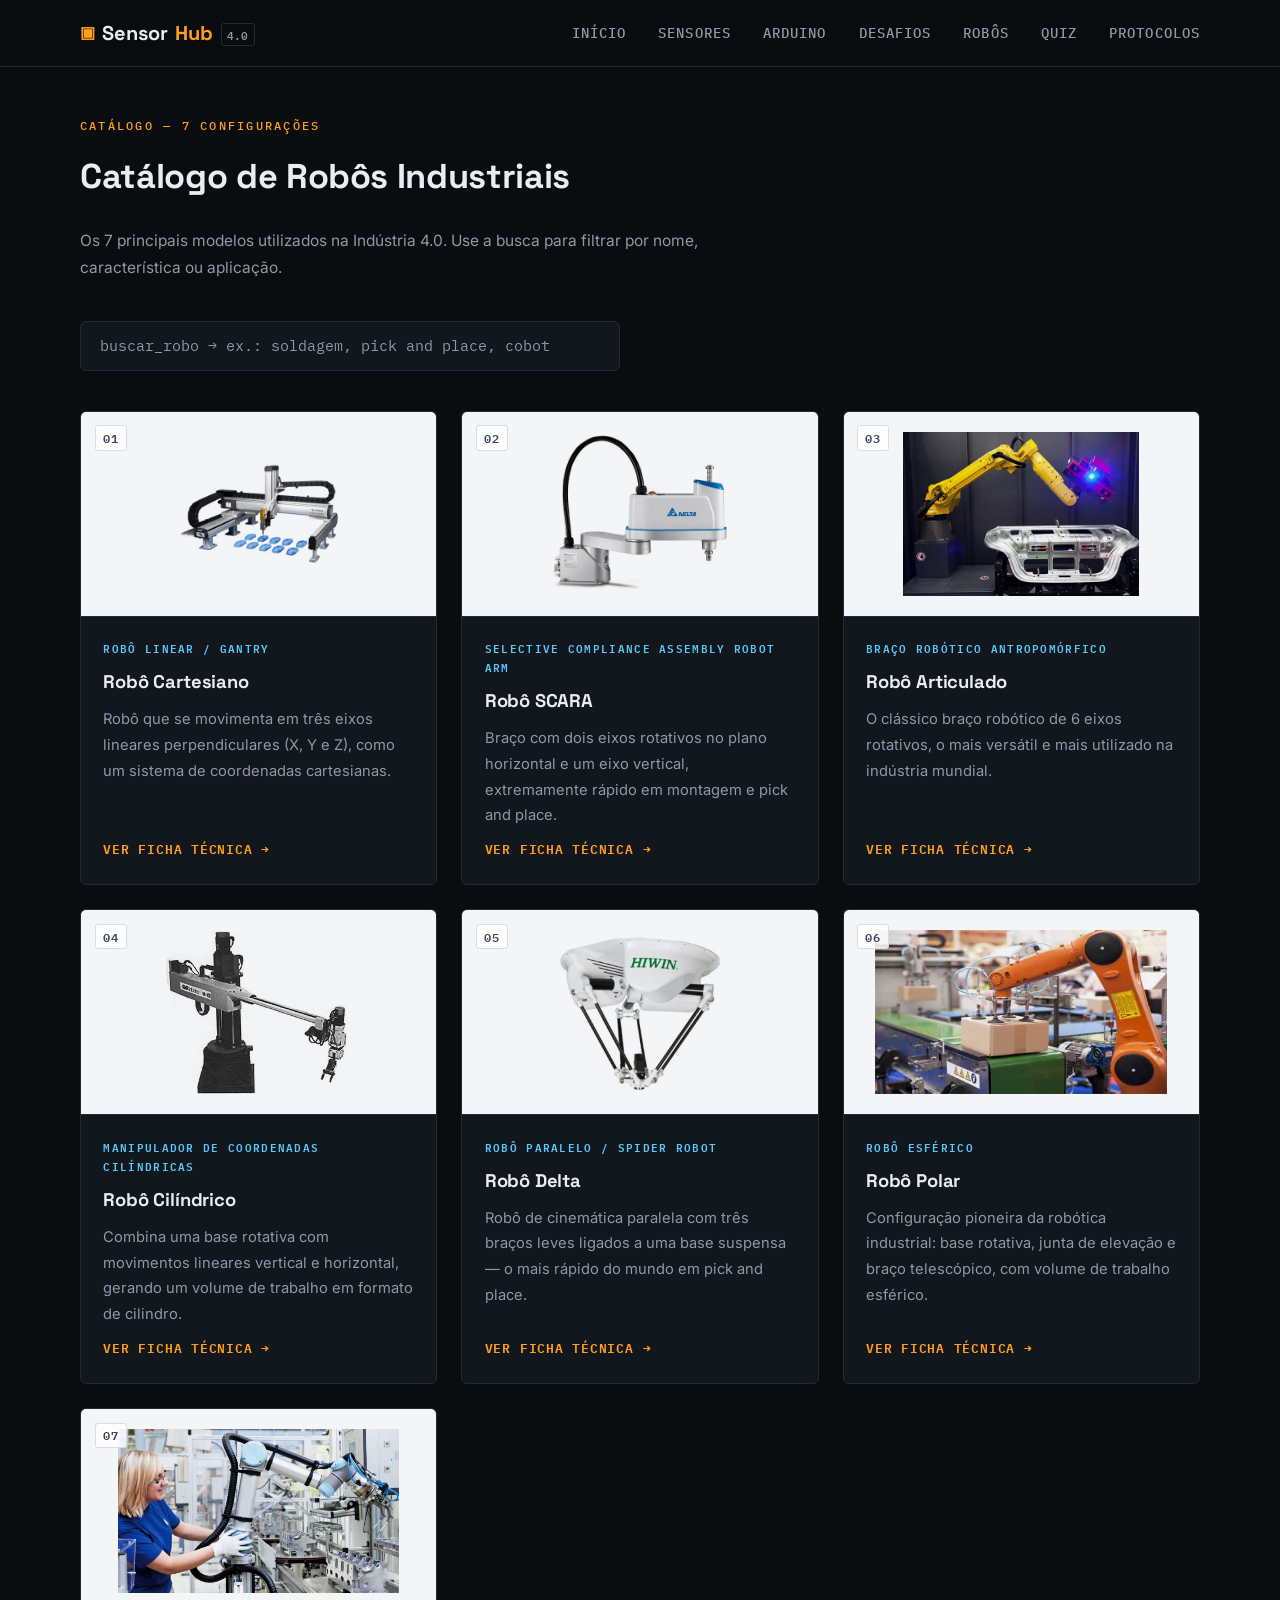
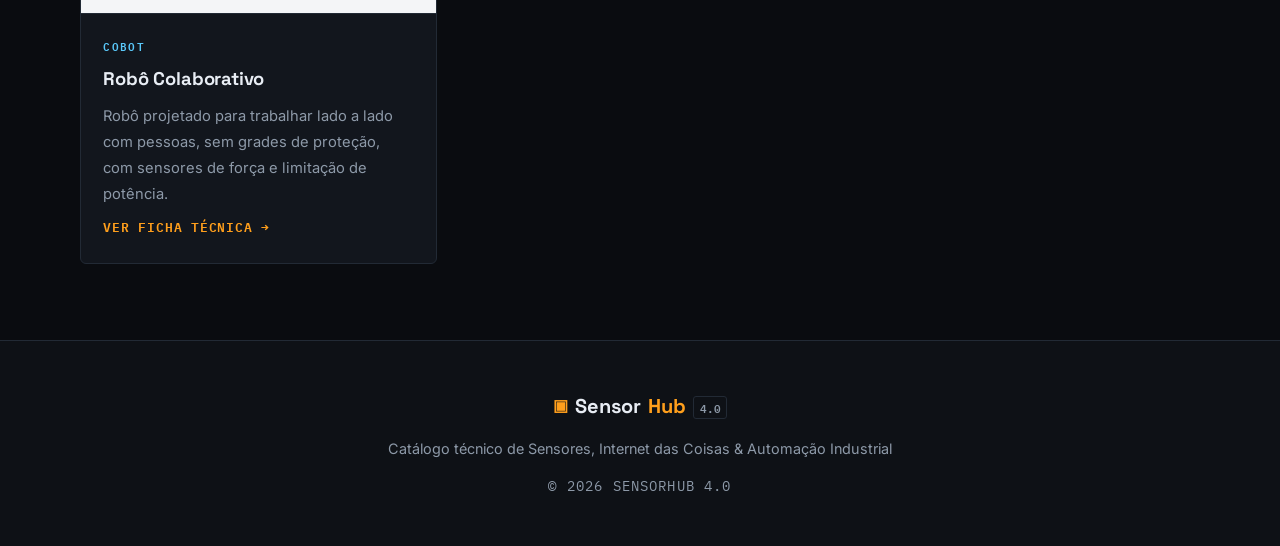
<file: robos.html>
<!DOCTYPE html>
<html lang="pt-BR">
<head>
  <meta charset="UTF-8" />
  <meta name="viewport" content="width=device-width, initial-scale=1.0" />
  <meta name="description" content="Catálogo dos 7 principais modelos de robôs industriais: cartesiano, SCARA, articulado, cilíndrico, delta, polar e colaborativo." />
  <title>Catálogo de Robôs — SensorHub 4.0</title>
  <link rel="icon" href="data:image/svg+xml,<svg xmlns=%22http://www.w3.org/2000/svg%22 viewBox=%220 0 100 100%22><rect x=%2215%22 y=%2225%22 width=%2270%22 height=%2255%22 rx=%2210%22 fill=%22%23ff9f1c%22/><circle cx=%2238%22 cy=%2250%22 r=%228%22 fill=%22%230a0c10%22/><circle cx=%2262%22 cy=%2250%22 r=%228%22 fill=%22%230a0c10%22/><rect x=%2247%22 y=%2210%22 width=%226%22 height=%2215%22 fill=%22%23ff9f1c%22/></svg>" />
  <link rel="preconnect" href="https://fonts.googleapis.com" />
  <link rel="preconnect" href="https://fonts.gstatic.com" crossorigin />
  <link href="https://fonts.googleapis.com/css2?family=Space+Grotesk:wght@400;500;600;700&family=Inter:wght@400;500;600;700&family=IBM+Plex+Mono:wght@400;500;600&display=swap" rel="stylesheet" />
  <link rel="stylesheet" href="css/style.css" />
</head>
<body>

  <!-- ===== CABEÇALHO / MENU DE NAVEGAÇÃO ===== -->
  <header class="cabecalho">
    <nav class="nav container">
      <a href="index.html" class="logo"><span class="logo-marca">▣</span> Sensor<span>Hub</span><em>4.0</em></a>
      <button class="nav-toggle" id="navToggle" aria-label="Abrir menu" aria-expanded="false">
        <span></span><span></span><span></span>
      </button>
      <ul class="nav-lista" id="navLista">
        <li><a href="index.html">Início</a></li>
        <li><a href="sensores.html">Sensores</a></li>
        <li><a href="arduino.html">Arduino</a></li>
        <li><a href="desafios.html">Desafios</a></li>
        <li><a href="robos.html">Robôs</a></li>
        <li><a href="quiz.html">Quiz</a></li>
        <li><a href="index.html#protocolos">Protocolos</a></li>
      </ul>
    </nav>
  </header>

  <main>
    <section class="secao pagina-topo">
      <div class="container">
        <p class="kicker revelar">catálogo — 7 configurações</p>
        <h1 class="secao-titulo revelar">Catálogo de Robôs Industriais</h1>
        <p class="secao-subtitulo revelar">
          Os 7 principais modelos utilizados na Indústria 4.0. Use a busca para filtrar por nome,
          característica ou aplicação.
        </p>

        <!-- Campo de busca: o filtro é aplicado em tempo real pelo JavaScript -->
        <div class="busca-caixa revelar">
          <input
            type="search"
            id="campoBusca"
            placeholder="buscar_robo → ex.: soldagem, pick and place, cobot"
            aria-label="Buscar robô"
          />
        </div>

        <!-- Grade preenchida dinamicamente pelo js/catalogo.js a partir de dados-robos.js -->
        <div class="grade-robos" id="gradeRobos"></div>

        <!-- Mensagem exibida quando a busca não encontra resultados -->
        <p class="sem-resultados" id="semResultados" hidden>
          [ nenhum robô encontrado para essa busca ]
        </p>
      </div>
    </section>
  </main>

  <!-- ===== RODAPÉ ===== -->
  <footer class="rodape">
    <div class="container rodape-conteudo">
      <a href="index.html" class="logo"><span class="logo-marca">▣</span> Sensor<span>Hub</span><em>4.0</em></a>
      <p>Catálogo técnico de Sensores, Internet das Coisas &amp; Automação Industrial</p>
      <p class="rodape-copy">© <span id="anoAtual"></span> SensorHub 4.0</p>
    </div>
  </footer>

  <script src="js/dados-robos.js"></script>
  <script src="js/main.js"></script>
  <script src="js/catalogo.js"></script>
</body>
</html>
</file>
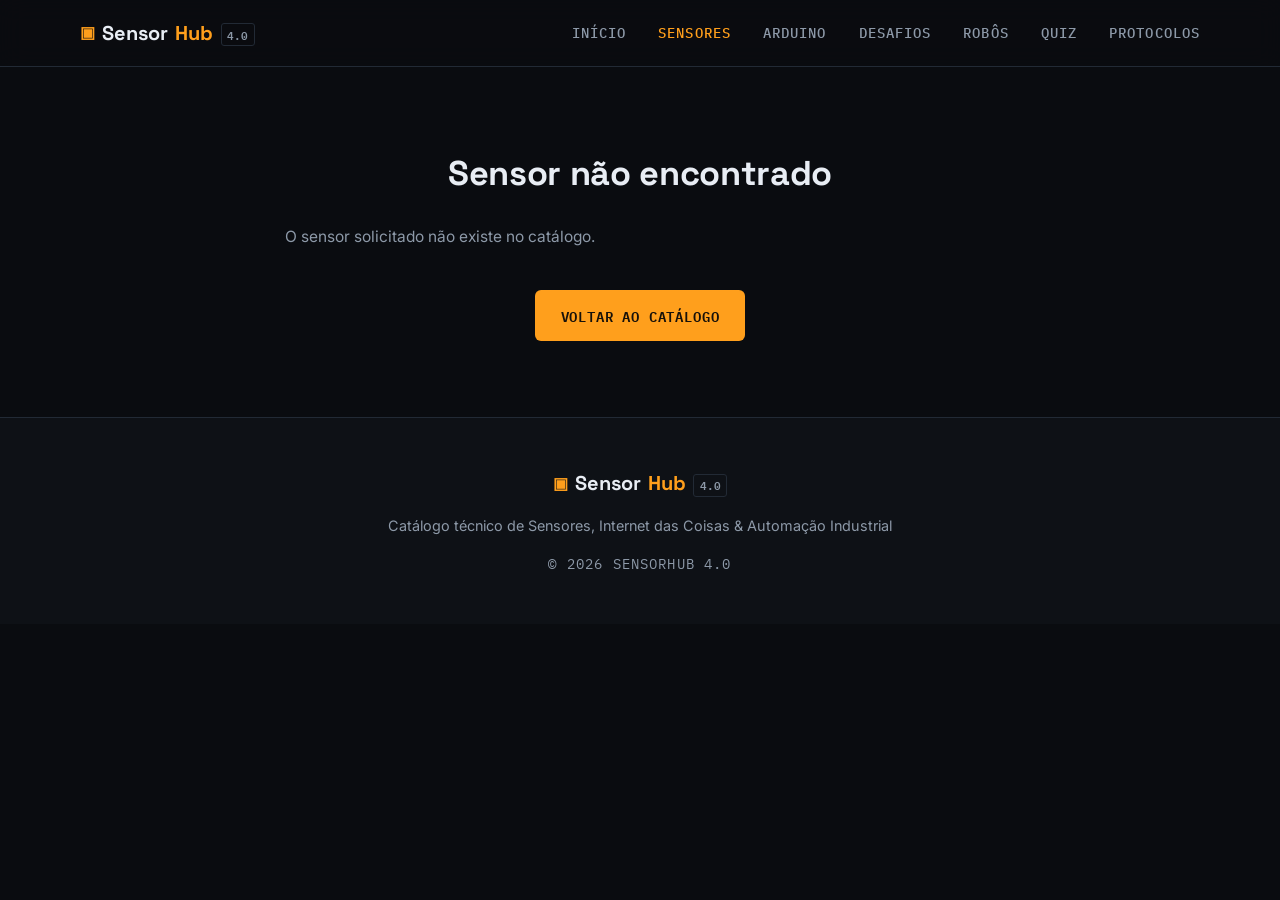
<file: sensor.html>
<!DOCTYPE html>
<html lang="pt-BR">
<head>
  <meta charset="UTF-8" />
  <meta name="viewport" content="width=device-width, initial-scale=1.0" />
  <meta name="description" content="Ficha técnica completa do sensor: conceito, princípio de funcionamento, especificações, tipo de sinal, aplicações industriais, exemplo com Arduino e fabricantes." />
  <title>Ficha do Sensor — SensorHub 4.0</title>
  <link rel="icon" href="data:image/svg+xml,<svg xmlns=%22http://www.w3.org/2000/svg%22 viewBox=%220 0 100 100%22><rect x=%2215%22 y=%2225%22 width=%2270%22 height=%2255%22 rx=%2210%22 fill=%22%23ff9f1c%22/><circle cx=%2238%22 cy=%2250%22 r=%228%22 fill=%22%230a0c10%22/><circle cx=%2262%22 cy=%2250%22 r=%228%22 fill=%22%230a0c10%22/><rect x=%2247%22 y=%2210%22 width=%226%22 height=%2215%22 fill=%22%23ff9f1c%22/></svg>" />
  <link rel="preconnect" href="https://fonts.googleapis.com" />
  <link rel="preconnect" href="https://fonts.gstatic.com" crossorigin />
  <link href="https://fonts.googleapis.com/css2?family=Space+Grotesk:wght@400;500;600;700&family=Inter:wght@400;500;600;700&family=IBM+Plex+Mono:wght@400;500;600&display=swap" rel="stylesheet" />
  <link rel="stylesheet" href="css/style.css" />
</head>
<body>

  <!-- ===== CABEÇALHO / MENU DE NAVEGAÇÃO ===== -->
  <header class="cabecalho">
    <nav class="nav container">
      <a href="index.html" class="logo"><span class="logo-marca">▣</span> Sensor<span>Hub</span><em>4.0</em></a>
      <button class="nav-toggle" id="navToggle" aria-label="Abrir menu" aria-expanded="false">
        <span></span><span></span><span></span>
      </button>
      <ul class="nav-lista" id="navLista">
        <li><a href="index.html">Início</a></li>
        <li><a href="sensores.html" class="ativo">Sensores</a></li>
        <li><a href="arduino.html">Arduino</a></li>
        <li><a href="desafios.html">Desafios</a></li>
        <li><a href="robos.html">Robôs</a></li>
        <li><a href="quiz.html">Quiz</a></li>
        <li><a href="index.html#protocolos">Protocolos</a></li>
      </ul>
    </nav>
  </header>

  <!--
    Página de detalhe DINÂMICA:
    o conteúdo é montado pelo js/sensor.js a partir do parâmetro da URL
    (ex.: sensor.html?id=dht11), buscando as informações em js/dados-sensores.js.
    Uma única página HTML atende aos 25 sensores, sem repetição de código.
  -->
  <main id="conteudoSensor">
    <!-- Conteúdo injetado via JavaScript -->
  </main>

  <!-- ===== RODAPÉ ===== -->
  <footer class="rodape">
    <div class="container rodape-conteudo">
      <a href="index.html" class="logo"><span class="logo-marca">▣</span> Sensor<span>Hub</span><em>4.0</em></a>
      <p>Catálogo técnico de Sensores, Internet das Coisas &amp; Automação Industrial</p>
      <p class="rodape-copy">© <span id="anoAtual"></span> SensorHub 4.0</p>
    </div>
  </footer>

  <!-- Scripts: base de dados + utilitários de código + comportamento + ficha -->
  <script src="js/dados-sensores.js"></script>
  <script src="js/main.js"></script>
  <script src="js/codigo.js"></script>
  <script src="js/sensor.js"></script>
</body>
</html>
</file>
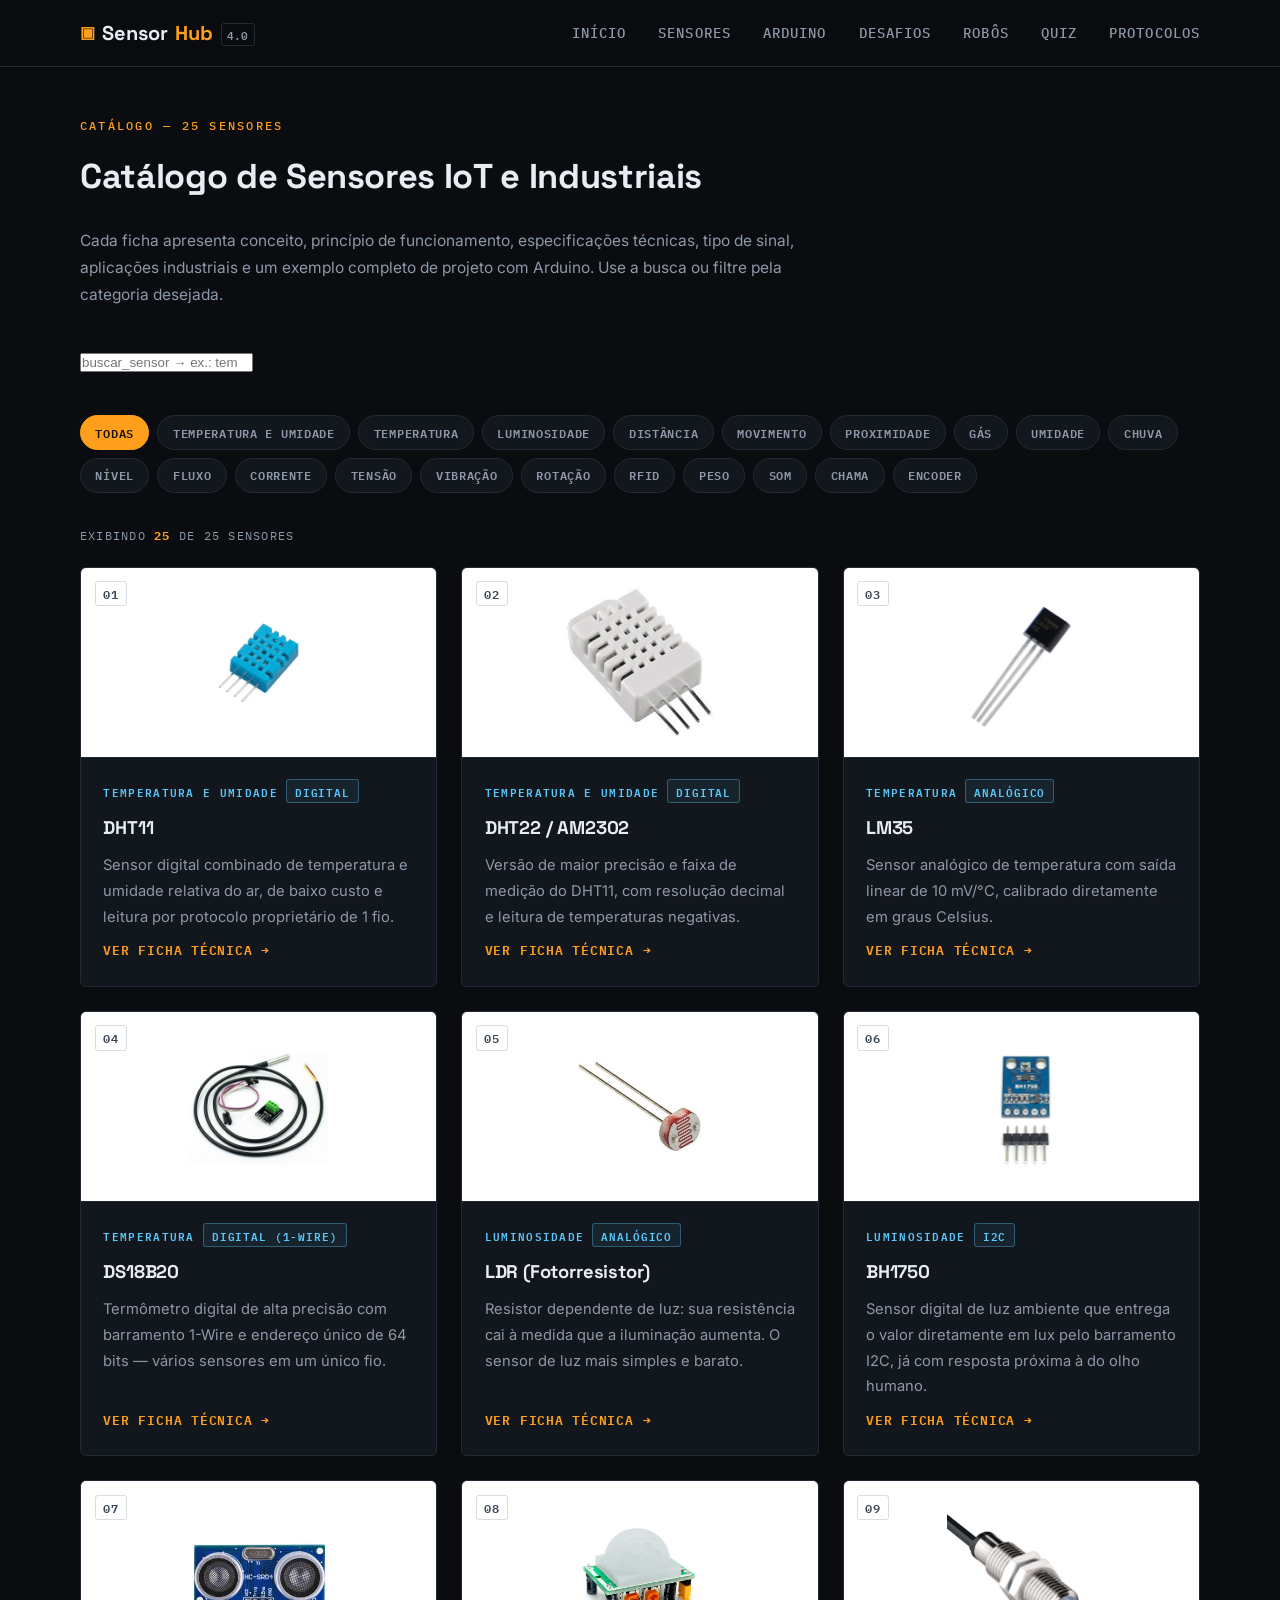
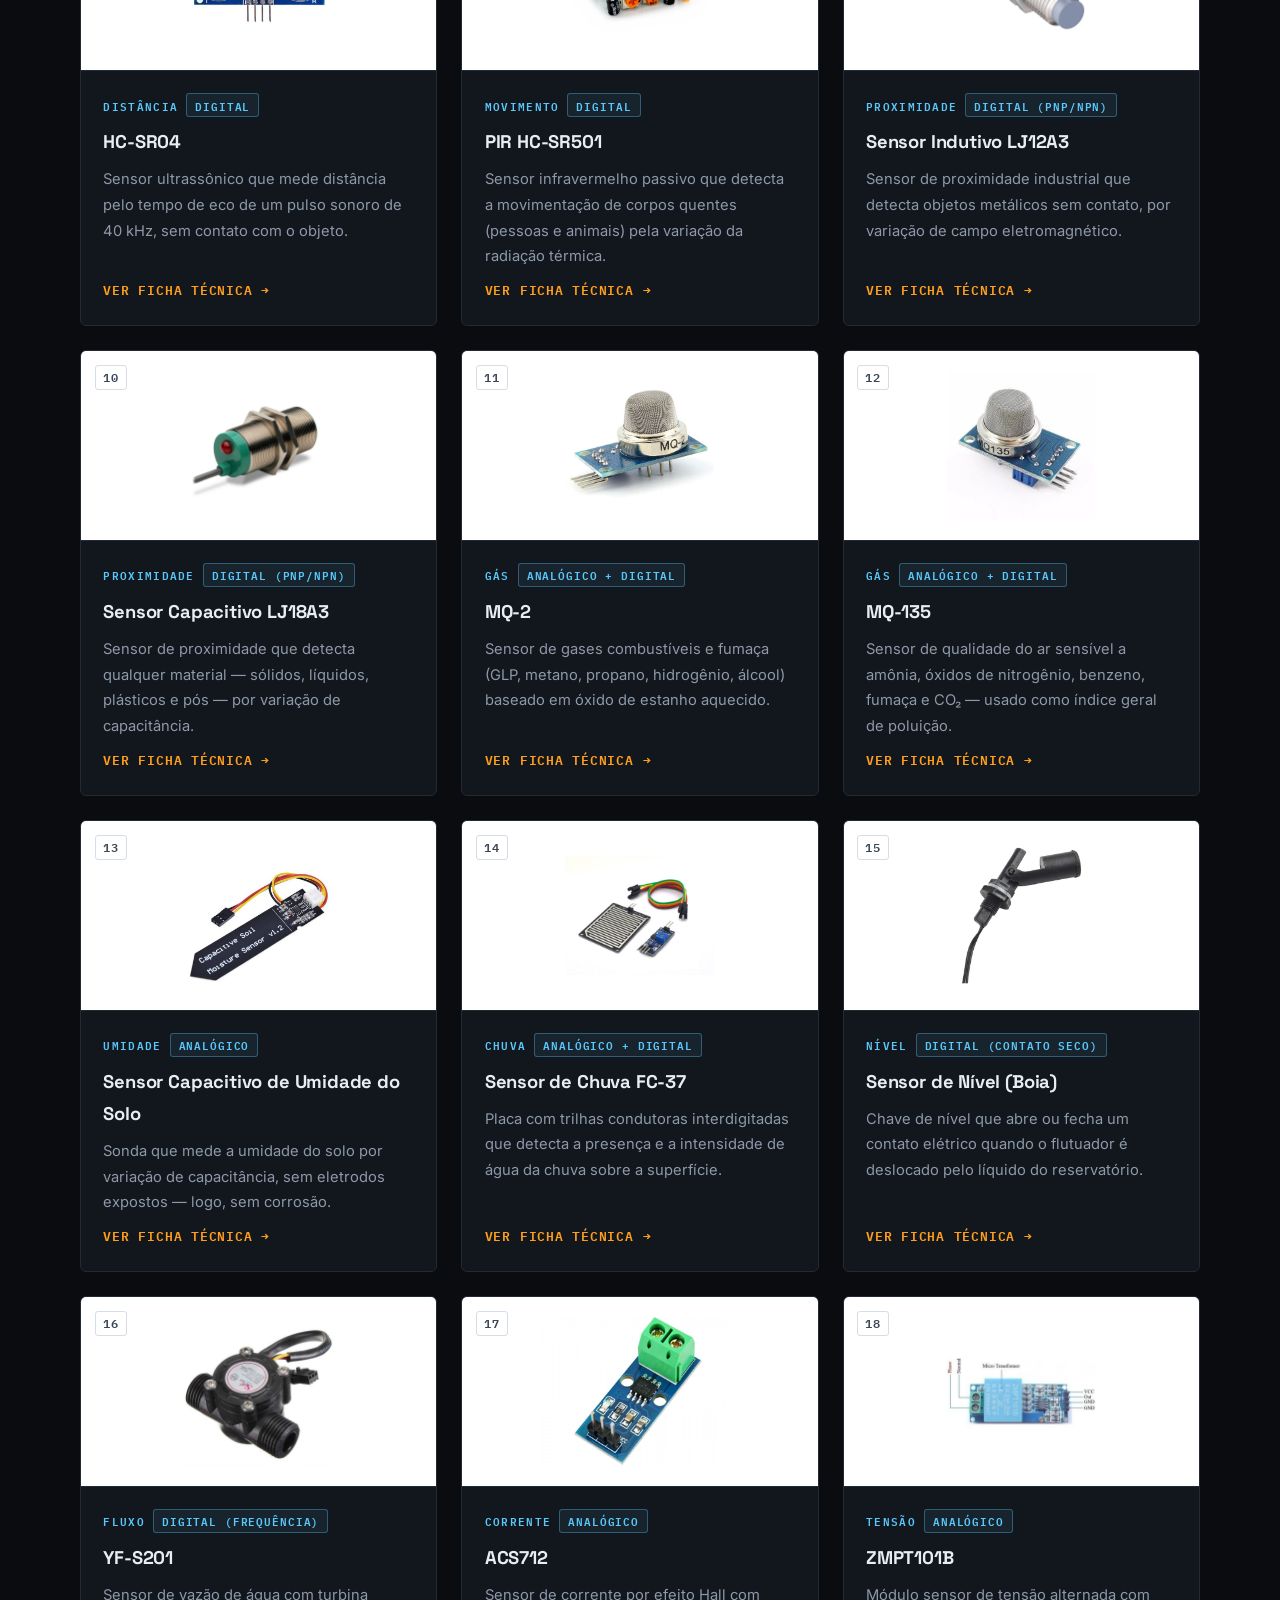
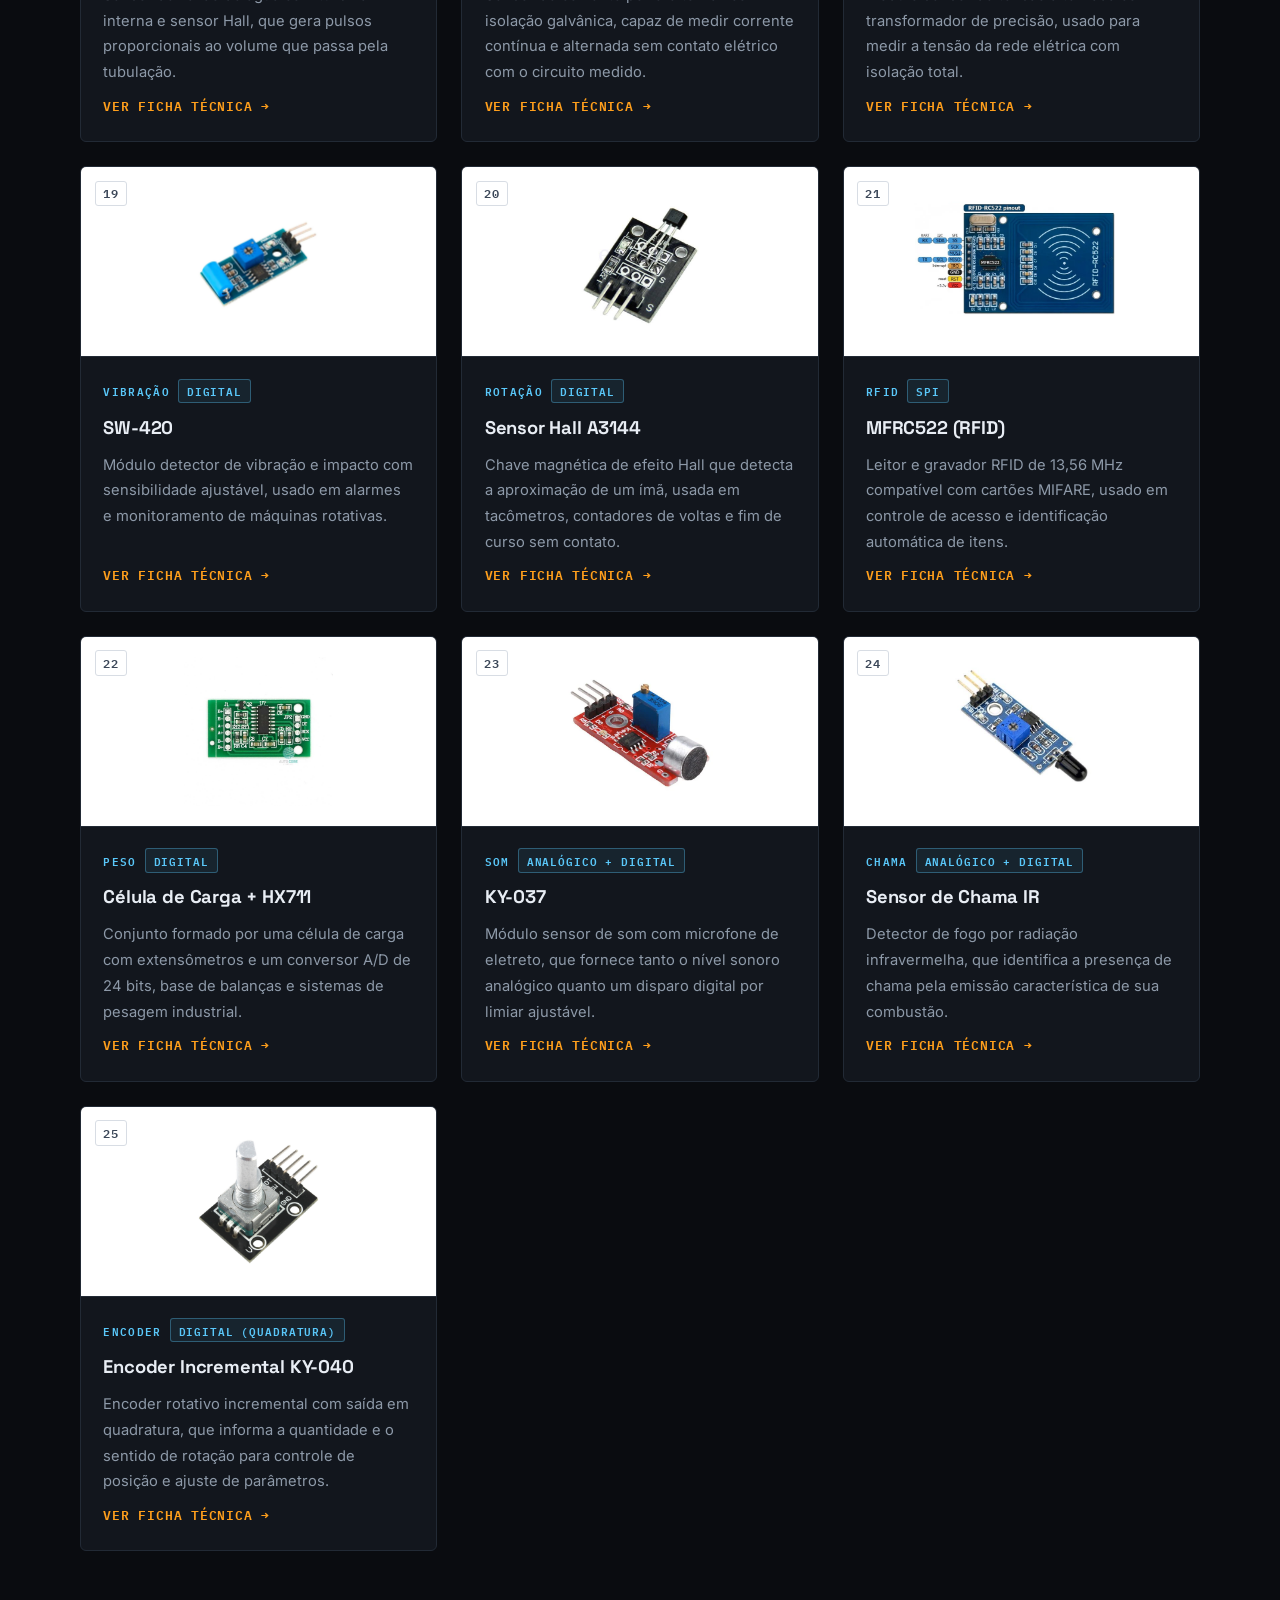
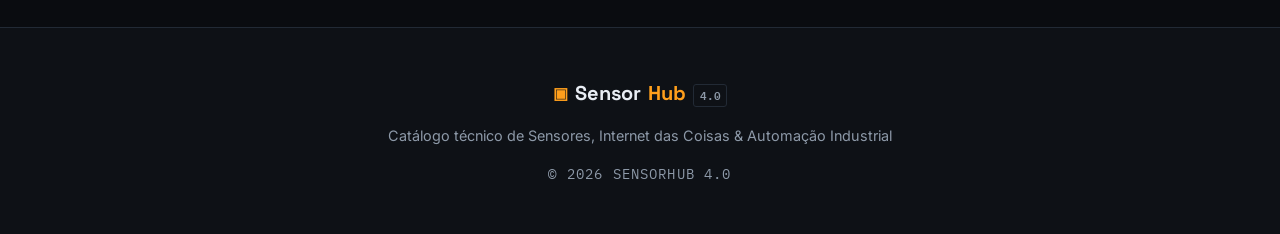
<file: sensores.html>
<!DOCTYPE html>
<html lang="pt-BR">
<head>
  <meta charset="UTF-8" />
  <meta name="viewport" content="width=device-width, initial-scale=1.0" />
  <meta name="description" content="Catálogo técnico com 25 sensores IoT e industriais: conceito, princípio de funcionamento, especificações, tipo de sinal, aplicações e exemplos com Arduino." />
  <title>Catálogo de Sensores — SensorHub 4.0</title>
  <link rel="icon" href="data:image/svg+xml,<svg xmlns=%22http://www.w3.org/2000/svg%22 viewBox=%220 0 100 100%22><rect x=%2215%22 y=%2225%22 width=%2270%22 height=%2255%22 rx=%2210%22 fill=%22%23ff9f1c%22/><circle cx=%2238%22 cy=%2250%22 r=%228%22 fill=%22%230a0c10%22/><circle cx=%2262%22 cy=%2250%22 r=%228%22 fill=%22%230a0c10%22/><rect x=%2247%22 y=%2210%22 width=%226%22 height=%2215%22 fill=%22%23ff9f1c%22/></svg>" />
  <link rel="preconnect" href="https://fonts.googleapis.com" />
  <link rel="preconnect" href="https://fonts.gstatic.com" crossorigin />
  <link href="https://fonts.googleapis.com/css2?family=Space+Grotesk:wght@400;500;600;700&family=Inter:wght@400;500;600;700&family=IBM+Plex+Mono:wght@400;500;600&display=swap" rel="stylesheet" />
  <link rel="stylesheet" href="css/style.css" />
</head>
<body>

  <!-- ===== CABEÇALHO / MENU DE NAVEGAÇÃO ===== -->
  <header class="cabecalho">
    <nav class="nav container">
      <a href="index.html" class="logo"><span class="logo-marca">▣</span> Sensor<span>Hub</span><em>4.0</em></a>
      <button class="nav-toggle" id="navToggle" aria-label="Abrir menu" aria-expanded="false">
        <span></span><span></span><span></span>
      </button>
      <ul class="nav-lista" id="navLista">
        <li><a href="index.html">Início</a></li>
        <li><a href="sensores.html">Sensores</a></li>
        <li><a href="arduino.html">Arduino</a></li>
        <li><a href="desafios.html">Desafios</a></li>
        <li><a href="robos.html">Robôs</a></li>
        <li><a href="quiz.html">Quiz</a></li>
        <li><a href="index.html#protocolos">Protocolos</a></li>
      </ul>
    </nav>
  </header>

  <main>
    <section class="secao pagina-topo">
      <div class="container">
        <p class="kicker revelar">catálogo — 25 sensores</p>
        <h1 class="secao-titulo revelar">Catálogo de Sensores IoT e Industriais</h1>
        <p class="secao-subtitulo revelar">
          Cada ficha apresenta conceito, princípio de funcionamento, especificações técnicas,
          tipo de sinal, aplicações industriais e um exemplo completo de projeto com Arduino.
          Use a busca ou filtre pela categoria desejada.
        </p>

        <!-- Campo de busca: o filtro é aplicado em tempo real pelo JavaScript -->
        <div class="busca-caixa revelar">
          <input
            type="search"
            id="buscaSensor"
            placeholder="buscar_sensor → ex.: temperatura, i2c, corrente, gás"
            aria-label="Buscar sensor"
          />
        </div>

        <!-- Chips de categoria gerados dinamicamente pelo js/catalogo-sensores.js -->
        <div class="filtros revelar" id="filtrosCategoria"></div>

        <!-- Contador de resultados atualizado a cada filtragem -->
        <p class="contagem-resultados" id="contagemSensores"></p>

        <!-- Grade preenchida dinamicamente a partir de dados-sensores.js -->
        <div class="grade-robos" id="gradeSensores"></div>

        <!-- Mensagem exibida quando nenhum sensor atende aos filtros -->
        <p class="sem-resultados" id="semSensores" hidden>
          [ nenhum sensor encontrado para essa busca ]
        </p>
      </div>
    </section>
  </main>

  <!-- ===== RODAPÉ ===== -->
  <footer class="rodape">
    <div class="container rodape-conteudo">
      <a href="index.html" class="logo"><span class="logo-marca">▣</span> Sensor<span>Hub</span><em>4.0</em></a>
      <p>Catálogo técnico de Sensores, Internet das Coisas &amp; Automação Industrial</p>
      <p class="rodape-copy">© <span id="anoAtual"></span> SensorHub 4.0</p>
    </div>
  </footer>

  <!-- Scripts: base de dados + comportamento geral + renderização do catálogo -->
  <script src="js/dados-sensores.js"></script>
  <script src="js/main.js"></script>
  <script src="js/catalogo-sensores.js"></script>
</body>
</html>
</file>
<file: css/style.css>
/* ============================================================
   STYLE.CSS — RoboHub 4.0
   Tema técnico-industrial (blueprint escuro).
   Tipografia: Space Grotesk (títulos) · Inter (texto) ·
               IBM Plex Mono (rótulos técnicos)
   Organização:
   1. Variáveis e reset
   2. Elementos base (tipografia, container, botões)
   3. Cabeçalho e menu de navegação (responsivo)
   4. Hero da página inicial
   5. Seções e cartões de conteúdo
   6. Catálogo de robôs (cards e busca)
   7. Página de detalhe do robô (abas e modelos)
   8. Rodapé
   9. Animações
   10. Media queries (responsividade)
   11. Catálogo de sensores (filtros, selos e fichas)
   12. Blocos de código Arduino
   13. Página do Arduino
   ============================================================ */

/* ---------- 1. VARIÁVEIS E RESET ---------- */
:root {
  /* Paleta industrial escura */
  --cor-fundo: #0a0c10;
  --cor-fundo-alt: #0e1116;
  --cor-superficie: #12161d;
  --cor-borda: #222a35;
  --cor-primaria: #ff9f1c;      /* laranja industrial */
  --cor-primaria-forte: #e88a00;
  --cor-secundaria: #5ac8fa;    /* azul técnico (usado com moderação) */
  --cor-texto: #e8edf4;
  --cor-texto-suave: #8d99a8;

  /* Fontes */
  --fonte-titulo: "Space Grotesk", sans-serif;
  --fonte-texto: "Inter", system-ui, sans-serif;
  --fonte-mono: "IBM Plex Mono", monospace;

  --raio: 6px;                  /* cantos discretos, visual técnico */
  --transicao: 0.22s ease;
  --largura-max: 1120px;
}

* {
  margin: 0;
  padding: 0;
  box-sizing: border-box;
}

html {
  scroll-behavior: smooth; /* rolagem suave nos links de âncora */
}

body {
  font-family: var(--fonte-texto);
  background: var(--cor-fundo);
  color: var(--cor-texto);
  line-height: 1.75;
  font-size: 15.5px;
}

h1, h2, h3, h4 {
  font-family: var(--fonte-titulo);
  letter-spacing: -0.01em;
}

img {
  max-width: 100%;
  display: block;
}

a {
  color: var(--cor-secundaria);
  text-decoration: none;
}

ul, ol {
  list-style-position: inside;
}

/* ---------- 2. ELEMENTOS BASE ---------- */
.container {
  width: min(100% - 2.5rem, var(--largura-max));
  margin-inline: auto;
}

.centro {
  text-align: center;
}

/* Rótulo técnico numerado acima dos títulos de seção */
.kicker {
  font-family: var(--fonte-mono);
  font-size: 0.78rem;
  font-weight: 500;
  text-transform: uppercase;
  letter-spacing: 0.18em;
  color: var(--cor-primaria);
  margin-bottom: 0.6rem;
}

/* Botões reutilizáveis — retangulares, com rótulo em mono */
.botao {
  display: inline-block;
  font-family: var(--fonte-mono);
  font-size: 0.85rem;
  font-weight: 600;
  text-transform: uppercase;
  letter-spacing: 0.06em;
  background: var(--cor-primaria);
  color: #17110a;
  padding: 0.85rem 1.6rem;
  border-radius: var(--raio);
  transition: background var(--transicao), transform var(--transicao), border-color var(--transicao);
}

.botao:hover {
  background: var(--cor-primaria-forte);
  transform: translateY(-2px);
}

.botao-vazado {
  background: transparent;
  color: var(--cor-texto);
  border: 1px solid var(--cor-borda);
}

.botao-vazado:hover {
  background: var(--cor-superficie);
  border-color: var(--cor-primaria);
}

/* ---------- 3. CABEÇALHO E MENU ---------- */
.cabecalho {
  position: sticky;
  top: 0;
  z-index: 50;
  background: rgba(10, 12, 16, 0.9);
  backdrop-filter: blur(12px);
  border-bottom: 1px solid var(--cor-borda);
}

.nav {
  display: flex;
  align-items: center;
  justify-content: space-between;
  min-height: 66px;
}

.logo {
  font-family: var(--fonte-titulo);
  font-size: 1.25rem;
  font-weight: 700;
  color: var(--cor-texto);
  display: inline-flex;
  align-items: baseline;
  gap: 0.45rem;
}

.logo span:not(.logo-marca) {
  color: var(--cor-primaria);
}

.logo-marca {
  color: var(--cor-primaria);
  font-size: 1rem;
  align-self: center;
}

.logo em {
  font-family: var(--fonte-mono);
  font-style: normal;
  font-size: 0.7rem;
  font-weight: 600;
  color: var(--cor-texto-suave);
  border: 1px solid var(--cor-borda);
  border-radius: 3px;
  padding: 0.05rem 0.35rem;
}

.nav-lista {
  display: flex;
  gap: 2rem;
  list-style: none;
}

.nav-lista a {
  font-family: var(--fonte-mono);
  color: var(--cor-texto-suave);
  font-weight: 500;
  font-size: 0.85rem;
  text-transform: uppercase;
  letter-spacing: 0.08em;
  transition: color var(--transicao);
}

.nav-lista a:hover,
.nav-lista a.ativo {
  color: var(--cor-primaria);
}

/* Botão hambúrguer — escondido no desktop, exibido no mobile */
.nav-toggle {
  display: none;
  flex-direction: column;
  gap: 5px;
  background: none;
  border: none;
  cursor: pointer;
  padding: 6px;
}

.nav-toggle span {
  width: 24px;
  height: 2px;
  background: var(--cor-texto);
  transition: transform var(--transicao), opacity var(--transicao);
}

/* Hambúrguer vira um "X" quando o menu está aberto */
.nav-toggle.ativo span:nth-child(1) { transform: translateY(7px) rotate(45deg); }
.nav-toggle.ativo span:nth-child(2) { opacity: 0; }
.nav-toggle.ativo span:nth-child(3) { transform: translateY(-7px) rotate(-45deg); }

/* ---------- 4. HERO ---------- */
.hero {
  padding: 6rem 0 4.5rem;
  border-bottom: 1px solid var(--cor-borda);
  /* Malha quadriculada estilo prancheta técnica (blueprint) */
  background-image:
    linear-gradient(rgba(141, 153, 168, 0.055) 1px, transparent 1px),
    linear-gradient(90deg, rgba(141, 153, 168, 0.055) 1px, transparent 1px),
    radial-gradient(ellipse 90% 70% at 15% 0%, rgba(255, 159, 28, 0.09), transparent 60%);
  background-size: 42px 42px, 42px 42px, 100% 100%;
}

.hero-tag {
  font-family: var(--fonte-mono);
  font-size: 0.8rem;
  font-weight: 500;
  text-transform: uppercase;
  letter-spacing: 0.16em;
  color: var(--cor-primaria);
  margin-bottom: 1.5rem;
}

.hero h1 {
  font-size: clamp(2.1rem, 5.5vw, 3.8rem);
  font-weight: 700;
  line-height: 1.08;
  max-width: 18ch;
  letter-spacing: -0.02em;
}

.hero h1 span {
  color: var(--cor-primaria);
}

.hero-texto {
  color: var(--cor-texto-suave);
  max-width: 54ch;
  margin: 1.5rem 0 2.25rem;
  font-size: 1.06rem;
}

.hero-botoes {
  display: flex;
  gap: 0.9rem;
  flex-wrap: wrap;
}

/* Contadores animados — estilo painel de instrumentação */
.hero-numeros {
  display: inline-flex;
  margin-top: 3.5rem;
  border: 1px solid var(--cor-borda);
  border-radius: var(--raio);
  background: rgba(18, 22, 29, 0.75);
  overflow: hidden;
}

.numero-item {
  padding: 1.1rem 1.9rem;
}

.numero-item + .numero-item {
  border-left: 1px solid var(--cor-borda);
}

.numero-item strong {
  display: block;
  font-family: var(--fonte-mono);
  font-size: 1.9rem;
  font-weight: 600;
  color: var(--cor-primaria);
  line-height: 1.2;
}

.numero-item > span {
  font-family: var(--fonte-mono);
  color: var(--cor-texto-suave);
  font-size: 0.72rem;
  text-transform: uppercase;
  letter-spacing: 0.1em;
}

/* ---------- 5. SEÇÕES E CARTÕES ---------- */
.secao {
  padding: 4.75rem 0;
}

.secao-alt {
  background: var(--cor-fundo-alt);
  border-top: 1px solid var(--cor-borda);
  border-bottom: 1px solid var(--cor-borda);
}

.pagina-topo {
  padding-top: 3rem;
}

.secao-titulo {
  font-size: clamp(1.5rem, 3.5vw, 2.15rem);
  font-weight: 700;
  margin-bottom: 1.25rem;
}

.secao-subtitulo {
  color: var(--cor-texto-suave);
  max-width: 72ch;
  margin-bottom: 2.5rem;
}

/* Grade de duas colunas usada nas seções conceituais */
.grade-2 {
  display: grid;
  grid-template-columns: 1.15fr 1fr;
  gap: 2.5rem;
  align-items: start;
}

.cartao-texto p + p {
  margin-top: 1rem;
}

.cartao-texto p {
  color: #b9c3cf;
}

.cartao-destaque {
  background: var(--cor-superficie);
  border: 1px solid var(--cor-borda);
  border-radius: var(--raio);
  padding: 1.9rem;
  position: relative;
}

/* Marcação de canto estilo desenho técnico */
.cartao-destaque::before {
  content: "";
  position: absolute;
  top: -1px;
  left: -1px;
  width: 22px;
  height: 22px;
  border-top: 2px solid var(--cor-primaria);
  border-left: 2px solid var(--cor-primaria);
  border-top-left-radius: var(--raio);
}

.cartao-destaque h3 {
  margin-bottom: 1rem;
  font-size: 1.05rem;
}

.lista-passos,
.lista-marcada {
  list-style: none;
}

.lista-passos li,
.lista-marcada li {
  margin-bottom: 0.65rem;
  color: var(--cor-texto-suave);
  padding-left: 1.1rem;
  position: relative;
  font-size: 0.95rem;
}

/* Marcador customizado em vez do bullet padrão */
.lista-marcada li::before,
.lista-passos li::before {
  content: "▸";
  position: absolute;
  left: 0;
  color: var(--cor-primaria);
}

.lista-passos {
  counter-reset: passo;
}

.lista-passos li::before {
  counter-increment: passo;
  content: counter(passo, decimal-leading-zero);
  font-family: var(--fonte-mono);
  font-size: 0.75rem;
  top: 0.2rem;
}

.lista-passos li {
  padding-left: 1.9rem;
}

.lista-marcada li strong,
.lista-passos li strong {
  color: var(--cor-texto);
}

/* Grade de cartões com ícone (automação e protocolos) */
.grade-cartoes {
  display: grid;
  grid-template-columns: repeat(auto-fit, minmax(240px, 1fr));
  gap: 1.25rem;
}

.cartao-icone {
  background: var(--cor-superficie);
  border: 1px solid var(--cor-borda);
  border-radius: var(--raio);
  padding: 1.75rem;
  transition: transform var(--transicao), border-color var(--transicao);
}

.cartao-icone:hover {
  transform: translateY(-5px);
  border-color: rgba(255, 159, 28, 0.55);
}

/* Ícones SVG dentro de uma moldura quadrada */
.cartao-icone .icone {
  width: 44px;
  height: 44px;
  display: flex;
  align-items: center;
  justify-content: center;
  border: 1px solid var(--cor-borda);
  border-radius: var(--raio);
  color: var(--cor-primaria);
  margin-bottom: 1.1rem;
  background: rgba(255, 159, 28, 0.06);
}

.cartao-icone .icone svg {
  width: 22px;
  height: 22px;
}

.cartao-icone h3 {
  margin-bottom: 0.5rem;
  font-size: 1.02rem;
}

.cartao-icone p {
  color: var(--cor-texto-suave);
  font-size: 0.92rem;
}

/* ---------- 6. CATÁLOGO DE ROBÔS ---------- */
.busca-caixa {
  margin-bottom: 2.5rem;
}

#campoBusca {
  width: 100%;
  max-width: 540px;
  padding: 0.9rem 1.2rem;
  border-radius: var(--raio);
  border: 1px solid var(--cor-borda);
  background: var(--cor-superficie);
  color: var(--cor-texto);
  font-family: var(--fonte-mono);
  font-size: 0.92rem;
  outline: none;
  transition: border-color var(--transicao);
}

#campoBusca::placeholder {
  color: var(--cor-texto-suave);
}

#campoBusca:focus {
  border-color: var(--cor-primaria);
}

.grade-robos {
  display: grid;
  grid-template-columns: repeat(auto-fill, minmax(300px, 1fr));
  gap: 1.5rem;
}

.card-robo {
  display: flex;
  flex-direction: column;
  background: var(--cor-superficie);
  border: 1px solid var(--cor-borda);
  border-radius: var(--raio);
  overflow: hidden;
  color: var(--cor-texto);
  position: relative;
  transition: transform var(--transicao), border-color var(--transicao), box-shadow var(--transicao);
}

.card-robo:hover {
  transform: translateY(-5px);
  border-color: rgba(255, 159, 28, 0.55);
  box-shadow: 0 22px 44px rgba(0, 0, 0, 0.4);
}

/* Índice numerado do card (01–07) */
.card-robo-indice {
  position: absolute;
  top: 0.85rem;
  left: 0.85rem;
  z-index: 2;
  font-family: var(--fonte-mono);
  font-size: 0.72rem;
  font-weight: 600;
  letter-spacing: 0.08em;
  color: #3a4657;
  background: rgba(255, 255, 255, 0.85);
  border: 1px solid #d8dde4;
  border-radius: 3px;
  padding: 0.1rem 0.45rem;
}

.card-robo-imagem {
  background: #f4f5f7; /* fundo claro para destacar as imagens dos robôs */
  height: 205px;
  display: flex;
  align-items: center;
  justify-content: center;
  padding: 1.25rem;
  border-bottom: 1px solid var(--cor-borda);
}

.card-robo-imagem img {
  max-height: 100%;
  object-fit: contain;
  mix-blend-mode: multiply; /* integra as imagens ao fundo claro */
  transition: transform var(--transicao);
}

.card-robo:hover .card-robo-imagem img {
  transform: scale(1.05);
}

.card-robo-corpo {
  padding: 1.35rem 1.4rem 1.5rem;
  display: flex;
  flex-direction: column;
  gap: 0.55rem;
  flex: 1;
}

.card-robo-tag {
  font-family: var(--fonte-mono);
  font-size: 0.68rem;
  font-weight: 600;
  text-transform: uppercase;
  letter-spacing: 0.12em;
  color: var(--cor-secundaria);
}

.card-robo-corpo h3 {
  font-size: 1.15rem;
}

.card-robo-corpo p {
  color: var(--cor-texto-suave);
  font-size: 0.92rem;
  flex: 1;
}

.card-robo-link {
  font-family: var(--fonte-mono);
  color: var(--cor-primaria);
  font-weight: 600;
  font-size: 0.8rem;
  text-transform: uppercase;
  letter-spacing: 0.06em;
}

.sem-resultados {
  text-align: center;
  color: var(--cor-texto-suave);
  font-family: var(--fonte-mono);
  font-size: 0.95rem;
  padding: 3rem 0;
}

/* ---------- 7. PÁGINA DE DETALHE DO ROBÔ ---------- */
.breadcrumb {
  font-family: var(--fonte-mono);
  color: var(--cor-texto-suave);
  font-size: 0.8rem;
  text-transform: uppercase;
  letter-spacing: 0.06em;
  margin-bottom: 2rem;
}

.robo-hero {
  display: grid;
  grid-template-columns: 380px 1fr;
  gap: 2.5rem;
  align-items: center;
  margin-bottom: 3rem;
}

.robo-hero-imagem {
  background: #f4f5f7;
  border: 1px solid var(--cor-borda);
  border-radius: var(--raio);
  padding: 1.5rem;
  display: flex;
  align-items: center;
  justify-content: center;
  min-height: 280px;
}

.robo-hero-imagem img {
  max-height: 300px;
  object-fit: contain;
  mix-blend-mode: multiply;
}

.robo-hero-texto h1 {
  font-size: clamp(1.8rem, 4vw, 2.7rem);
  margin: 0.6rem 0 0.8rem;
}

.robo-hero-texto p {
  color: var(--cor-texto-suave);
  font-size: 1.05rem;
  max-width: 55ch;
}

/* Abas (tabs) da ficha técnica */
.abas {
  background: var(--cor-superficie);
  border: 1px solid var(--cor-borda);
  border-radius: var(--raio);
  overflow: hidden;
  margin-bottom: 3.5rem;
}

.abas-botoes {
  display: flex;
  flex-wrap: wrap;
  border-bottom: 1px solid var(--cor-borda);
  background: var(--cor-fundo-alt);
}

.aba-botao {
  background: none;
  border: none;
  font-family: var(--fonte-mono);
  color: var(--cor-texto-suave);
  font-size: 0.82rem;
  font-weight: 600;
  text-transform: uppercase;
  letter-spacing: 0.05em;
  padding: 1rem 1.3rem;
  cursor: pointer;
  border-bottom: 2px solid transparent;
  transition: color var(--transicao), border-color var(--transicao);
}

.aba-botao:hover {
  color: var(--cor-texto);
}

.aba-botao.ativo {
  color: var(--cor-primaria);
  border-bottom-color: var(--cor-primaria);
}

.aba-painel {
  display: none; /* painéis escondidos por padrão... */
  padding: 2rem;
  animation: aparecer 0.35s ease;
}

.aba-painel.ativo {
  display: block; /* ...apenas o ativo é exibido */
}

.aba-painel h2 {
  font-size: 1.2rem;
  margin-bottom: 1rem;
}

.aba-painel p {
  color: #b9c3cf;
  max-width: 90ch;
}

/* Modelos comerciais */
.modelos-titulo {
  margin-bottom: 2rem;
}

.grade-modelos {
  display: grid;
  grid-template-columns: repeat(auto-fit, minmax(280px, 1fr));
  gap: 1.25rem;
  margin-bottom: 3.5rem;
}

.card-modelo {
  background: var(--cor-superficie);
  border: 1px solid var(--cor-borda);
  border-radius: var(--raio);
  padding: 1.6rem;
  position: relative;
  transition: transform var(--transicao), border-color var(--transicao);
}

.card-modelo::before {
  content: "";
  position: absolute;
  top: -1px;
  left: -1px;
  width: 22px;
  height: 22px;
  border-top: 2px solid var(--cor-secundaria);
  border-left: 2px solid var(--cor-secundaria);
  border-top-left-radius: var(--raio);
}

.card-modelo:hover {
  transform: translateY(-4px);
  border-color: rgba(90, 200, 250, 0.5);
}

.card-modelo h4 {
  font-size: 1.1rem;
  margin-bottom: 0.2rem;
}

.card-modelo-fabricante {
  font-family: var(--fonte-mono);
  color: var(--cor-secundaria);
  font-size: 0.74rem;
  font-weight: 600;
  text-transform: uppercase;
  letter-spacing: 0.08em;
  margin-bottom: 0.8rem;
}

.card-modelo p {
  color: var(--cor-texto-suave);
  font-size: 0.92rem;
}

/* Navegação anterior/próximo entre robôs */
.robo-navegacao {
  display: flex;
  justify-content: space-between;
  gap: 1rem;
  flex-wrap: wrap;
}

/* ---------- 8. RODAPÉ ---------- */
.rodape {
  border-top: 1px solid var(--cor-borda);
  background: var(--cor-fundo-alt);
  padding: 3rem 0;
  text-align: center;
}

.rodape-conteudo .logo {
  justify-content: center;
  display: inline-flex;
  margin-bottom: 0.75rem;
}

.rodape-conteudo p {
  color: var(--cor-texto-suave);
  font-size: 0.9rem;
}

.rodape-copy {
  font-family: var(--fonte-mono);
  font-size: 0.75rem;
  margin-top: 0.75rem;
  text-transform: uppercase;
  letter-spacing: 0.08em;
}

/* ---------- 9. ANIMAÇÕES ---------- */
/* Estado inicial dos elementos com .revelar; o JS adiciona .visivel ao rolar */
.revelar {
  opacity: 0;
  transform: translateY(24px);
  transition: opacity 0.65s ease, transform 0.65s ease;
}

.revelar.visivel {
  opacity: 1;
  transform: translateY(0);
}

@keyframes aparecer {
  from { opacity: 0; transform: translateY(10px); }
  to   { opacity: 1; transform: translateY(0); }
}

/* ---------- 10. RESPONSIVIDADE ---------- */
/* Tablets */
@media (max-width: 900px) {
  .grade-2 {
    grid-template-columns: 1fr;
  }

  .robo-hero {
    grid-template-columns: 1fr;
  }

  .robo-hero-imagem {
    max-width: 420px;
  }
}

/* Celulares */
@media (max-width: 720px) {
  /* Exibe o hambúrguer e transforma o menu em painel vertical */
  .nav-toggle {
    display: flex;
  }

  .nav-lista {
    position: absolute;
    top: 66px;
    left: 0;
    right: 0;
    background: var(--cor-fundo-alt);
    border-bottom: 1px solid var(--cor-borda);
    flex-direction: column;
    gap: 0;
    padding: 0;
    /* Menu fechado por padrão */
    max-height: 0;
    overflow: hidden;
    transition: max-height 0.35s ease;
  }

  /* Classe .aberto adicionada pelo JavaScript ao clicar no hambúrguer */
  .nav-lista.aberto {
    max-height: 320px;
  }

  .nav-lista li {
    text-align: center;
  }

  .nav-lista a {
    display: block;
    padding: 0.95rem 0;
  }

  .hero {
    padding: 3.75rem 0 3.25rem;
  }

  .hero-numeros {
    display: flex;
    width: 100%;
  }

  .numero-item {
    flex: 1;
    padding: 0.9rem 0.8rem;
  }

  .numero-item strong {
    font-size: 1.5rem;
  }

  .secao {
    padding: 3.25rem 0;
  }

  .abas-botoes {
    overflow-x: auto;
    flex-wrap: nowrap;
  }

  .aba-botao {
    white-space: nowrap;
  }

  .robo-navegacao {
    flex-direction: column;
  }

  .robo-navegacao .botao {
    text-align: center;
  }
}

/* ============================================================
   11. CATÁLOGO DE SENSORES
   Reaproveita os componentes .card-robo e .abas do catálogo de
   robôs, acrescentando os elementos próprios do sensor:
   filtros por categoria, selo do tipo de sinal e ficha técnica.
   ============================================================ */

/* ---------- Filtros por categoria (chips clicáveis) ---------- */
.filtros {
  display: flex;
  flex-wrap: wrap;
  gap: 0.5rem;
  margin-bottom: 2rem;
}

.chip {
  font-family: var(--fonte-mono);
  font-size: 0.75rem;
  font-weight: 600;
  text-transform: uppercase;
  letter-spacing: 0.06em;
  color: var(--cor-texto-suave);
  background: var(--cor-superficie);
  border: 1px solid var(--cor-borda);
  border-radius: 999px;
  padding: 0.4rem 0.9rem;
  cursor: pointer;
  transition: color var(--transicao), border-color var(--transicao), background var(--transicao);
}

.chip:hover {
  color: var(--cor-texto);
  border-color: var(--cor-primaria);
}

/* Chip selecionado no momento (classe aplicada pelo JavaScript) */
.chip.ativo {
  color: #17110a;
  background: var(--cor-primaria);
  border-color: var(--cor-primaria);
}

/* Contador de resultados exibido acima da grade */
.contagem-resultados {
  font-family: var(--fonte-mono);
  font-size: 0.78rem;
  text-transform: uppercase;
  letter-spacing: 0.1em;
  color: var(--cor-texto-suave);
  margin-bottom: 1.25rem;
}

.contagem-resultados strong {
  color: var(--cor-primaria);
}

/* ---------- Selo do tipo de sinal ---------- */
.selo-sinal {
  display: inline-block;
  font-family: var(--fonte-mono);
  font-size: 0.68rem;
  font-weight: 600;
  text-transform: uppercase;
  letter-spacing: 0.08em;
  color: var(--cor-secundaria);
  border: 1px solid rgba(90, 200, 250, 0.35);
  background: rgba(90, 200, 250, 0.08);
  border-radius: 3px;
  padding: 0.1rem 0.5rem;
}

/* Fundo branco atrás das fotos dos módulos (fotos vêm com fundo claro) */
.card-robo-imagem.imagem-sensor {
  background: #ffffff;
  height: 190px;
}

.card-robo-imagem.imagem-sensor img {
  mix-blend-mode: normal;
}

/* Linha de metadados do card (categoria + sinal) */
.card-meta {
  display: flex;
  flex-wrap: wrap;
  align-items: center;
  gap: 0.5rem;
}

/* ---------- Ficha técnica do sensor ---------- */
.sensor-hero-imagem {
  background: #ffffff;
}

.sensor-hero-imagem img {
  mix-blend-mode: normal;
}

/* Ficha de dados rápidos exibida abaixo do resumo */
.ficha-rapida {
  display: grid;
  grid-template-columns: repeat(auto-fit, minmax(150px, 1fr));
  gap: 1px;
  background: var(--cor-borda);
  border: 1px solid var(--cor-borda);
  border-radius: var(--raio);
  overflow: hidden;
  margin-top: 1.5rem;
}

.ficha-rapida div {
  background: var(--cor-superficie);
  padding: 0.85rem 1rem;
}

.ficha-rapida dt {
  font-family: var(--fonte-mono);
  font-size: 0.68rem;
  text-transform: uppercase;
  letter-spacing: 0.1em;
  color: var(--cor-texto-suave);
  margin-bottom: 0.2rem;
}

.ficha-rapida dd {
  font-family: var(--fonte-titulo);
  font-weight: 600;
  font-size: 0.95rem;
  color: var(--cor-texto);
}

/* Caixa de ligação elétrica do exemplo de projeto */
.caixa-ligacao {
  background: var(--cor-fundo-alt);
  border: 1px solid var(--cor-borda);
  border-left: 3px solid var(--cor-primaria);
  border-radius: var(--raio);
  padding: 1.2rem 1.4rem;
  margin: 1.5rem 0;
}

.caixa-ligacao h3 {
  font-size: 0.82rem;
  font-family: var(--fonte-mono);
  text-transform: uppercase;
  letter-spacing: 0.08em;
  color: var(--cor-primaria);
  margin-bottom: 0.8rem;
}

.caixa-ligacao ul {
  list-style: none;
}

.caixa-ligacao li {
  font-family: var(--fonte-mono);
  font-size: 0.85rem;
  color: var(--cor-texto-suave);
  padding: 0.25rem 0;
}

/* ============================================================
   12. BLOCOS DE CÓDIGO ARDUINO
   ============================================================ */
.bloco-codigo {
  border: 1px solid var(--cor-borda);
  border-radius: var(--raio);
  overflow: hidden;
  background: #0b0e13;
  margin: 1.5rem 0;
}

.codigo-cabecalho {
  display: flex;
  align-items: center;
  justify-content: space-between;
  gap: 1rem;
  background: var(--cor-fundo-alt);
  border-bottom: 1px solid var(--cor-borda);
  padding: 0.6rem 1rem;
}

.codigo-titulo {
  font-family: var(--fonte-mono);
  font-size: 0.75rem;
  text-transform: uppercase;
  letter-spacing: 0.08em;
  color: var(--cor-texto-suave);
}

/* Botão "copiar" — o texto muda para "copiado!" via JavaScript */
.botao-copiar {
  font-family: var(--fonte-mono);
  font-size: 0.72rem;
  font-weight: 600;
  text-transform: uppercase;
  letter-spacing: 0.06em;
  color: var(--cor-texto-suave);
  background: transparent;
  border: 1px solid var(--cor-borda);
  border-radius: 3px;
  padding: 0.3rem 0.7rem;
  cursor: pointer;
  transition: color var(--transicao), border-color var(--transicao);
}

.botao-copiar:hover {
  color: var(--cor-primaria);
  border-color: var(--cor-primaria);
}

.botao-copiar.copiado {
  color: #7ee08a;
  border-color: #7ee08a;
}

.bloco-codigo pre {
  margin: 0;
  padding: 1.2rem;
  overflow-x: auto;   /* código longo rola dentro do bloco, nunca na página */
}

.bloco-codigo code {
  font-family: var(--fonte-mono);
  font-size: 0.83rem;
  line-height: 1.7;
  color: #d6dee9;
  white-space: pre;
}

/* Realce de sintaxe simples aplicado pelo JavaScript */
.cod-comentario { color: #6b7a8d; font-style: italic; }
.cod-diretiva   { color: #c792ea; }
.cod-texto      { color: #a5e8a0; }
.cod-chave      { color: #ff9f1c; }
.cod-funcao     { color: #5ac8fa; }
.cod-numero     { color: #f7c26b; }

/* ============================================================
   13. PÁGINA DO ARDUINO
   ============================================================ */
.arduino-hero {
  display: grid;
  grid-template-columns: 1fr 1fr;
  gap: 2.5rem;
  align-items: center;
}

.arduino-imagem {
  background: #ffffff;
  border: 1px solid var(--cor-borda);
  border-radius: var(--raio);
  padding: 1.5rem;
}

/* Figura com legenda (usada no diagrama de pinagem) */
.figura {
  margin: 2rem 0;
}

.figura img {
  background: #ffffff;
  border: 1px solid var(--cor-borda);
  border-radius: var(--raio);
  padding: 1.25rem;
  width: 100%;
}

.figura figcaption {
  font-family: var(--fonte-mono);
  font-size: 0.78rem;
  color: var(--cor-texto-suave);
  text-align: center;
  margin-top: 0.8rem;
}

/* Seletor de exemplo de programação (lista de sensores) */
.seletor-exemplo {
  display: flex;
  flex-wrap: wrap;
  gap: 0.5rem;
  margin-bottom: 1.75rem;
}

/* Cabeçalho do exemplo exibido acima do código */
.exemplo-cabecalho h3 {
  font-size: 1.15rem;
  margin-bottom: 0.5rem;
}

.exemplo-cabecalho p {
  color: var(--cor-texto-suave);
  max-width: 85ch;
}

/* Fluxo sensor → controlador → nuvem (página inicial) */
.fluxo-dados {
  display: grid;
  grid-template-columns: repeat(auto-fit, minmax(190px, 1fr));
  gap: 1rem;
  margin-top: 2rem;
  counter-reset: etapa;
}

.fluxo-etapa {
  background: var(--cor-superficie);
  border: 1px solid var(--cor-borda);
  border-radius: var(--raio);
  padding: 1.35rem;
  position: relative;
}

.fluxo-etapa::before {
  counter-increment: etapa;
  content: counter(etapa, decimal-leading-zero);
  font-family: var(--fonte-mono);
  font-size: 0.72rem;
  font-weight: 600;
  color: var(--cor-primaria);
  display: block;
  margin-bottom: 0.5rem;
}

.fluxo-etapa h3 {
  font-size: 1rem;
  margin-bottom: 0.4rem;
}

.fluxo-etapa p {
  color: var(--cor-texto-suave);
  font-size: 0.88rem;
}

/* Tabela de placas controladoras (integração com Arduino/ESP32/RPi) */
.grade-placas {
  display: grid;
  grid-template-columns: repeat(auto-fit, minmax(260px, 1fr));
  gap: 1.25rem;
}

.card-placa {
  background: var(--cor-superficie);
  border: 1px solid var(--cor-borda);
  border-radius: var(--raio);
  overflow: hidden;
  transition: transform var(--transicao), border-color var(--transicao);
}

.card-placa:hover {
  transform: translateY(-4px);
  border-color: rgba(255, 159, 28, 0.55);
}

.card-placa-imagem {
  background: #ffffff;
  height: 170px;
  display: flex;
  align-items: center;
  justify-content: center;
  padding: 1rem;
  border-bottom: 1px solid var(--cor-borda);
}

.card-placa-imagem img {
  max-height: 100%;
  object-fit: contain;
}

.card-placa-corpo {
  padding: 1.35rem;
}

.card-placa-corpo h3 {
  font-size: 1.05rem;
  margin-bottom: 0.5rem;
}

.card-placa-corpo p {
  color: var(--cor-texto-suave);
  font-size: 0.9rem;
  margin-bottom: 0.9rem;
}

/* Responsividade das seções de sensores e Arduino */
@media (max-width: 900px) {
  .arduino-hero {
    grid-template-columns: 1fr;
  }
}

@media (max-width: 720px) {
  .filtros,
  .seletor-exemplo {
    /* Faixa de filtros rolável horizontalmente no celular */
    flex-wrap: nowrap;
    overflow-x: auto;
    padding-bottom: 0.5rem;
  }

  .chip {
    white-space: nowrap;
  }

  .bloco-codigo code {
    font-size: 0.76rem;
  }
}

/* ============================================================
   14. PÁGINA DE DESAFIOS PRÁTICOS (desafios.html)
   ============================================================ */

/* Cards de atalho para cada desafio */
.cartao-icone.cartao-link {
  display: block;
  color: inherit;
}

.cartao-link .card-robo-link {
  display: inline-block;
  margin-top: 0.9rem;
}

/* Lista de entregas exigidas (checklist) */
.lista-entregas {
  list-style: none;
  display: flex;
  flex-wrap: wrap;
  gap: 0.5rem;
  margin-top: 1rem;
}

.lista-entregas li {
  font-family: var(--fonte-mono);
  font-size: 0.72rem;
  font-weight: 600;
  text-transform: uppercase;
  letter-spacing: 0.06em;
  color: var(--cor-primaria);
  border: 1px solid rgba(255, 159, 28, 0.35);
  background: rgba(255, 159, 28, 0.08);
  border-radius: 3px;
  padding: 0.2rem 0.6rem;
}

/* Tabela de lógica / comparativo */
.tabela-rolagem {
  overflow-x: auto;
  margin-top: 0.5rem;
}

.tabela-logica {
  width: 100%;
  border-collapse: collapse;
  font-size: 0.9rem;
}

.tabela-logica th,
.tabela-logica td {
  text-align: left;
  padding: 0.65rem 0.8rem;
  border-bottom: 1px solid var(--cor-borda);
  vertical-align: top;
}

.tabela-logica th {
  font-family: var(--fonte-mono);
  font-size: 0.72rem;
  text-transform: uppercase;
  letter-spacing: 0.06em;
  color: var(--cor-texto-suave);
  font-weight: 600;
}

.tabela-logica td {
  color: #b9c3cf;
}

/* Indicador de estado do LED dentro das tabelas */
.estado {
  display: inline-flex;
  align-items: center;
  gap: 0.45rem;
  font-family: var(--fonte-mono);
  font-size: 0.78rem;
  font-weight: 600;
  white-space: nowrap;
}

.estado::before {
  content: "";
  width: 10px;
  height: 10px;
  border-radius: 50%;
  background: var(--cor-cor, #3a4350);
  box-shadow: 0 0 8px var(--cor-cor, transparent);
}

.estado-off    { --cor-cor: #3a4350; color: var(--cor-texto-suave); }
.estado-on     { --cor-cor: var(--cor-primaria); color: var(--cor-primaria); }
.estado-verde  { --cor-cor: #2ecc71; color: #2ecc71; }
.estado-verm   { --cor-cor: #ff4d4d; color: #ff6b6b; }
.estado-amar   { --cor-cor: #f4d03f; color: #f4d03f; }
.estado-azul   { --cor-cor: var(--cor-secundaria); color: var(--cor-secundaria); }

.estado-pisca::before {
  animation: piscar 0.6s steps(1) infinite;
}

.estado-alterna::before {
  animation: alternar 1s steps(1) infinite;
}

@keyframes piscar {
  50% { opacity: 0.15; box-shadow: none; }
}

@keyframes alternar {
  0%   { background: #ff4d4d; box-shadow: 0 0 8px #ff4d4d; }
  50%  { background: #f4d03f; box-shadow: 0 0 8px #f4d03f; }
}

/* Subtítulo interno de cada bloco do desafio */
.desafio-bloco-titulo {
  font-family: var(--fonte-mono);
  font-size: 0.8rem;
  text-transform: uppercase;
  letter-spacing: 0.08em;
  color: var(--cor-primaria);
  margin: 3rem 0 1.1rem;
}

/* Botão do Tinkercad ao lado da lista de ligações */
.tinkercad-acoes {
  display: flex;
  flex-wrap: wrap;
  align-items: center;
  gap: 1rem;
  margin-top: 1rem;
}

.tinkercad-acoes small {
  color: var(--cor-texto-suave);
  font-size: 0.8rem;
}

/* Abas dos códigos: o bloco de código ocupa o painel inteiro */
.abas-codigo {
  margin-bottom: 0;
}

.abas-codigo .aba-painel {
  padding: 1.25rem;
}

.abas-codigo .bloco-codigo {
  margin: 0;
}

.abas-codigo .aba-painel > p {
  font-size: 0.9rem;
  margin-bottom: 1rem;
}

/* Grade de vídeos (gravados na vertical, 9:16) */
.grupo-videos + .grupo-videos {
  margin-top: 2rem;
}

.grupo-videos h4 {
  font-size: 0.95rem;
  margin-bottom: 0.9rem;
  color: var(--cor-texto);
}

.grupo-videos h4 span {
  font-family: var(--fonte-mono);
  font-size: 0.7rem;
  color: var(--cor-primaria);
  margin-right: 0.5rem;
}

.grade-videos {
  display: grid;
  grid-template-columns: repeat(auto-fill, minmax(200px, 1fr));
  gap: 1.25rem;
}

.card-video {
  background: var(--cor-superficie);
  border: 1px solid var(--cor-borda);
  border-radius: var(--raio);
  overflow: hidden;
  margin: 0;
}

.card-video video {
  display: block;
  width: 100%;
  aspect-ratio: 9 / 16;
  background: #000;
  object-fit: cover;
}

.card-video figcaption {
  padding: 0.8rem 1rem 1rem;
  font-size: 0.85rem;
  color: var(--cor-texto-suave);
}

.card-video figcaption strong {
  display: block;
  color: var(--cor-texto);
  font-size: 0.9rem;
  margin-bottom: 0.25rem;
}

/* Espaço reservado para vídeo ainda não gravado */
.video-pendente {
  border: 1px dashed var(--cor-borda);
  border-radius: var(--raio);
  padding: 2.5rem 1.5rem;
  text-align: center;
  color: var(--cor-texto-suave);
  font-family: var(--fonte-mono);
  font-size: 0.82rem;
}

/* ---------- QUIZ ---------- */
.quiz-shell {
  display: grid;
  grid-template-columns: minmax(0, 2fr) minmax(260px, 0.8fr);
  gap: 1.5rem;
  align-items: start;
}

.quiz-card,
.ranking-card {
  background: var(--cor-superficie);
  border: 1px solid var(--cor-borda);
  border-radius: var(--raio);
  padding: 1.5rem;
  box-shadow: 0 16px 32px rgba(10, 12, 16, 0.2);
}

.quiz-card {
  min-height: 420px;
}

.quiz-header {
  display: flex;
  justify-content: space-between;
  gap: 1rem;
  align-items: center;
  margin-bottom: 1.5rem;
}

.quiz-badge {
  display: inline-flex;
  align-items: center;
  padding: 0.45rem 0.7rem;
  border: 1px solid var(--cor-borda);
  border-radius: 999px;
  background: rgba(90, 200, 250, 0.08);
  color: var(--cor-secundaria);
  font-family: var(--fonte-mono);
  font-size: 0.72rem;
  text-transform: uppercase;
  letter-spacing: 0.08em;
}

.quiz-badge-alt {
  background: rgba(255, 159, 28, 0.08);
  color: var(--cor-primaria);
}

.quiz-titulo {
  font-size: clamp(2rem, 5vw, 3rem);
  line-height: 1.1;
  margin-bottom: 1rem;
}

.quiz-subtitulo {
  color: var(--cor-texto-suave);
  margin-bottom: 1.5rem;
  max-width: 65ch;
}

.quiz-form {
  display: grid;
  gap: 1rem;
  max-width: 520px;
}

.quiz-form label {
  font-family: var(--fonte-mono);
  font-size: 0.75rem;
  text-transform: uppercase;
  letter-spacing: 0.08em;
  color: var(--cor-texto-suave);
}

.quiz-form input {
  width: 100%;
  border: 1px solid var(--cor-borda);
  background: var(--cor-fundo-alt);
  color: var(--cor-texto);
  font: inherit;
  border-radius: var(--raio);
  padding: 0.9rem 1rem;
}

.quiz-form input:focus {
  outline: 2px solid rgba(255, 159, 28, 0.4);
  border-color: var(--cor-primaria);
}

.quiz-questao {
  margin-bottom: 1.5rem;
}

.quiz-categoria {
  font-family: var(--fonte-mono);
  font-size: 0.75rem;
  text-transform: uppercase;
  letter-spacing: 0.12em;
  color: var(--cor-primaria);
  margin-bottom: 0.9rem;
}

.quiz-questao h2 {
  font-size: clamp(1.5rem, 2.3vw, 2.2rem);
  line-height: 1.2;
}

.quiz-opcoes {
  display: grid;
  gap: 0.8rem;
}

.quiz-opcao {
  display: flex;
  align-items: center;
  justify-content: flex-start;
  width: 100%;
  border: 1px solid var(--cor-borda);
  background: var(--cor-fundo-alt);
  color: var(--cor-texto);
  border-radius: var(--raio);
  padding: 0.95rem 1rem;
  text-align: left;
  cursor: pointer;
  transition: border-color var(--transicao), transform var(--transicao), background var(--transicao);
}

.quiz-opcao:hover {
  border-color: var(--cor-primaria);
  transform: translateY(-1px);
}

.quiz-opcao.selecionada {
  border-color: var(--cor-secundaria);
  background: rgba(90, 200, 250, 0.08);
}

.quiz-opcao.correta {
  border-color: #2dd881;
  background: rgba(45, 216, 129, 0.1);
}

.quiz-opcao.incorreta {
  border-color: #ff6b6b;
  background: rgba(255, 107, 107, 0.08);
}

.quiz-acoes {
  margin-top: 1.5rem;
  display: flex;
  justify-content: flex-end;
}

.quiz-acoes .botao:disabled {
  opacity: 0.5;
  cursor: not-allowed;
}

.resultado-estatisticas {
  display: grid;
  grid-template-columns: repeat(3, minmax(0, 1fr));
  gap: 1rem;
  margin: 1.5rem 0 2rem;
}

.resultado-estatisticas div {
  background: var(--cor-fundo-alt);
  border: 1px solid var(--cor-borda);
  border-radius: var(--raio);
  padding: 1rem;
  text-align: center;
}

.resultado-estatisticas span {
  display: block;
  font-family: var(--fonte-mono);
  font-size: 0.68rem;
  text-transform: uppercase;
  letter-spacing: 0.08em;
  color: var(--cor-texto-suave);
  margin-bottom: 0.5rem;
}

.resultado-estatisticas strong {
  font-size: 1.5rem;
  color: var(--cor-primaria);
}

.ranking-card {
  position: sticky;
  top: 90px;
}

.ranking-card h3 {
  margin-bottom: 1rem;
  font-size: 1.4rem;
}

.ranking-lista {
  list-style: none;
  display: grid;
  gap: 0.8rem;
}

.ranking-item {
  display: grid;
  grid-template-columns: 50px 1fr auto;
  gap: 0.7rem;
  align-items: center;
  background: var(--cor-fundo-alt);
  border: 1px solid var(--cor-borda);
  border-radius: var(--raio);
  padding: 0.75rem 0.8rem;
}

.ranking-posicao {
  font-family: var(--fonte-mono);
  color: var(--cor-primaria);
  font-weight: 700;
}

.ranking-nome {
  font-weight: 600;
}

.ranking-pontos {
  color: var(--cor-secundaria);
  font-family: var(--fonte-mono);
  font-size: 0.8rem;
}

.ranking-vazio {
  color: var(--cor-texto-suave);
  list-style: none;
  padding: 0.8rem 0;
}

.hidden {
  display: none !important;
}

@media (max-width: 880px) {
  .quiz-shell {
    grid-template-columns: 1fr;
  }

  .ranking-card {
    position: static;
  }
}

@media (max-width: 520px) {
  .resultado-estatisticas {
    grid-template-columns: 1fr;
  }

  .quiz-header {
    flex-direction: column;
    align-items: flex-start;
  }
}
</file>
